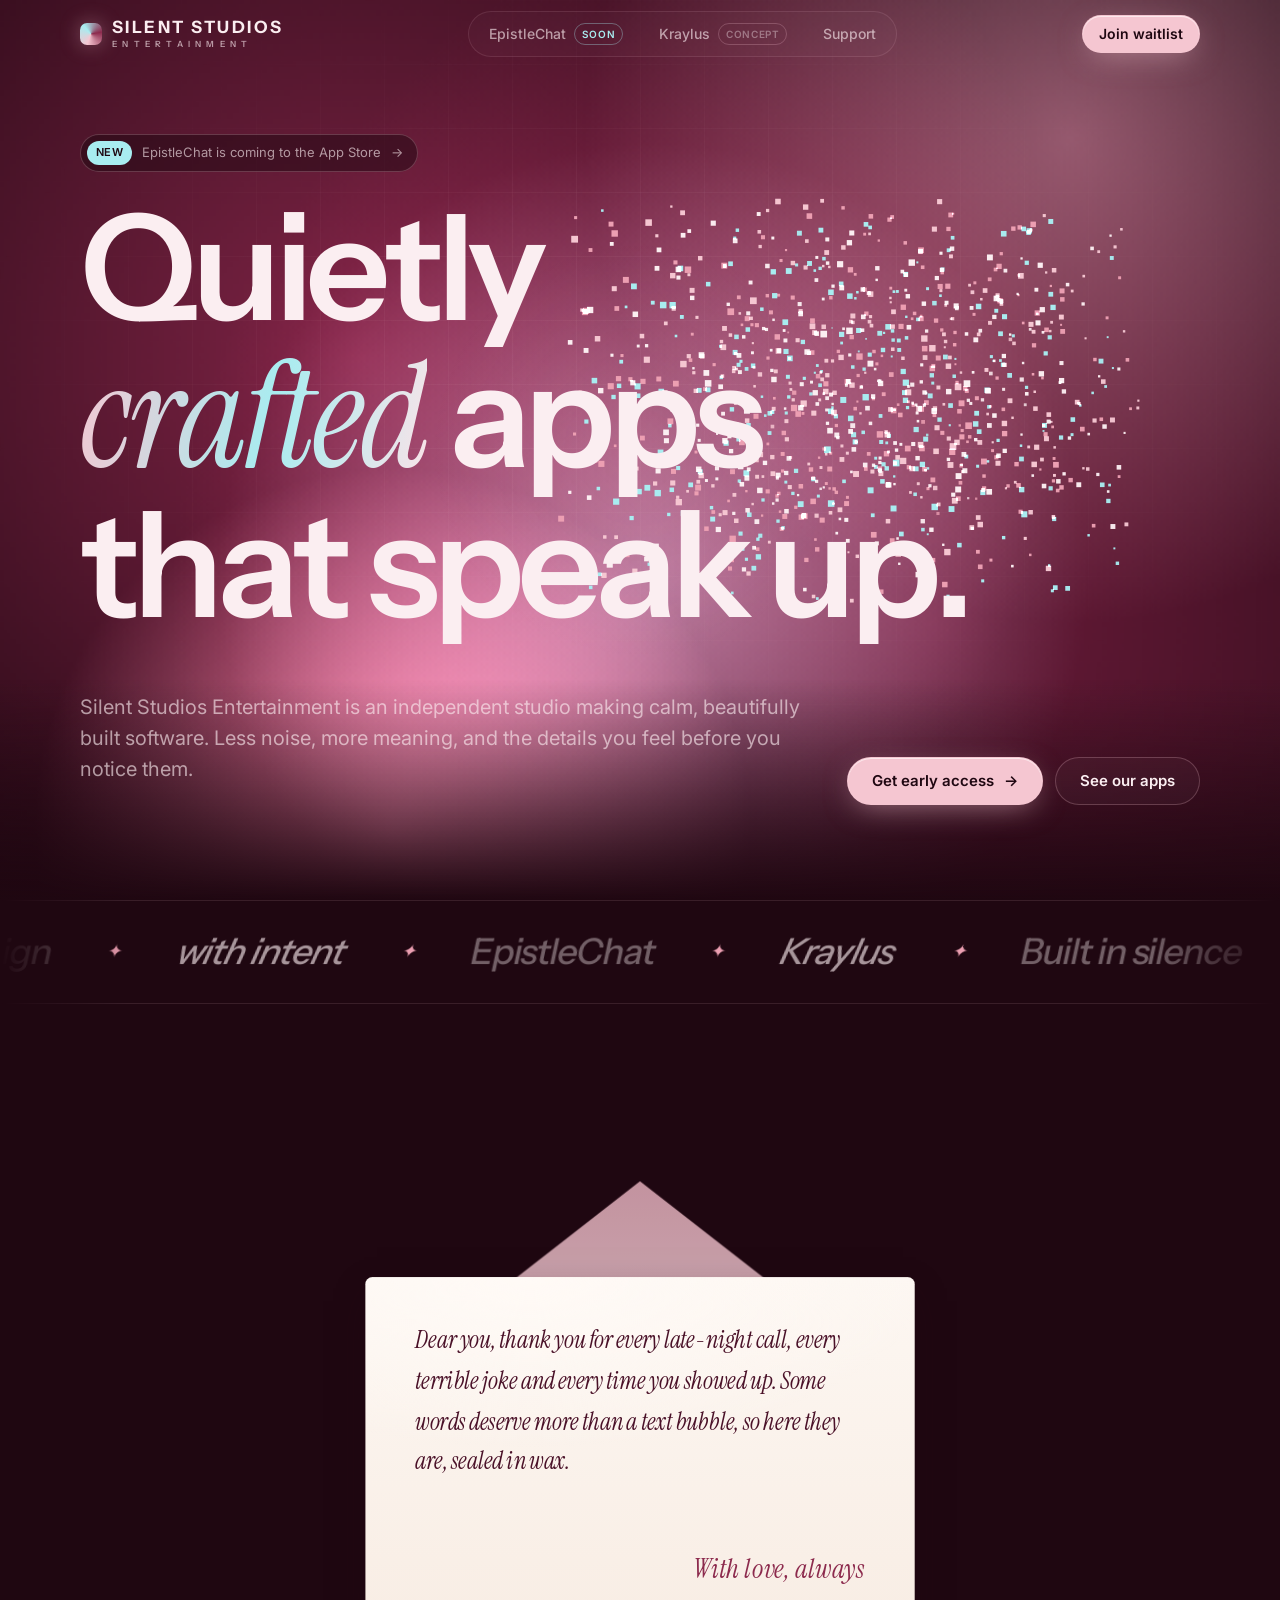
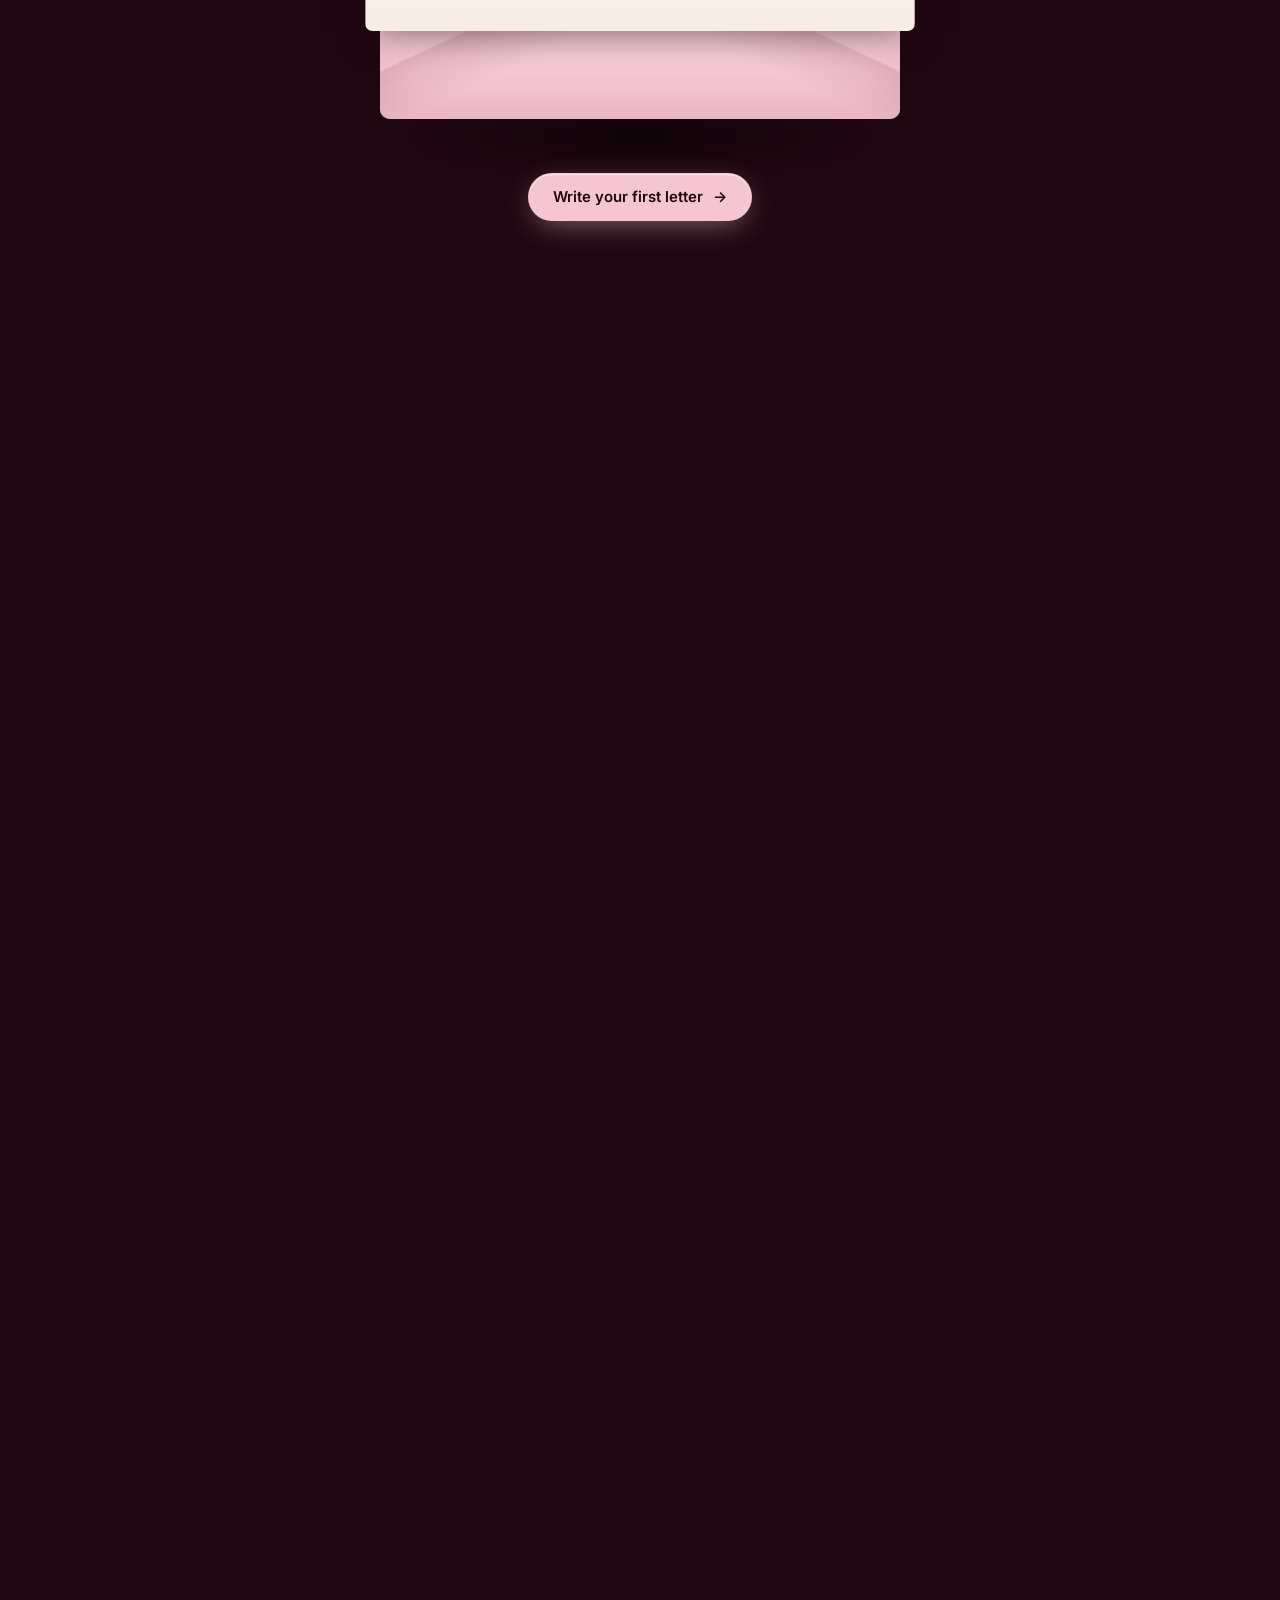
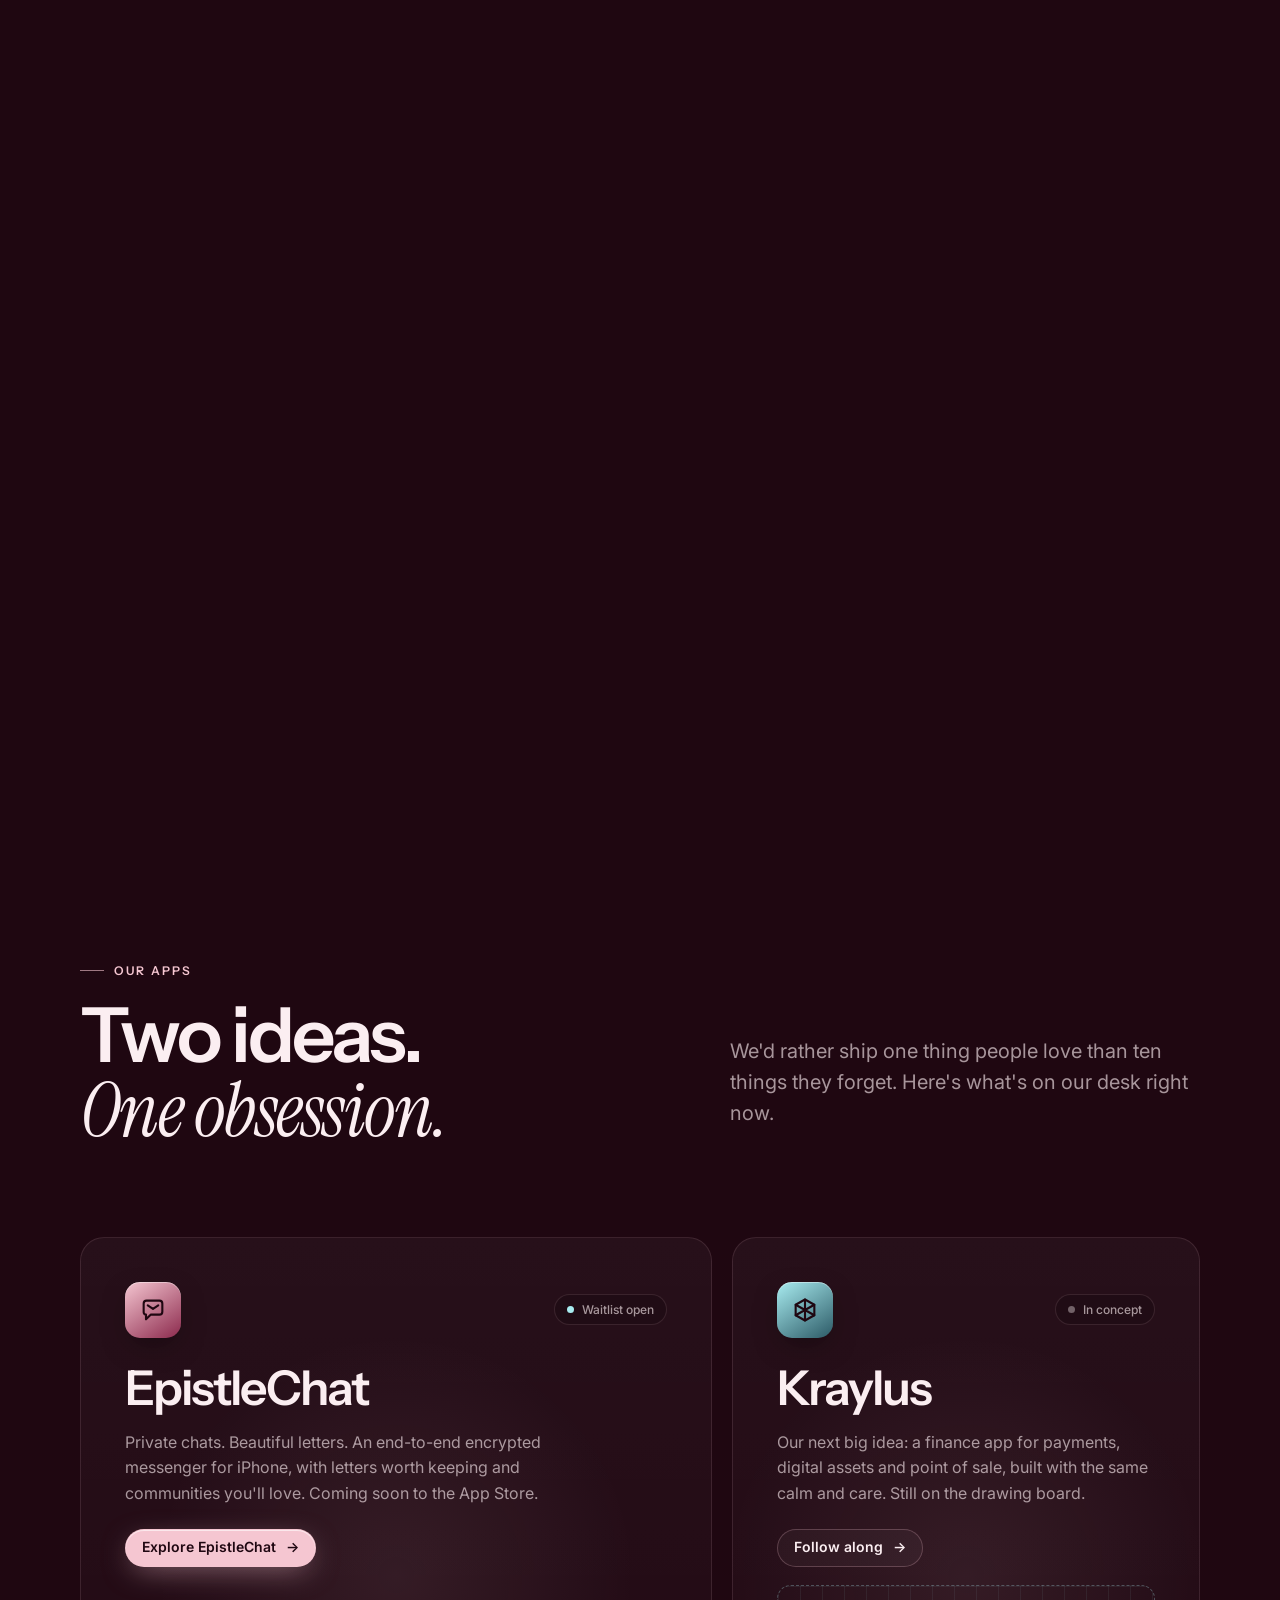
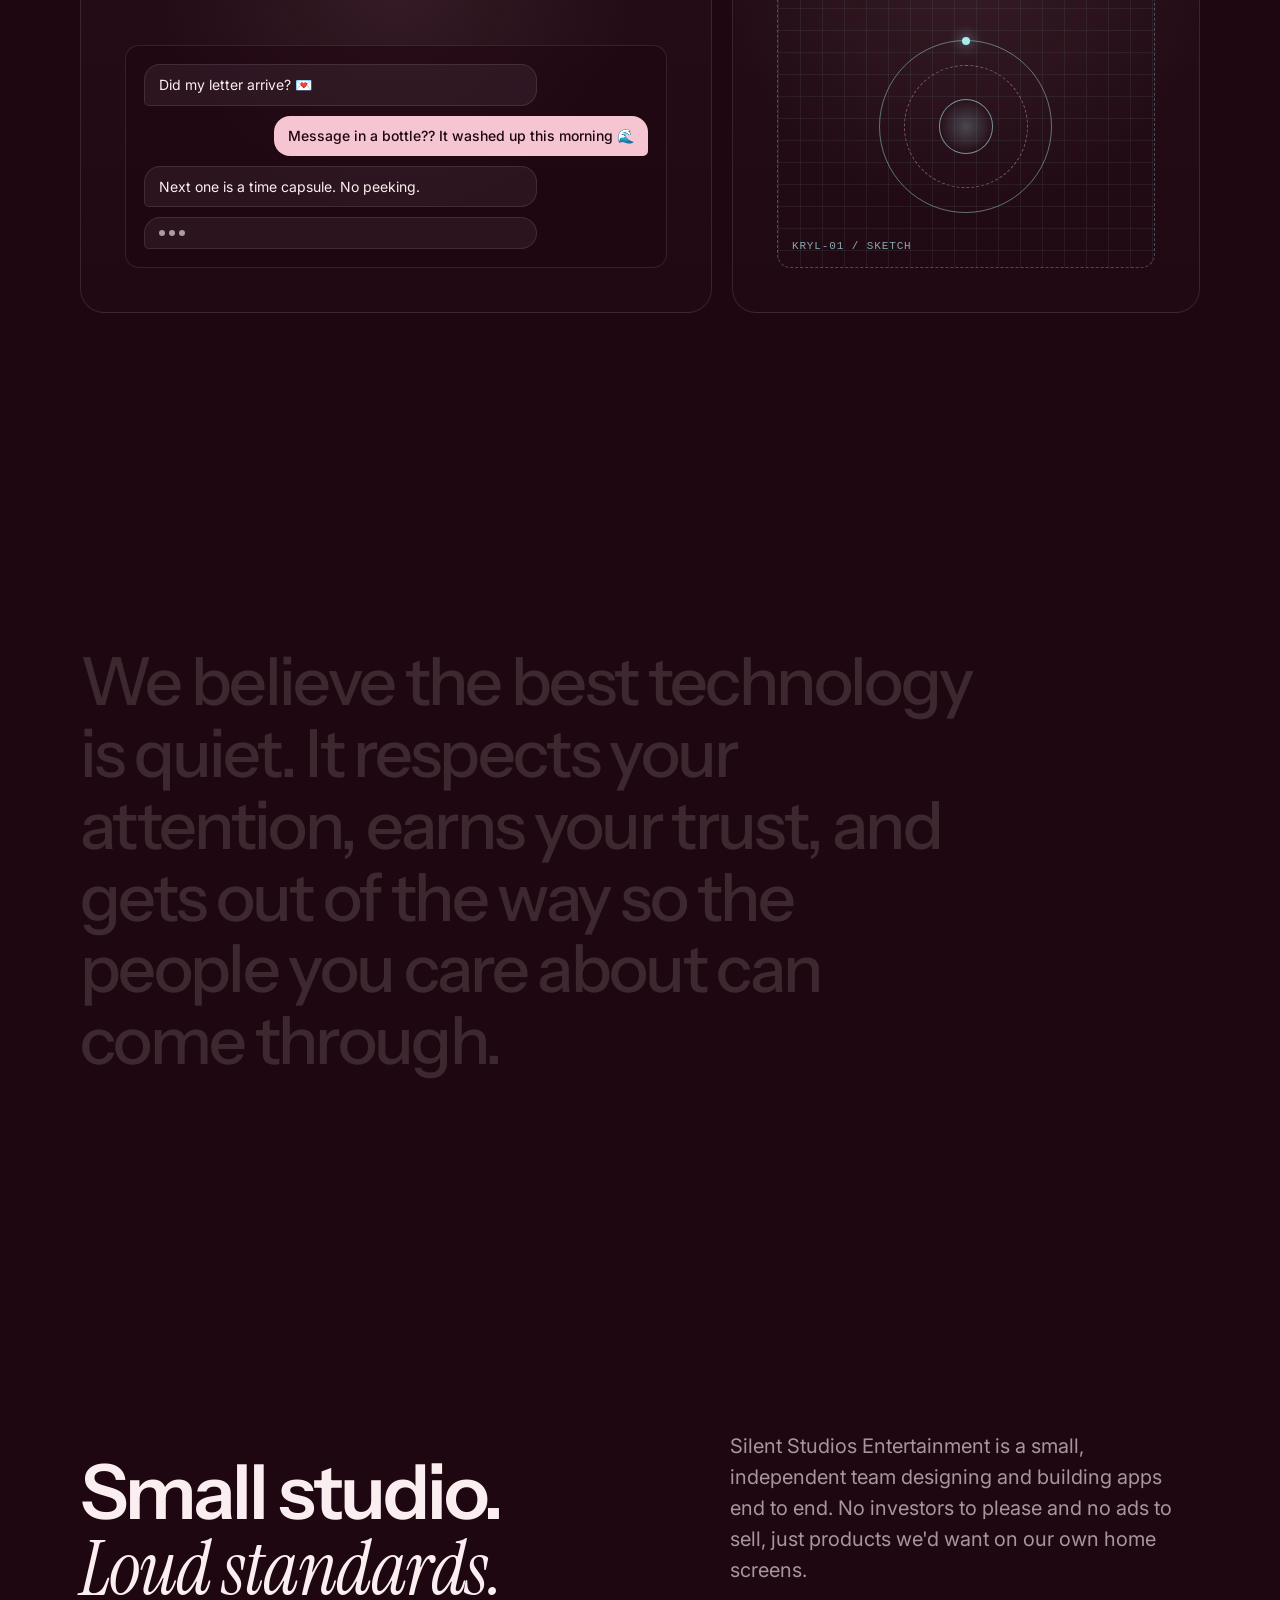
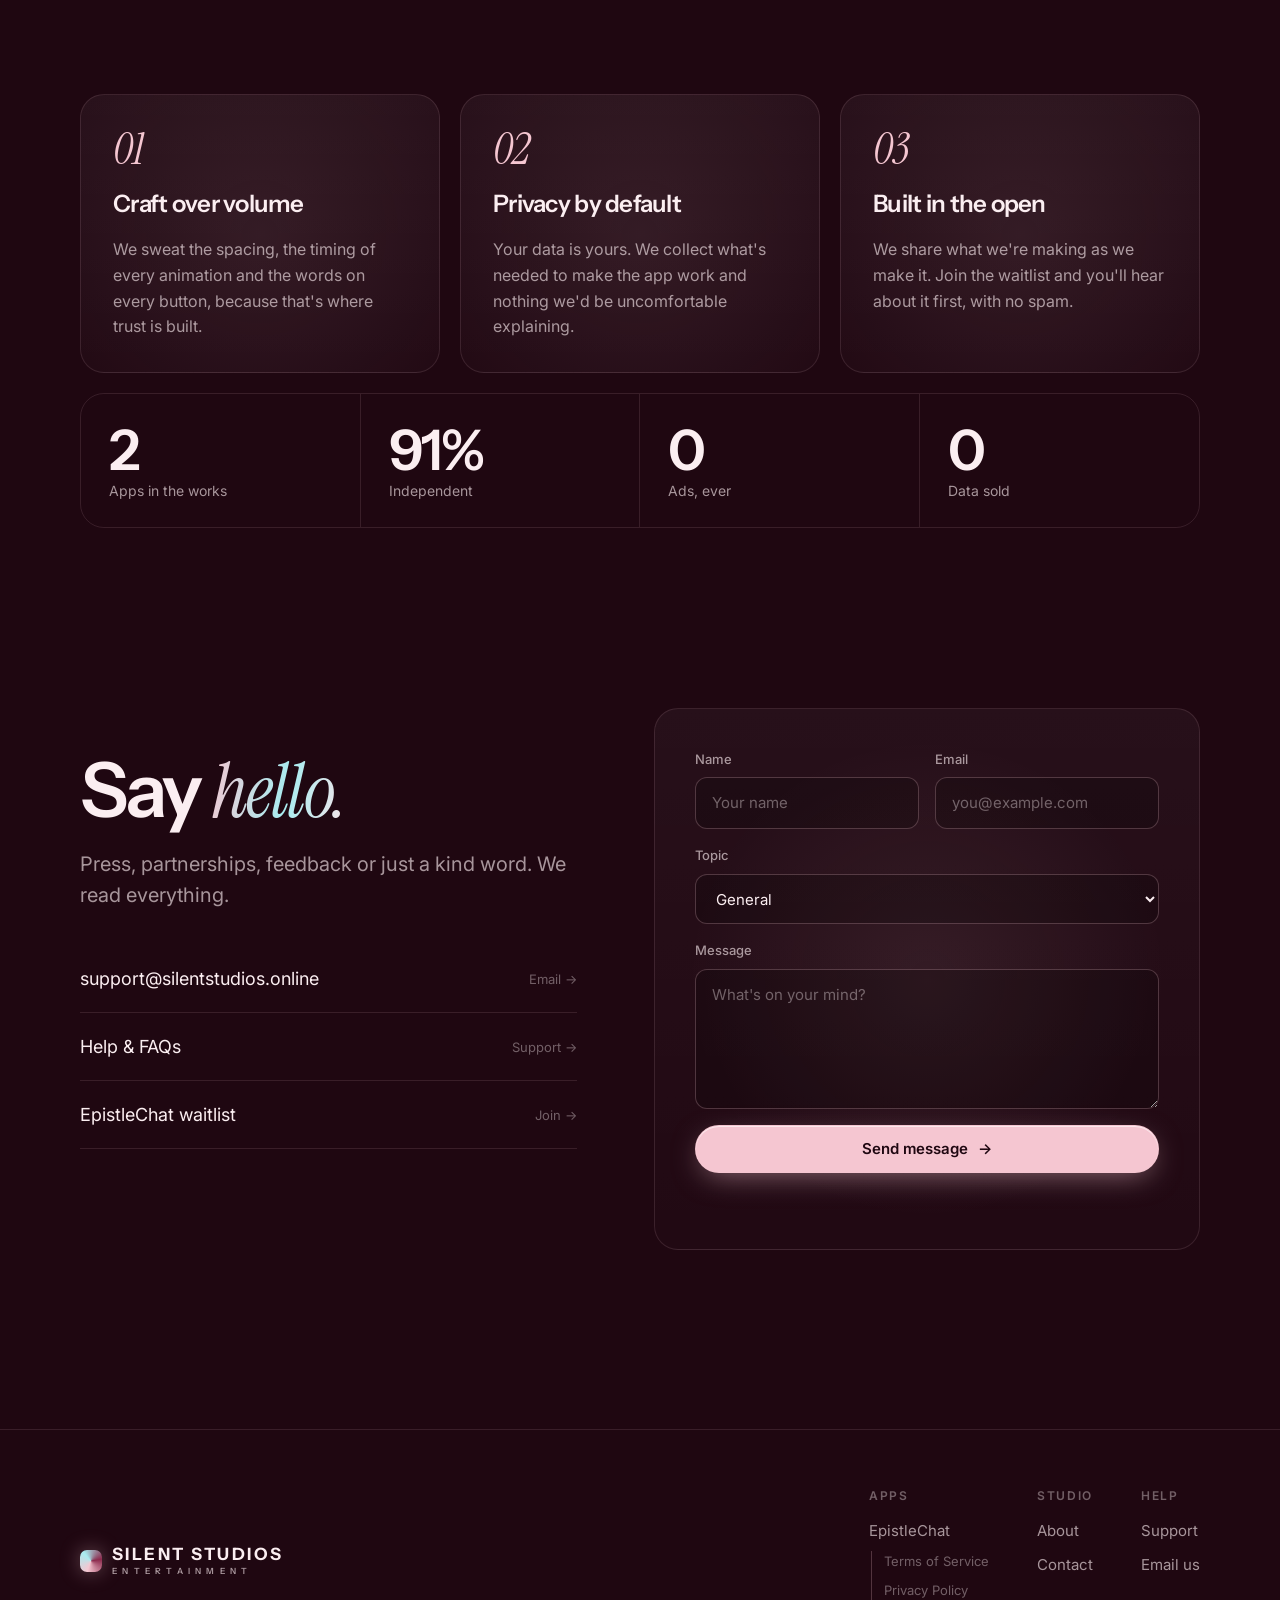
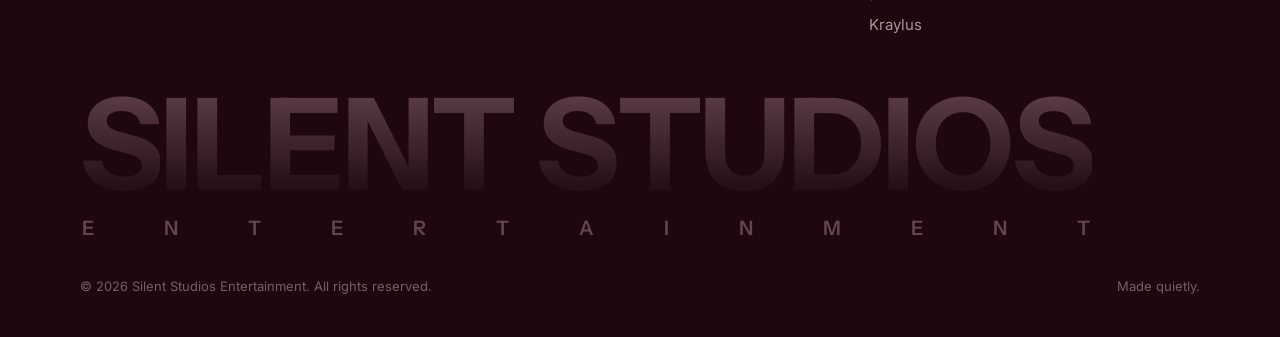
<file: index.html>
<!doctype html>
<html lang="en">
<head>
  <meta charset="utf-8" />
  <meta name="viewport" content="width=device-width, initial-scale=1" />
  <title>Silent Studios Entertainment — Quietly crafted apps</title>
  <meta name="description" content="Silent Studios Entertainment is an independent studio building calm, beautifully crafted apps. Home of EpistleChat and Kraylus." />
  <meta name="theme-color" content="#1f0711" />
  <link rel="icon" href="assets/favicon.svg" type="image/svg+xml" />
  <link rel="preconnect" href="https://fonts.googleapis.com" />
  <link rel="preconnect" href="https://fonts.gstatic.com" crossorigin />
  <link href="https://fonts.googleapis.com/css2?family=Inter:wght@400;500;600&family=Instrument+Sans:wght@500;600;700&family=Instrument+Serif:ital@0;1&display=swap" rel="stylesheet" />
  <link rel="stylesheet" href="assets/styles.css" />
  <script>document.documentElement.classList.add("cms-loading");setTimeout(function(){document.documentElement.classList.remove("cms-loading")},2500)</script>
</head>
<body data-page="home">
  <a class="skip-link" href="#main">Skip to content</a>

  <header class="site-header">
    <nav class="container nav" aria-label="Main">
      <a class="logo" href="index.html" aria-label="Silent Studios Entertainment home"><span class="logo-mark" aria-hidden="true"></span><span class="logo-name">SILENT STUDIOS<small>ENTERTAINMENT</small></span></a>
      <ul class="nav-links" id="nav-links">
        <li class="nav-pill" aria-hidden="true"></li>
        <li><a href="epistlechat.html">EpistleChat <span class="tag live">Soon</span></a></li>
        <li><a href="kraylus.html">Kraylus <span class="tag">Concept</span></a></li>
        <li><a href="support.html">Support</a></li>
      </ul>
      <a class="btn btn-primary btn-sm nav-cta" href="epistlechat.html#join" data-magnetic>Join waitlist</a>
      <button class="menu-toggle" aria-label="Open menu" aria-expanded="false" aria-controls="nav-links"><span></span><span></span></button>
    </nav>
  </header>

  <main id="main">
    <!-- ========== HERO ========== -->
    <section class="hero">
      <canvas class="hero-canvas" aria-hidden="true"></canvas>
      <div class="hero-grid" aria-hidden="true"></div>
      <div class="hero-fade" aria-hidden="true"></div>
      <canvas class="hero-particles" aria-hidden="true"></canvas>
      <div class="hero-shape-caption" aria-hidden="true"></div>

      <div class="container hero-inner">
        <a class="hero-badge fade-up" href="epistlechat.html#join">
          <b>NEW</b> <span data-c="home.hero_badge">EpistleChat is coming to the App Store</span> <span aria-hidden="true">→</span>
        </a>
        <h1 class="display">
          <span class="line"><span data-c="home.hero_line1">Quietly</span></span>
          <span class="line"><span><em class="gradient-text" data-c="home.hero_line2_italic">crafted</em> <span data-c="home.hero_line2">apps</span></span></span>
          <span class="line"><span data-c="home.hero_line3">that speak up.</span></span>
        </h1>
        <div class="hero-sub">
          <p class="lede fade-up d1" data-c="home.hero_intro">Silent Studios Entertainment is an independent studio making calm, beautifully built software. Less noise, more meaning, and the details you feel before you notice them.</p>
          <div class="hero-actions fade-up d2">
            <a class="btn btn-primary" href="epistlechat.html#join" data-magnetic>Get early access <span class="arrow" aria-hidden="true">→</span></a>
            <a class="btn btn-ghost" href="#work" data-magnetic>See our apps</a>
          </div>
        </div>
      </div>
      <div class="scroll-cue" aria-hidden="true">Scroll<i></i></div>
    </section>

    <!-- ========== MARQUEE ========== -->
    <div class="marquee" aria-hidden="true">
      <div class="marquee-track">
        <span>Design</span><span class="serif">with intent</span><span>EpistleChat</span><span class="serif">Kraylus</span><span>Built in silence</span><span class="serif">made to be felt</span><span>Independent</span><span class="serif">since day one</span>
        <span>Design</span><span class="serif">with intent</span><span>EpistleChat</span><span class="serif">Kraylus</span><span>Built in silence</span><span class="serif">made to be felt</span><span>Independent</span><span class="serif">since day one</span>
      </div>
    </div>

    <!-- ========== ENVELOPE SCROLL SCENE ========== -->
    <section class="envelope-scene" aria-label="EpistleChat letters">
      <div class="env-sticky">
        <div class="env-head">
          <span class="eyebrow" data-c="home.env_eyebrow">EpistleChat</span>
          <h2 class="section-title"><span data-c="home.env_title_1">Some words deserve</span><br /><span class="serif gradient-text" data-c="home.env_title_2">more than a bubble.</span></h2>
        </div>
        <div class="envelope">
          <div class="env-back"></div>
          <div class="letter">
            <p class="letter-text" data-c="home.letter_text">Dear you, thank you for every late-night call, every terrible joke and every time you showed up. Some words deserve more than a text bubble, so here they are, sealed in wax.</p>
            <p class="letter-sign" data-c="home.letter_sign">With love, always</p>
          </div>
          <div class="env-front"></div>
          <div class="env-flap"></div>
          <div class="seal" aria-hidden="true"><span class="half l">S</span><span class="half r">S</span></div>
        </div>
        <a class="btn btn-primary env-cta" href="epistlechat.html#join" data-magnetic><span data-c="home.env_cta">Write your first letter</span> <span class="arrow" aria-hidden="true">→</span></a>
      </div>
    </section>

    <!-- ========== PRODUCTS ========== -->
    <section class="section" id="work">
      <div class="container">
        <div class="section-head split">
          <div>
            <span class="eyebrow reveal">Our apps</span>
            <h2 class="section-title reveal" style="--delay:.08s">Two ideas.<br /><span class="serif">One obsession.</span></h2>
          </div>
          <p class="lede reveal" style="--delay:.16s" data-c="home.apps_intro">We'd rather ship one thing people love than ten things they forget. Here's what's on our desk right now.</p>
        </div>

        <div class="products">
          <article class="card product reveal">
            <div class="product-top">
              <div class="app-icon epistle" aria-hidden="true">
                <svg viewBox="0 0 24 24" fill="none" stroke="#1f0711" stroke-width="1.8" stroke-linecap="round" stroke-linejoin="round"><path d="M4 6.5A2.5 2.5 0 0 1 6.5 4h11A2.5 2.5 0 0 1 20 6.5v7a2.5 2.5 0 0 1-2.5 2.5H10l-4 4v-4h0A2 2 0 0 1 4 14Z"/><path d="m7.5 8 4.5 3 4.5-3"/></svg>
              </div>
              <span class="status"><i></i> <span data-c="home.epistle_status">Waitlist open</span></span>
            </div>
            <h3>EpistleChat</h3>
            <p data-c="home.epistle_card_text">Private chats. Beautiful letters. An end-to-end encrypted messenger for iPhone, with letters worth keeping and communities you'll love. Coming soon to the App Store.</p>
            <a class="btn btn-primary btn-sm" href="epistlechat.html" data-magnetic>Explore EpistleChat <span class="arrow" aria-hidden="true">→</span></a>
            <div class="mock" aria-hidden="true">
              <div class="bubble them">Did my letter arrive? 💌</div>
              <div class="bubble me">Message in a bottle?? It washed up this morning 🌊</div>
              <div class="bubble them">Next one is a time capsule. No peeking.</div>
              <div class="bubble them typing"><span></span><span></span><span></span></div>
            </div>
          </article>

          <article class="card product reveal" style="--delay:.12s">
            <div class="product-top">
              <div class="app-icon kraylus" aria-hidden="true">
                <svg viewBox="0 0 24 24" fill="none" stroke="#1f0711" stroke-width="1.8" stroke-linecap="round" stroke-linejoin="round"><path d="M12 3 20 7.5v9L12 21l-8-4.5v-9Z"/><path d="M12 3v18M4 7.5l16 9M20 7.5l-16 9"/></svg>
              </div>
              <span class="status idle"><i></i> <span data-c="home.kraylus_status">In concept</span></span>
            </div>
            <h3>Kraylus</h3>
            <p data-c="home.kraylus_card_text">Our next big idea: a finance app for payments, digital assets and point of sale, built with the same calm and care. Still on the drawing board.</p>
            <a class="btn btn-ghost btn-sm" href="kraylus.html" data-magnetic>Follow along <span class="arrow" aria-hidden="true">→</span></a>
            <div class="blueprint" aria-hidden="true">
              <div class="orb"><span class="dot"></span></div>
              <small>KRYL-01 / SKETCH</small>
            </div>
          </article>
        </div>
      </div>
    </section>

    <!-- ========== STATEMENT ========== -->
    <section class="statement">
      <div class="container">
        <p data-c-rich="home.statement">We believe the best technology is <span data-accent="accent">quiet.</span> It respects your attention, earns your trust, and <span data-accent="accent2">gets out of the way</span> so the people you care about can come through.</p>
      </div>
    </section>

    <!-- ========== ABOUT ========== -->
    <section class="section" id="about">
      <div class="container">
        <div class="section-head split">
          <div>
            <span class="eyebrow reveal">About us</span>
            <h2 class="section-title reveal" style="--delay:.08s">Small studio.<br /><span class="serif">Loud standards.</span></h2>
          </div>
          <p class="lede reveal" style="--delay:.16s" data-c="home.about_intro">Silent Studios Entertainment is a small, independent team designing and building apps end to end. No investors to please and no ads to sell, just products we'd want on our own home screens.</p>
        </div>

        <div class="about-grid" data-list="home.values">
          <article class="card value reveal">
            <span class="num">01</span>
            <h3>Craft over volume</h3>
            <p>We sweat the spacing, the timing of every animation and the words on every button, because that's where trust is built.</p>
          </article>
          <article class="card value reveal" style="--delay:.1s">
            <span class="num">02</span>
            <h3>Privacy by default</h3>
            <p>Your conversations are yours. We collect what's needed to make the app work and nothing we'd be uncomfortable explaining.</p>
          </article>
          <article class="card value reveal" style="--delay:.2s">
            <span class="num">03</span>
            <h3>Built in the open</h3>
            <p>We share what we're making as we make it. Join the waitlist and you'll hear about it first, with no spam.</p>
          </article>
        </div>

        <div class="stats reveal" data-list="home.stats">
          <div class="stat"><b data-count="2">0</b><span>Apps in the works</span></div>
          <div class="stat"><b data-count="100" data-suffix="%">0</b><span>Independent</span></div>
          <div class="stat"><b>0</b><span>Ads, ever</span></div>
          <div class="stat"><b>∞</b><span>Cups of coffee</span></div>
        </div>
      </div>
    </section>

    <!-- ========== CONTACT ========== -->
    <section class="section" id="contact" style="padding-top:0">
      <div class="container contact">
        <div>
          <span class="eyebrow reveal">Contact</span>
          <h2 class="section-title reveal" style="--delay:.08s">Say <span class="serif gradient-text">hello.</span></h2>
          <p class="lede reveal" style="--delay:.16s" data-c="home.contact_intro">Press, partnerships, feedback or just a kind word. We read everything.</p>
          <ul class="contact-list reveal" style="--delay:.22s">
            <li><a href="mailto:support@silentstudios.online">support@silentstudios.online <small>Email →</small></a></li>
            <li><a href="support.html">Help &amp; FAQs <small>Support →</small></a></li>
            <li><a href="epistlechat.html#join">EpistleChat waitlist <small>Join →</small></a></li>
          </ul>
        </div>

        <form class="card form reveal" id="contact-form" style="--delay:.12s" novalidate>
          <div class="row-2">
            <div class="field">
              <label for="c-name">Name</label>
              <input class="input" id="c-name" name="name" autocomplete="name" placeholder="Your name" required />
            </div>
            <div class="field">
              <label for="c-email">Email</label>
              <input class="input" id="c-email" name="email" type="email" autocomplete="email" placeholder="you@example.com" required />
            </div>
          </div>
          <div class="field">
            <label for="c-topic">Topic</label>
            <select class="select input" id="c-topic" name="topic">
              <option>General</option>
              <option>EpistleChat</option>
              <option>Kraylus</option>
              <option>Press</option>
              <option>Partnerships</option>
            </select>
          </div>
          <div class="field">
            <label for="c-msg">Message</label>
            <textarea class="textarea" id="c-msg" name="message" placeholder="What's on your mind?" required></textarea>
          </div>
          <button class="btn btn-primary" type="submit" data-magnetic>Send message <span class="arrow" aria-hidden="true">→</span></button>
          <p class="form-status" role="status" aria-live="polite"></p>
        </form>
      </div>
    </section>
  </main>

  <footer class="site-footer">
    <div class="container">
      <div class="footer-top">
        <a class="logo" href="index.html" aria-label="Silent Studios Entertainment home"><span class="logo-mark" aria-hidden="true"></span><span class="logo-name">SILENT STUDIOS<small>ENTERTAINMENT</small></span></a>
        <div class="footer-links">
          <div><h4>Apps</h4><a href="epistlechat.html">EpistleChat</a><span class="footer-sub"><a href="terms.html">Terms of Service</a><a href="privacy.html">Privacy Policy</a></span><a href="kraylus.html">Kraylus</a></div>
          <div><h4>Studio</h4><a href="index.html#about">About</a><a href="index.html#contact">Contact</a></div>
          <div><h4>Help</h4><a href="support.html">Support</a><a href="mailto:support@silentstudios.online">Email us</a></div>
        </div>
      </div>
      <div class="footer-mark" aria-hidden="true">
        <p class="footer-word">SILENT&nbsp;STUDIOS</p>
        <p class="footer-ent"><span>E</span><span>N</span><span>T</span><span>E</span><span>R</span><span>T</span><span>A</span><span>I</span><span>N</span><span>M</span><span>E</span><span>N</span><span>T</span></p>
      </div>
      <div class="footer-bottom"><span>© <span data-year></span> Silent Studios Entertainment. All rights reserved.</span><span data-c-tagline>Made quietly.</span></div>
    </div>
  </footer>

  <script src="assets/content.js"></script>
  <script src="assets/main.js"></script>
  <script src="assets/fx.js"></script>
</body>
</html>
</file>
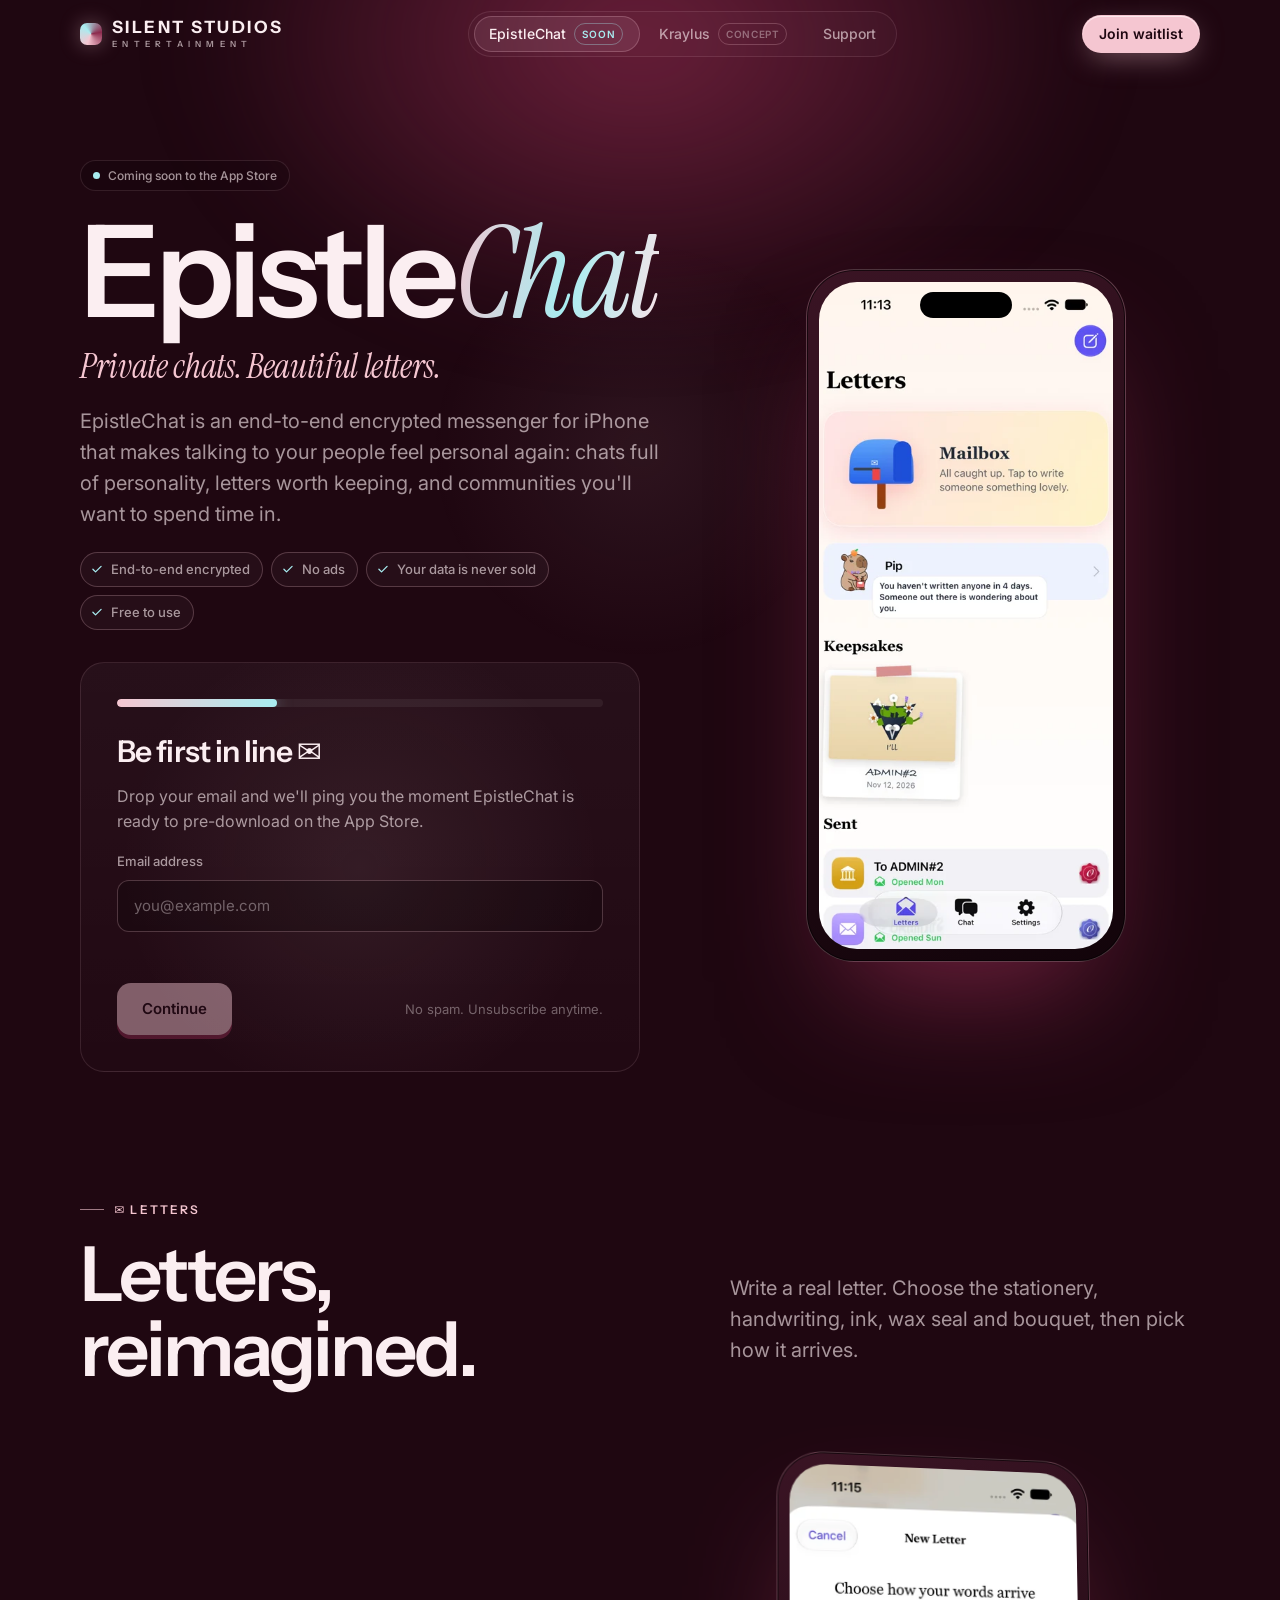
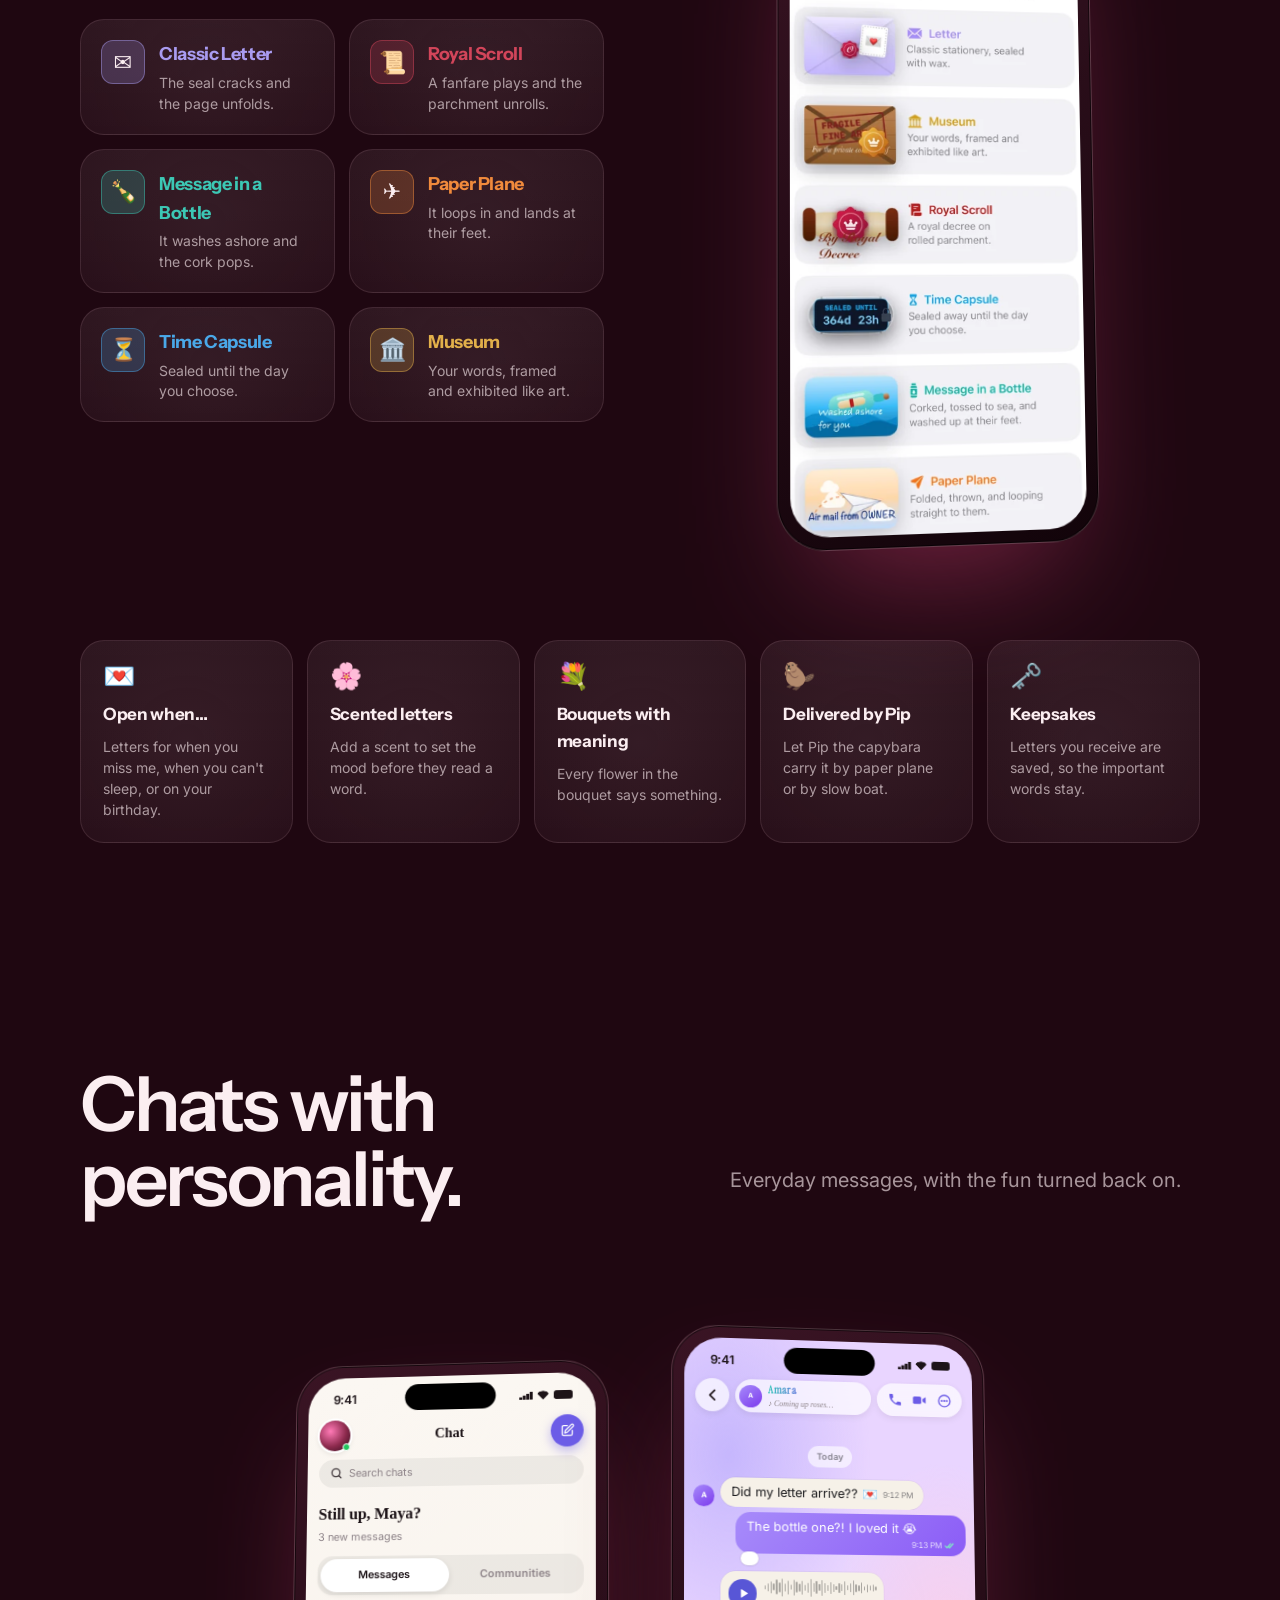
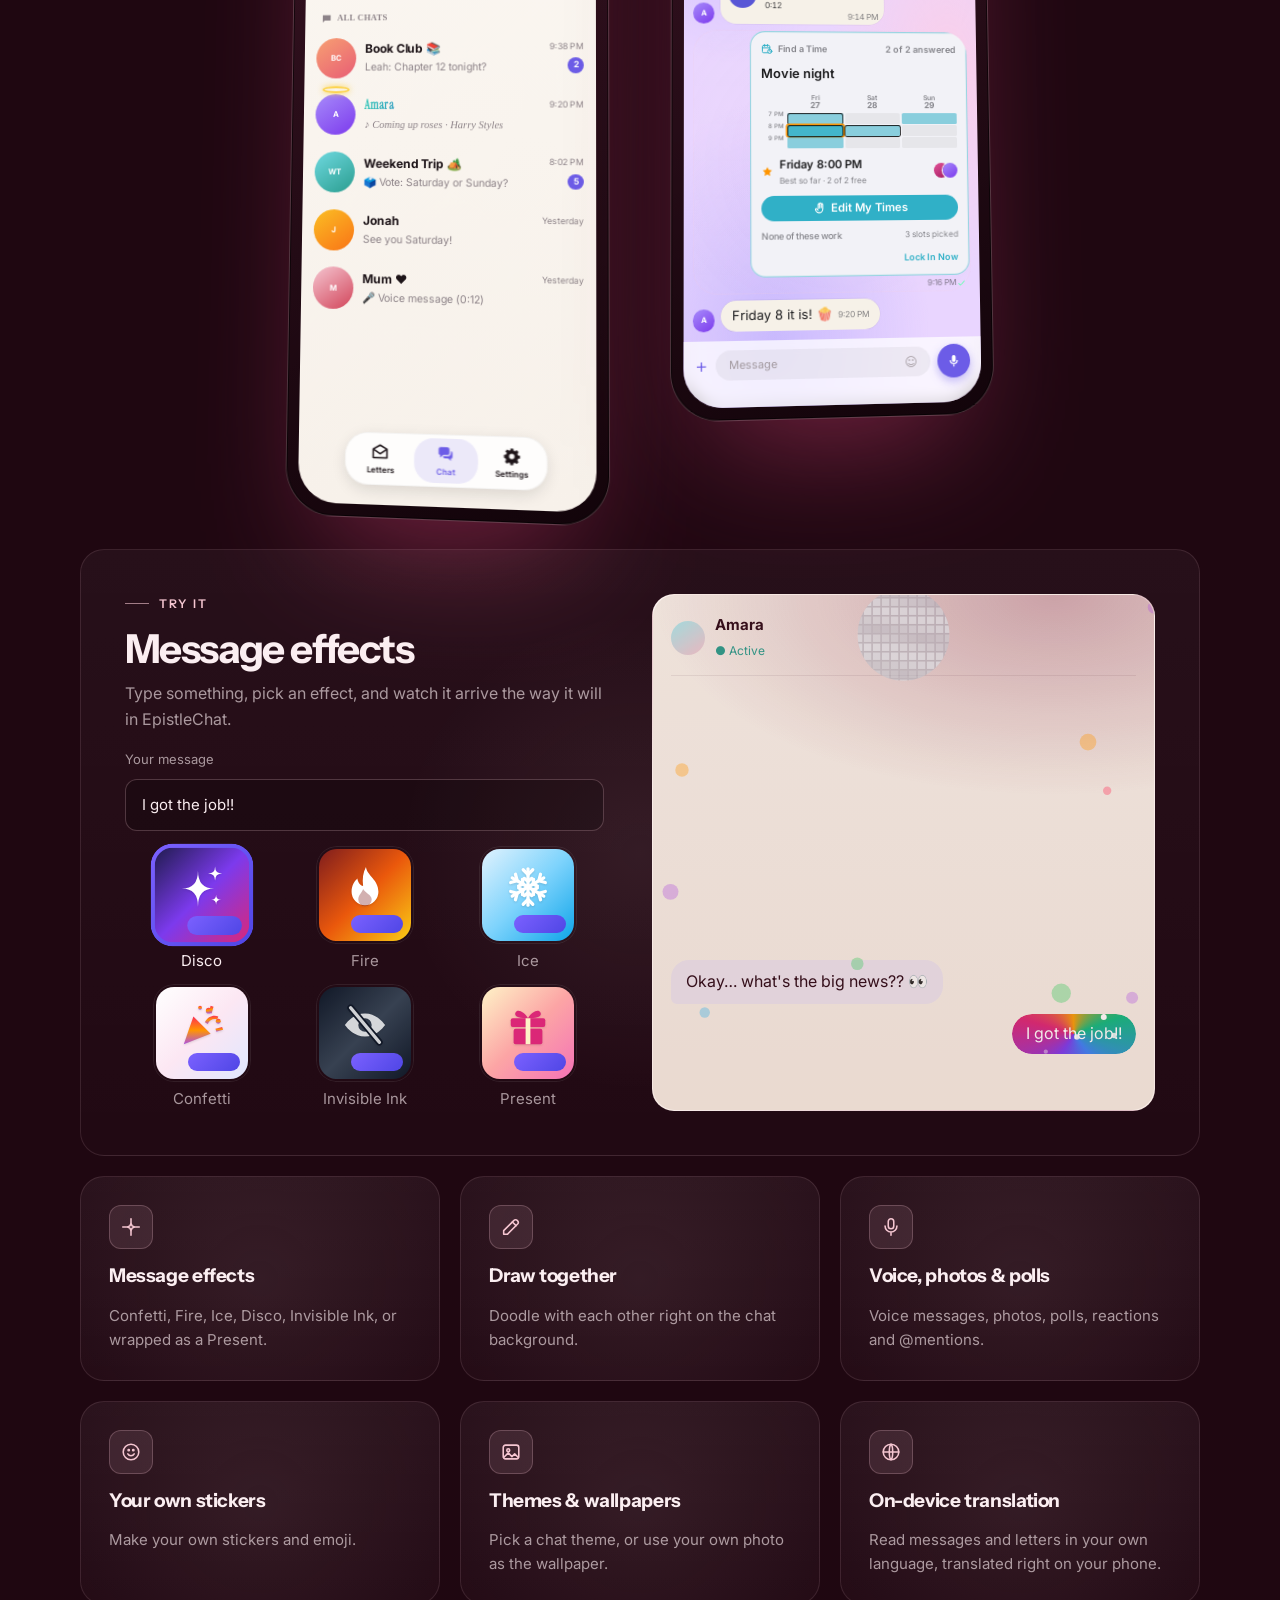
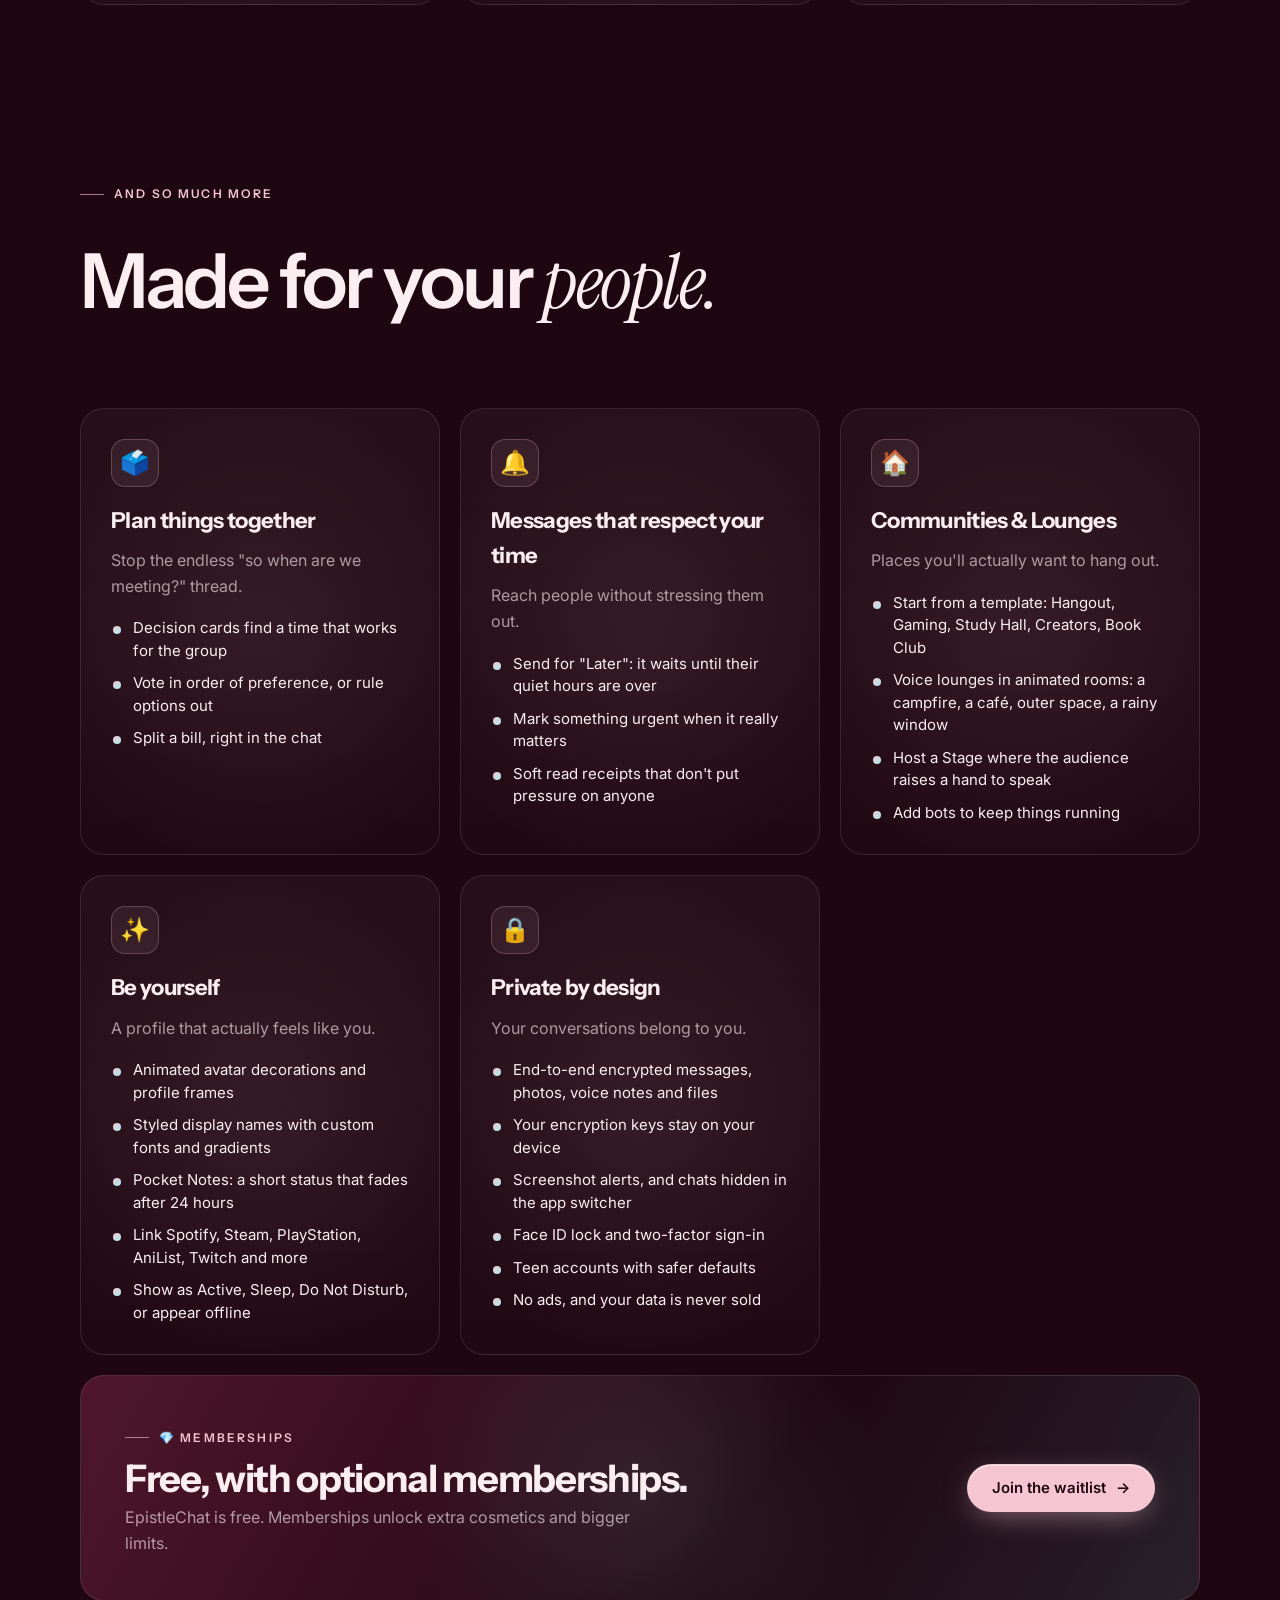
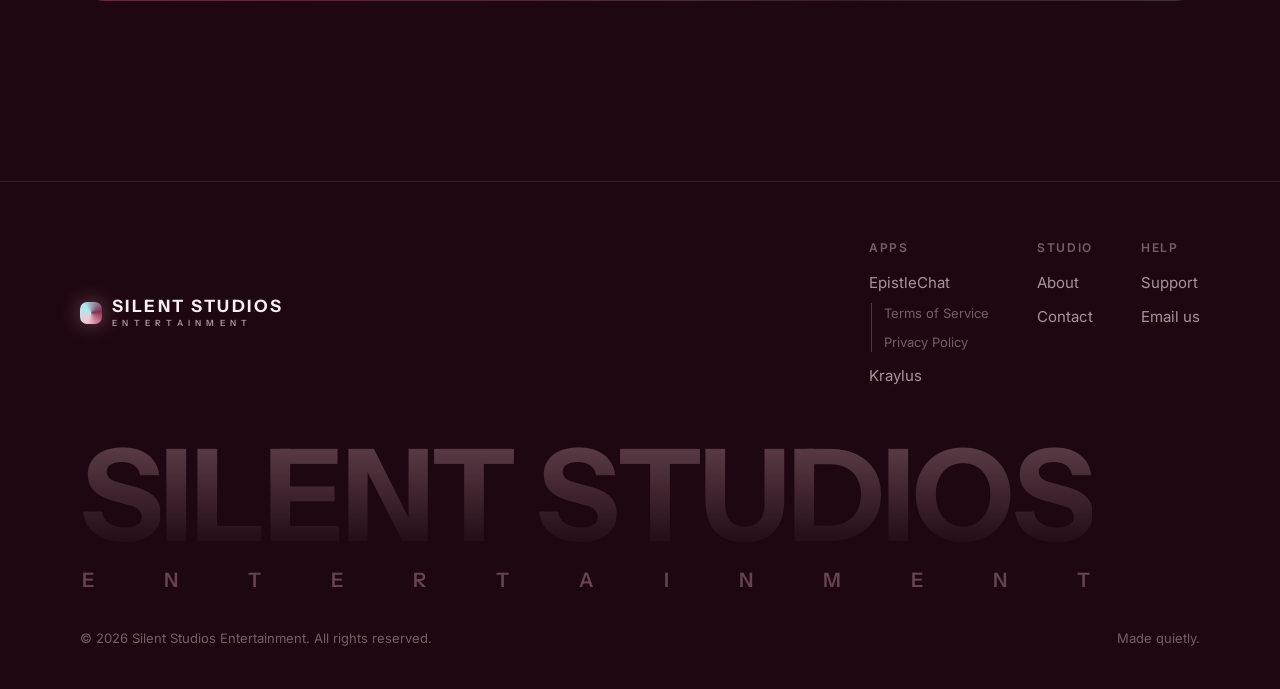
<file: epistlechat.html>
<!doctype html>
<html lang="en">
<head>
  <meta charset="utf-8" />
  <meta name="viewport" content="width=device-width, initial-scale=1" />
  <title>EpistleChat — Join the waitlist · Silent Studios Entertainment</title>
  <meta name="description" content="EpistleChat: private chats, beautiful letters. An end-to-end encrypted messenger for iPhone with letters worth keeping and communities you'll love. Join the waitlist." />
  <meta name="theme-color" content="#1f0711" />
  <link rel="icon" href="assets/favicon.svg" type="image/svg+xml" />
  <link rel="preconnect" href="https://fonts.googleapis.com" />
  <link rel="preconnect" href="https://fonts.gstatic.com" crossorigin />
  <link href="https://fonts.googleapis.com/css2?family=Inter:wght@400;500;600&family=Instrument+Sans:wght@500;600;700&family=Instrument+Serif:ital@0;1&display=swap" rel="stylesheet" />
  <link rel="stylesheet" href="assets/styles.css" />
  <script>document.documentElement.classList.add("cms-loading");setTimeout(function(){document.documentElement.classList.remove("cms-loading")},2500)</script>
</head>
<body data-page="epistlechat">
  <a class="skip-link" href="#main">Skip to content</a>

  <header class="site-header">
    <nav class="container nav" aria-label="Main">
      <a class="logo" href="index.html" aria-label="Silent Studios Entertainment home"><span class="logo-mark" aria-hidden="true"></span><span class="logo-name">SILENT STUDIOS<small>ENTERTAINMENT</small></span></a>
      <ul class="nav-links" id="nav-links">
        <li class="nav-pill" aria-hidden="true"></li>
        <li><a href="epistlechat.html" aria-current="page">EpistleChat <span class="tag live">Soon</span></a></li>
        <li><a href="kraylus.html">Kraylus <span class="tag">Concept</span></a></li>
        <li><a href="support.html">Support</a></li>
      </ul>
      <a class="btn btn-primary btn-sm nav-cta" href="epistlechat.html#join" data-magnetic>Join waitlist</a>
      <button class="menu-toggle" aria-label="Open menu" aria-expanded="false" aria-controls="nav-links"><span></span><span></span></button>
    </nav>
  </header>

  <main id="main">
    <section class="page-hero">
      <div class="glow" aria-hidden="true"></div>
      <div class="container epistle-layout">
        <div>
          <span class="status fade-up"><i></i> <span data-c="epistlechat.status">Coming soon to the App Store</span></span>
          <h1 class="display fade-up d1">Epistle<span class="serif gradient-text">Chat</span></h1>
          <p class="tagline fade-up d1" data-c="epistlechat.tagline">Private chats. Beautiful letters.</p>
          <p class="lede fade-up d2" data-c="epistlechat.intro">EpistleChat is an end-to-end encrypted messenger for iPhone that makes talking to your people feel personal again: chats full of personality, letters worth keeping, and communities you&#x27;ll want to spend time in.</p>
          <ul class="highlights fade-up d2" data-list="epistlechat.highlights"><li><svg viewBox="0 0 24 24" fill="none" stroke="currentColor" stroke-width="2.2" stroke-linecap="round" stroke-linejoin="round"><path d="m5 12.5 4.5 4.5L19 7.5"/></svg>End-to-end encrypted</li><li><svg viewBox="0 0 24 24" fill="none" stroke="currentColor" stroke-width="2.2" stroke-linecap="round" stroke-linejoin="round"><path d="m5 12.5 4.5 4.5L19 7.5"/></svg>No ads</li><li><svg viewBox="0 0 24 24" fill="none" stroke="currentColor" stroke-width="2.2" stroke-linecap="round" stroke-linejoin="round"><path d="m5 12.5 4.5 4.5L19 7.5"/></svg>Your data is never sold</li><li><svg viewBox="0 0 24 24" fill="none" stroke="currentColor" stroke-width="2.2" stroke-linecap="round" stroke-linejoin="round"><path d="m5 12.5 4.5 4.5L19 7.5"/></svg>Free to use</li></ul>

          <div class="card waitlist fade-up d3" id="join" data-waitlist style="margin-top:32px">
            <div class="wl-progress" aria-hidden="true"><span></span></div>

            <!-- Step 1: email -->
            <form class="wl-step active" id="wl-step-email" novalidate>
              <p class="wl-invited" id="wl-invited" hidden></p>
              <h3 data-c="epistlechat.waitlist_title">Be first in line ✉️</h3>
              <p data-c="epistlechat.waitlist_text">Drop your email and we'll ping you the moment EpistleChat is ready to pre-download on the App Store.</p>
              <div class="field">
                <label for="wl-email">Email address</label>
                <input class="input" id="wl-email" name="email" type="email" autocomplete="email" inputmode="email" placeholder="you@example.com" required />
              </div>
              <p class="form-status err" id="wl-error" role="alert"></p>
              <div class="wl-actions">
                <button class="btn btn-chunky" id="wl-email-next" type="submit" disabled>Continue</button>
                <span class="form-note">No spam. Unsubscribe anytime.</span>
              </div>
            </form>

            <!-- Step 2: device -->
            <div class="wl-step" role="group" aria-labelledby="wl-device-title">
              <h3 id="wl-device-title">Which phone do you use?</h3>
              <p>EpistleChat is launching on iOS first, with Android to follow.</p>
              <div class="choices">
                <button class="choice" type="button" data-value="ios" aria-pressed="false">
                  <span class="choice-badge first">Launches first</span>
                  <svg viewBox="0 0 24 24" fill="none" stroke="currentColor" stroke-width="1.6"><rect x="7" y="2.5" width="10" height="19" rx="2.5"/><path d="M10.5 4.5h3"/></svg>
                  <b>iOS</b><span>iPhone, on the App Store</span>
                </button>
                <button class="choice" type="button" data-value="android" aria-pressed="false">
                  <span class="choice-badge">Coming later</span>
                  <svg viewBox="0 0 24 24" fill="none" stroke="currentColor" stroke-width="1.6"><path d="M5 10a7 7 0 0 1 14 0v7H5Z"/><path d="M7 4l1.5 2.5M17 4l-1.5 2.5"/><circle cx="9.5" cy="11.5" r=".6" fill="currentColor"/><circle cx="14.5" cy="11.5" r=".6" fill="currentColor"/></svg>
                  <b>Android</b><span>We'll tell you when it's ready</span>
                </button>
              </div>
              <p class="form-status err" id="wl-error-2" role="alert"></p>
              <div class="wl-actions">
                <button class="link-btn" id="wl-back" type="button">← Back</button>
                <button class="btn btn-chunky" id="wl-submit" type="button" disabled>Join the waitlist</button>
              </div>
            </div>

            <!-- Step 3: done -->
            <div class="wl-step" aria-live="polite">
              <div class="success-mark"><svg viewBox="0 0 24 24" fill="none" stroke="currentColor" stroke-width="2.4" stroke-linecap="round" stroke-linejoin="round"><path d="m5 12.5 4.5 4.5L19 7.5"/></svg></div>
              <h3>You're on the list!</h3>
              <p>We'll email <b id="wl-done-email"></b> <span id="wl-done-text">as soon as EpistleChat is available to pre-download on the App Store.</span></p>

              <div class="wl-referral">
                <p class="wl-ref-title">💐 Invite 3 friends to unlock the <b>Founding Member bouquet</b> &amp; skip the line</p>
                <div class="wl-ref-meter" id="wl-ref-meter" hidden>
                  <div class="wl-ref-dots" aria-hidden="true"><i></i><i></i><i></i></div>
                  <span id="wl-ref-count">0 of 3 friends joined</span>
                </div>
                <div class="wl-ref-link">
                  <input class="input" id="wl-ref-url" type="text" readonly aria-label="Your referral link" />
                  <button class="btn btn-chunky btn-sm" id="wl-ref-copy" type="button">Copy</button>
                </div>
                <div class="wl-share" role="group" aria-label="Share your invite">
                  <button class="wl-share-btn" type="button" data-share="stories"><span aria-hidden="true">📸</span>Stories</button>
                  <button class="wl-share-btn" type="button" data-share="x"><span aria-hidden="true">𝕏</span>Post</button>
                  <button class="wl-share-btn" type="button" data-share="imessage"><span aria-hidden="true">💬</span>iMessage</button>
                  <button class="wl-share-btn" type="button" data-share="whatsapp"><span aria-hidden="true">🟢</span>WhatsApp</button>
                </div>
                <p class="form-note" id="wl-share-note" role="status"></p>
              </div>

              <a class="btn btn-ghost btn-sm" href="index.html" style="justify-self:start">Back to Silent Studios</a>
            </div>

            <p class="form-note" id="wl-demo" hidden style="margin-top:16px">Demo mode: signups are only saved in this browser until a form endpoint is connected.</p>
          </div>
        </div>

        <div class="phone fade-up d2">
          <div class="phone-screen"><div class="phone-notch" aria-hidden="true"></div><img data-c-src="epistlechat.hero_screenshot" src="assets/epistle/letters.webp" width="440" height="956" alt="EpistleChat Letters screen showing the Mailbox, Pip the capybara, a Keepsakes photo and sent letters" /></div>
        </div>
      </div>
    </section>

    <!-- ========== LETTERS ========== -->
    <section class="section" style="padding-top:40px">
      <div class="container">
        <div class="section-head split">
          <div>
            <span class="eyebrow reveal">✉️ Letters</span>
            <h2 class="section-title reveal" style="--delay:.08s" data-c="epistlechat.letters_title">Letters, reimagined.</h2>
          </div>
          <p class="lede reveal" style="--delay:.16s" data-c="epistlechat.letters_intro">Write a real letter. Choose the stationery, handwriting, ink, wax seal and bouquet, then pick how it arrives.</p>
        </div>

        <div class="epistle-layout" style="align-items:center">
          <div class="styles-grid" data-list="epistlechat.styles">
            <article class="card style-card reveal" style="--tint:#a99bf0;--delay:0.00s"><span class="sw">✉️</span><div><h3>Classic Letter</h3><p>The seal cracks and the page unfolds.</p></div></article>
            <article class="card style-card reveal" style="--tint:#d2455a;--delay:0.05s"><span class="sw">📜</span><div><h3>Royal Scroll</h3><p>A fanfare plays and the parchment unrolls.</p></div></article>
            <article class="card style-card reveal" style="--tint:#3cc7b4;--delay:0.10s"><span class="sw">🍾</span><div><h3>Message in a Bottle</h3><p>It washes ashore and the cork pops.</p></div></article>
            <article class="card style-card reveal" style="--tint:#f08a3c;--delay:0.15s"><span class="sw">✈️</span><div><h3>Paper Plane</h3><p>It loops in and lands at their feet.</p></div></article>
            <article class="card style-card reveal" style="--tint:#4aa8e8;--delay:0.20s"><span class="sw">⏳</span><div><h3>Time Capsule</h3><p>Sealed until the day you choose.</p></div></article>
            <article class="card style-card reveal" style="--tint:#e2b04a;--delay:0.25s"><span class="sw">🏛️</span><div><h3>Museum</h3><p>Your words, framed and exhibited like art.</p></div></article>
          </div>
          <div class="phone reveal" style="--ry:8deg">
            <div class="phone-screen"><img data-c-src="epistlechat.letters_screenshot" src="assets/epistle/new-letter.webp" width="440" height="956" loading="lazy" alt="New Letter screen listing the delivery styles" /></div>
          </div>
        </div>

        <div class="extras" data-list="epistlechat.letter_extras">
          <article class="card extra reveal" style="--delay:0.00s"><span class="extra-emoji">💌</span><h3>Open when…</h3><p>Letters for when you miss me, when you can&#x27;t sleep, or on your birthday.</p></article>
          <article class="card extra reveal" style="--delay:0.06s"><span class="extra-emoji">🌸</span><h3>Scented letters</h3><p>Add a scent to set the mood before they read a word.</p></article>
          <article class="card extra reveal" style="--delay:0.12s"><span class="extra-emoji">💐</span><h3>Bouquets with meaning</h3><p>Every flower in the bouquet says something.</p></article>
          <article class="card extra reveal" style="--delay:0.18s"><span class="extra-emoji">🦫</span><h3>Delivered by Pip</h3><p>Let Pip the capybara carry it by paper plane or by slow boat.</p></article>
          <article class="card extra reveal" style="--delay:0.24s"><span class="extra-emoji">🗝️</span><h3>Keepsakes</h3><p>Letters you receive are saved, so the important words stay.</p></article>
        </div>
      </div>
    </section>

    <!-- ========== CHAT ========== -->
    <section class="section" style="padding-top:0">
      <div class="container">
        <div class="section-head split">
          <div>
            <span class="eyebrow reveal">💬 Chat</span>
            <h2 class="section-title reveal" style="--delay:.08s" data-c="epistlechat.chat_title">Chats with personality.</h2>
          </div>
          <p class="lede reveal" style="--delay:.16s" data-c="epistlechat.chat_intro">Everyday messages, with the fun turned back on.</p>
        </div>

        <div class="phone-pair">
          <!-- Chat list (recreated app screen) -->
          <div class="phone reveal" style="--ry:-6deg">
            <div class="phone-screen">
              <div class="app-mock" role="img" aria-label="EpistleChat chat list showing Messages and Communities tabs and recent conversations">
                <div class="am-status"><b>9:41</b><span class="am-icons"><i class="sig"></i><i class="wifi"></i><i class="bat"></i></span></div>
                <div class="am-head">
                  <span class="am-me"></span>
                  <h4>Chat</h4>
                  <span class="am-compose"><svg viewBox="0 0 24 24" fill="none" stroke="currentColor" stroke-width="2" stroke-linecap="round" stroke-linejoin="round"><path d="M12 4H6a2 2 0 0 0-2 2v12a2 2 0 0 0 2 2h12a2 2 0 0 0 2-2v-6"/><path d="M18.4 2.6a2 2 0 0 1 3 3L12 15l-4 1 1-4Z"/></svg></span>
                </div>
                <div class="am-search"><svg viewBox="0 0 24 24" fill="none" stroke="currentColor" stroke-width="2.2" stroke-linecap="round"><circle cx="11" cy="11" r="7"/><path d="m20 20-3.5-3.5"/></svg>Search chats</div>
                <div class="am-greet"><h5>Still up, Maya?</h5><p>3 new messages</p></div>
                <div class="am-seg"><span class="on">Messages</span><span>Communities</span></div>
                <div class="am-label"><svg viewBox="0 0 24 24" fill="currentColor"><path d="M4 5h16v11H8l-4 4Z"/></svg>ALL CHATS</div>
                <ul class="am-list">
                  <li style="--i:0"><span class="av" style="--a:#f7a072;--b:#e85d75">BC</span><div><b>Book Club 📚</b><p>Leah: Chapter 12 tonight?</p></div><time>9:38 PM<em>2</em></time></li>
                  <li style="--i:1"><span class="av halo" style="--a:#a78bfa;--b:#7c3aed">A</span><div><b class="fancy">Amara</b><p class="np">♪ Coming up roses · Harry Styles</p></div><time>9:20 PM</time></li>
                  <li style="--i:2"><span class="av" style="--a:#6fd9e0;--b:#2a9d8f">WT</span><div><b>Weekend Trip 🏕️</b><p>🗳️ Vote: Saturday or Sunday?</p></div><time>8:02 PM<em>5</em></time></li>
                  <li style="--i:3"><span class="av" style="--a:#fbbf24;--b:#f97316">J</span><div><b>Jonah</b><p>See you Saturday!</p></div><time>Yesterday</time></li>
                  <li style="--i:4"><span class="av" style="--a:#f5c6d1;--b:#d2455a">M</span><div><b>Mum ❤️</b><p>🎤 Voice message (0:12)</p></div><time>Yesterday</time></li>
                </ul>
                <nav class="am-tabs">
                  <span><svg viewBox="0 0 24 24" fill="none" stroke="currentColor" stroke-width="2" stroke-linejoin="round"><path d="M3 8v11h18V8l-9-5Z"/><path d="m3 8 9 6 9-6"/></svg>Letters</span>
                  <span class="on"><svg viewBox="0 0 24 24" fill="currentColor"><path d="M3 5.5A2.5 2.5 0 0 1 5.5 3h9A2.5 2.5 0 0 1 17 5.5v5a2.5 2.5 0 0 1-2.5 2.5H9l-4 3.5V13a2 2 0 0 1-2-2Z"/><path d="M19 8a2 2 0 0 1 2 2v5a2 2 0 0 1-2 2v3l-3.5-3H11a2 2 0 0 1-2-2v-.5h5.5A4.5 4.5 0 0 0 19 10Z"/></svg>Chat</span>
                  <span><svg viewBox="0 0 24 24" fill="currentColor"><path d="M10.3 2h3.4l.5 2.6 1.9.8 2.2-1.5 2.4 2.4-1.5 2.2.8 1.9 2.6.5v3.4l-2.6.5-.8 1.9 1.5 2.2-2.4 2.4-2.2-1.5-1.9.8-.5 2.6h-3.4l-.5-2.6-1.9-.8-2.2 1.5-2.4-2.4 1.5-2.2-.8-1.9L2 13.7v-3.4l2.6-.5.8-1.9-1.5-2.2 2.4-2.4 2.2 1.5 1.9-.8ZM12 8.5a3.5 3.5 0 1 0 0 7 3.5 3.5 0 0 0 0-7Z"/></svg>Settings</span>
                </nav>
              </div>
            </div>
          </div>

          <!-- Conversation (recreated app screen) -->
          <div class="phone reveal" style="--ry:6deg;--delay:.12s">
            <div class="phone-screen">
              <div class="app-mock convo" role="img" aria-label="An EpistleChat conversation with Amara using the Lavender Haze theme: messages, a reaction, a voice note and a Find a Time card picking Friday 8 PM">
                <div class="am-status"><b>9:41</b><span class="am-icons"><i class="sig"></i><i class="wifi"></i><i class="bat"></i></span></div>
                <div class="am-top">
                  <span class="pill back"><svg viewBox="0 0 24 24" fill="none" stroke="currentColor" stroke-width="2.4" stroke-linecap="round" stroke-linejoin="round"><path d="m15 5-7 7 7 7"/></svg></span>
                  <span class="pill who"><span class="av sm" style="--a:#a78bfa;--b:#7c3aed">A</span><span><b class="fancy">Amara</b><small>♪ Coming up roses…</small></span></span>
                  <span class="pill acts">
                    <svg viewBox="0 0 24 24" fill="currentColor"><path d="M6.6 10.8a15 15 0 0 0 6.6 6.6l2.2-2.2a1 1 0 0 1 1-.25 11.4 11.4 0 0 0 3.6.57 1 1 0 0 1 1 1V20a1 1 0 0 1-1 1A17 17 0 0 1 3 4a1 1 0 0 1 1-1h3.5a1 1 0 0 1 1 1c0 1.25.2 2.45.57 3.57a1 1 0 0 1-.25 1Z"/></svg>
                    <svg viewBox="0 0 24 24" fill="currentColor"><rect x="2" y="6" width="13" height="12" rx="2.5"/><path d="m17 10 5-3v10l-5-3Z"/></svg>
                    <svg viewBox="0 0 24 24" fill="none" stroke="currentColor" stroke-width="2"><circle cx="12" cy="12" r="9"/><circle cx="8" cy="12" r=".6" fill="currentColor"/><circle cx="12" cy="12" r=".6" fill="currentColor"/><circle cx="16" cy="12" r=".6" fill="currentColor"/></svg>
                  </span>
                </div>
                <div class="am-thread x-thread">
                  <span class="x-day" style="--i:0">Today</span>
                  <div class="x-row them" style="--i:1"><span class="av x-av" style="--a:#a78bfa;--b:#7c3aed">A</span><div class="x-b them">Did my letter arrive?? 💌<time>9:12 PM</time></div></div>
                  <div class="x-row me react-pad" style="--i:2"><div class="x-b me">The bottle one?! I loved it 😭<time>9:13 PM <svg class="ticks" viewBox="0 0 22 12" fill="none" stroke="currentColor" stroke-width="2.2" stroke-linecap="round" stroke-linejoin="round"><path d="m1.5 6.5 3.5 3.5 7-8"/><path d="m8.5 8.6 1.4 1.4 7-8"/></svg></time><span class="x-react">❤️</span></div></div>
                  <div class="x-row them" style="--i:3"><span class="av x-av" style="--a:#a78bfa;--b:#7c3aed">A</span><div class="x-b them x-voice"><span class="x-play"><svg viewBox="0 0 24 24" fill="currentColor"><path d="M8 5.2v13.6a1 1 0 0 0 1.5.86l11-6.8a1 1 0 0 0 0-1.72l-11-6.8A1 1 0 0 0 8 5.2Z"/></svg></span><span class="x-wv"><span class="x-bars"><i style="height:0.6em"></i><i style="height:1.0em"></i><i style="height:1.6em"></i><i style="height:0.9em"></i><i style="height:2.0em"></i><i style="height:1.3em"></i><i style="height:2.4em"></i><i style="height:1.1em"></i><i style="height:1.8em"></i><i style="height:0.7em"></i><i style="height:2.2em"></i><i style="height:1.5em"></i><i style="height:1.0em"></i><i style="height:1.9em"></i><i style="height:0.8em"></i><i style="height:1.4em"></i><i style="height:2.4em"></i><i style="height:1.2em"></i><i style="height:1.7em"></i><i style="height:0.9em"></i><i style="height:2.1em"></i><i style="height:1.3em"></i><i style="height:0.8em"></i><i style="height:1.6em"></i><i style="height:1.1em"></i><i style="height:0.6em"></i><i style="height:1.4em"></i><i style="height:0.9em"></i><i style="height:1.8em"></i><i style="height:0.7em"></i><i style="height:1.2em"></i><i style="height:2.0em"></i><i style="height:1.0em"></i><i style="height:0.8em"></i><i style="height:1.5em"></i><i style="height:0.6em"></i><i style="height:1.1em"></i><i style="height:0.7em"></i><i style="height:0.9em"></i><i style="height:0.5em"></i></span><small>0:12</small></span><time>9:14 PM</time></div></div>
                  <div class="x-row me card" style="--i:4"><div class="x-dec">
                    <div class="dh"><svg viewBox="0 0 24 24" fill="none" stroke="currentColor" stroke-width="2" stroke-linecap="round" stroke-linejoin="round"><rect x="3" y="5" width="15" height="15" rx="2.5"/><path d="M3 10h15M7.5 3v4M13.5 3v4"/><circle cx="18" cy="17" r="4.2" fill="#F2F2F7"/><path d="M18 15v2l1.3 1"/></svg><span>Find a Time</span><em>2 of 2 answered</em></div>
                    <b class="dt">Movie night</b>
                    <div class="fx-grid"><span class="fx-day" style="left:3.4em;width:7.6em"><small>Fri</small><b>27</b></span><span class="fx-day" style="left:11.0em;width:7.6em"><small>Sat</small><b>28</b></span><span class="fx-day" style="left:18.6em;width:7.6em"><small>Sun</small><b>29</b></span><span class="fx-hour" style="top:2.87em">7 PM</span><span class="fx-hour" style="top:4.88em">8 PM</span><span class="fx-hour" style="top:6.88em">9 PM</span><i class="fx-cell h1 mine" style="left:3.5em;top:2.85em"></i><i class="fx-cell h2 mine best" style="left:3.5em;top:4.45em"></i><i class="fx-cell h1" style="left:3.5em;top:6.05em"></i><i class="fx-cell" style="left:11.1em;top:2.85em"></i><i class="fx-cell h1 mine" style="left:11.1em;top:4.45em"></i><i class="fx-cell" style="left:11.1em;top:6.05em"></i><i class="fx-cell h1" style="left:18.7em;top:2.85em"></i><i class="fx-cell" style="left:18.7em;top:4.45em"></i><i class="fx-cell" style="left:18.7em;top:6.05em"></i></div>
                    <div class="dl"><svg viewBox="0 0 24 24" fill="#FF9500"><path d="m12 2.8 2.8 5.8 6.3.9-4.6 4.4 1.1 6.3L12 17.2l-5.6 3 1.1-6.3L2.9 9.5l6.3-.9Z"/></svg><span><b>Friday 8:00 PM</b><small>Best so far · 2 of 2 free</small></span><span class="stack"><i style="--a:#e4559a;--b:#a0175d"></i><i style="--a:#a78bfa;--b:#7c3aed"></i></span></div>
                    <span class="dbtn"><svg viewBox="0 0 24 24" fill="none" stroke="currentColor" stroke-width="2" stroke-linecap="round" stroke-linejoin="round"><path d="M8 13V5.5a1.5 1.5 0 0 1 3 0V12M11 11.5V4a1.5 1.5 0 0 1 3 0v7.5M14 11.5V5.5a1.5 1.5 0 0 1 3 0V14a7 7 0 0 1-7 7h-.6a6 6 0 0 1-5-2.7L3 15.5a1.6 1.6 0 0 1 2.6-1.8L8 16"/></svg>Edit My Times</span>
                    <div class="dr"><span>None of these work</span><small>3 slots picked</small></div>
                    <div class="df">Lock In Now</div>
                  </div><time class="x-meta">9:16 PM <svg class="ticks" viewBox="0 0 22 12" fill="none" stroke="currentColor" stroke-width="2.2" stroke-linecap="round" stroke-linejoin="round"><path d="m1.5 6.5 3.5 3.5 7-8"/><path d="m8.5 8.6 1.4 1.4 7-8"/></svg></time></div>
                  <div class="x-row them" style="--i:5"><span class="av x-av" style="--a:#a78bfa;--b:#7c3aed">A</span><div class="x-b them">Friday 8 it is! 🍿<time>9:20 PM</time></div></div>
                </div>
                <div class="am-input">
                  <span class="plus">+</span>
                  <span class="field">Message<i>☺</i></span>
                  <span class="mic"><svg viewBox="0 0 24 24" fill="currentColor"><rect x="9" y="3" width="6" height="11" rx="3"/><path d="M5.5 11a6.5 6.5 0 0 0 13 0h-2a4.5 4.5 0 0 1-9 0ZM11 18h2v3h-2Z"/></svg></span>
                </div>
              </div>
            </div>
          </div>
        </div>

        <div class="card playground reveal">
          <div class="pg-info">
            <span class="eyebrow">Try it</span>
            <h3>Message effects</h3>
            <p>Type something, pick an effect, and watch it arrive the way it will in EpistleChat.</p>
          </div>
          <div class="pg-controls">
            <label class="pg-label" for="pg-input">Your message</label>
            <input class="input pg-input" id="pg-input" maxlength="48" value="I got the job!!" autocomplete="off" />
            <div class="pg-effects" role="group" aria-label="Message effects">
              <button class="pg-tile" type="button" data-fx="disco" aria-pressed="true">
                <span class="pg-tile-art" style="background:linear-gradient(135deg, #1E1B4B, #7C3AED, #DB2777)" aria-hidden="true"><svg viewBox="0 0 48 48"><path fill="#fff" d="M20 8Q20 26 4 26Q20 26 20 44Q20 26 36 26Q20 26 20 8Z"/><path fill="#fff" d="M37 4Q37 11 30 11Q37 11 37 18Q37 11 44 11Q37 11 37 4Z"/><path fill="#fff" d="M38 32Q38 37 33 37Q38 37 38 42Q38 37 43 37Q38 37 38 32Z"/></svg><i class="pg-tile-bubble"></i><i class="pg-tile-ring"></i></span>
                <span class="pg-tile-name">Disco</span>
              </button>
              <button class="pg-tile" type="button" data-fx="fire" aria-pressed="false">
                <span class="pg-tile-art" style="background:linear-gradient(135deg, #7F1D1D, #EA580C, #FACC15)" aria-hidden="true"><svg viewBox="0 0 48 48"><path fill="#fff" d="M25 3c1 9 13 13 13 26a14 14 0 0 1-28 0c0-7 3-11 6-14 1 5 3 7 6 8-1-8 0-14 3-20Z"/><path fill="#7F1D1D" opacity=".35" d="M24 44a7 7 0 0 1-7-7c0-5 4-7 5-11 2 4 9 6 9 11a7 7 0 0 1-7 7Z"/></svg><i class="pg-tile-bubble"></i><i class="pg-tile-ring"></i></span>
                <span class="pg-tile-name">Fire</span>
              </button>
              <button class="pg-tile" type="button" data-fx="ice" aria-pressed="false">
                <span class="pg-tile-art" style="background:linear-gradient(135deg, #E0F2FE, #7DD3FC, #0EA5E9)" aria-hidden="true"><svg viewBox="0 0 48 48" fill="none" stroke="#fff" stroke-width="3.4" stroke-linecap="round"><g transform="rotate(0 24 24)"><path d="M24 24V5"/><path d="M24 11l-5-5M24 11l5-5"/><path d="M24 18l-4-3M24 18l4-3"/></g><g transform="rotate(60 24 24)"><path d="M24 24V5"/><path d="M24 11l-5-5M24 11l5-5"/><path d="M24 18l-4-3M24 18l4-3"/></g><g transform="rotate(120 24 24)"><path d="M24 24V5"/><path d="M24 11l-5-5M24 11l5-5"/><path d="M24 18l-4-3M24 18l4-3"/></g><g transform="rotate(180 24 24)"><path d="M24 24V5"/><path d="M24 11l-5-5M24 11l5-5"/><path d="M24 18l-4-3M24 18l4-3"/></g><g transform="rotate(240 24 24)"><path d="M24 24V5"/><path d="M24 11l-5-5M24 11l5-5"/><path d="M24 18l-4-3M24 18l4-3"/></g><g transform="rotate(300 24 24)"><path d="M24 24V5"/><path d="M24 11l-5-5M24 11l5-5"/><path d="M24 18l-4-3M24 18l4-3"/></g></svg><i class="pg-tile-bubble"></i><i class="pg-tile-ring"></i></span>
                <span class="pg-tile-name">Ice</span>
              </button>
              <button class="pg-tile" type="button" data-fx="confetti" aria-pressed="false">
                <span class="pg-tile-art" style="background:linear-gradient(135deg, #FFFFFF, #FCE7F3, #E0E7FF)" aria-hidden="true"><svg viewBox="0 0 48 48"><defs><linearGradient id="pgPop" x1="0" y1="0" x2="0" y2="1"><stop offset="0" stop-color="#FF2D55"/><stop offset=".5" stop-color="#FF9500"/><stop offset="1" stop-color="#AF52DE"/></linearGradient></defs><g fill="url(#pgPop)"><path d="M5 44 15 15 33 33Z"/><circle cx="31" cy="9" r="3"/><circle cx="41" cy="20" r="2.6"/><circle cx="22" cy="6" r="2"/><path d="M27 21c3-6 9-8 14-6l-1 3c-4-1-8 0-10 5Z"/><path d="M33 4l3 1-2 7-3-1Z"/><path d="M38 28l1 3 7-2-1-3Z"/></g></svg><i class="pg-tile-bubble"></i><i class="pg-tile-ring"></i></span>
                <span class="pg-tile-name">Confetti</span>
              </button>
              <button class="pg-tile" type="button" data-fx="ink" aria-pressed="false">
                <span class="pg-tile-art" style="background:linear-gradient(135deg, #111827, #374151, #111827)" aria-hidden="true"><svg viewBox="0 0 48 48"><path fill="#fff" fill-opacity=".8" d="M24 12C13 12 6 20 3 24c3 4 10 12 21 12s18-8 21-12c-3-4-10-12-21-12Zm0 19a7 7 0 1 1 0-14 7 7 0 0 1 0 14Z"/><path stroke="#111827" stroke-width="7" stroke-linecap="round" d="M9 6l30 36"/><path stroke="#fff" stroke-opacity=".8" stroke-width="3.6" stroke-linecap="round" d="M9 6l30 36"/></svg><i class="pg-tile-bubble"></i><i class="pg-tile-ring"></i></span>
                <span class="pg-tile-name">Invisible Ink</span>
              </button>
              <button class="pg-tile" type="button" data-fx="present" aria-pressed="false">
                <span class="pg-tile-art" style="background:linear-gradient(135deg, #FEF3C7, #FCA5A5, #F472B6)" aria-hidden="true"><svg viewBox="0 0 48 48" fill="#DB2777"><rect x="6" y="17" width="36" height="9" rx="2"/><rect x="9" y="28" width="30" height="16" rx="2"/><path d="M24 17c-4-7-11-10-13-6s4 6 13 6Zm0 0c4-7 11-10 13-6s-4 6-13 6Z"/><rect x="21.5" y="17" width="5" height="27" fill="#FEF3C7"/></svg><i class="pg-tile-bubble"></i><i class="pg-tile-ring"></i></span>
                <span class="pg-tile-name">Present</span>
              </button>
            </div>
          </div>
          <div class="pg-chat" aria-live="polite">
            <canvas class="pg-screen" aria-hidden="true"></canvas>
            <div class="pg-top"><span class="pg-av"></span><div><b>Amara</b><small>● Active</small></div></div>
            <div class="pg-bubble them">Okay… what's the big news?? 👀</div>
            <div class="pg-me"><div class="pg-bubble me"><span class="pg-text">I got the job!!</span></div></div>
            <p class="pg-hint"></p>
          </div>
        </div>

        <div class="features" data-list="epistlechat.features" style="margin-top:20px">
          <article class="card feature reveal" style="--delay:0.00s"><div class="ic"><svg viewBox="0 0 24 24" fill="none" stroke="currentColor" stroke-width="1.7" stroke-linecap="round" stroke-linejoin="round"><path d="M12 3v4M12 17v4M3 12h4M17 12h4"/><path d="m12 8 1.2 2.8L16 12l-2.8 1.2L12 16l-1.2-2.8L8 12l2.8-1.2Z"/></svg></div><h3>Message effects</h3><p>Confetti, Fire, Ice, Disco, Invisible Ink, or wrapped as a Present.</p></article>
          <article class="card feature reveal" style="--delay:0.08s"><div class="ic"><svg viewBox="0 0 24 24" fill="none" stroke="currentColor" stroke-width="1.7" stroke-linecap="round" stroke-linejoin="round"><path d="M4 20h4L19 9a2.8 2.8 0 0 0-4-4L4 16Z"/><path d="m13.5 6.5 4 4"/></svg></div><h3>Draw together</h3><p>Doodle with each other right on the chat background.</p></article>
          <article class="card feature reveal" style="--delay:0.16s"><div class="ic"><svg viewBox="0 0 24 24" fill="none" stroke="currentColor" stroke-width="1.7" stroke-linecap="round" stroke-linejoin="round"><rect x="9" y="3" width="6" height="11" rx="3"/><path d="M5.5 11a6.5 6.5 0 0 0 13 0M12 17.5V21"/></svg></div><h3>Voice, photos &amp; polls</h3><p>Voice messages, photos, polls, reactions and @mentions.</p></article>
          <article class="card feature reveal" style="--delay:0.00s"><div class="ic"><svg viewBox="0 0 24 24" fill="none" stroke="currentColor" stroke-width="1.7" stroke-linecap="round" stroke-linejoin="round"><circle cx="12" cy="12" r="8.5"/><path d="M8.5 14a4 4 0 0 0 7 0"/><circle cx="9.5" cy="10" r=".7" fill="currentColor"/><circle cx="14.5" cy="10" r=".7" fill="currentColor"/></svg></div><h3>Your own stickers</h3><p>Make your own stickers and emoji.</p></article>
          <article class="card feature reveal" style="--delay:0.08s"><div class="ic"><svg viewBox="0 0 24 24" fill="none" stroke="currentColor" stroke-width="1.7" stroke-linecap="round" stroke-linejoin="round"><rect x="3.5" y="4.5" width="17" height="15" rx="2.5"/><circle cx="9" cy="10" r="1.6"/><path d="m4 18 5-5 4 4 3-3 4 4"/></svg></div><h3>Themes &amp; wallpapers</h3><p>Pick a chat theme, or use your own photo as the wallpaper.</p></article>
          <article class="card feature reveal" style="--delay:0.16s"><div class="ic"><svg viewBox="0 0 24 24" fill="none" stroke="currentColor" stroke-width="1.7" stroke-linecap="round" stroke-linejoin="round"><circle cx="12" cy="12" r="8.5"/><path d="M3.5 12h17M12 3.5c2.5 2.6 2.5 14.4 0 17M12 3.5c-2.5 2.6-2.5 14.4 0 17"/></svg></div><h3>On-device translation</h3><p>Read messages and letters in your own language, translated right on your phone.</p></article>
        </div>
      </div>
    </section>

    <!-- ========== EVERYTHING ELSE ========== -->
    <section class="section" style="padding-top:0">
      <div class="container">
        <div class="section-head">
          <span class="eyebrow reveal">And so much more</span>
          <h2 class="section-title reveal" style="--delay:.08s">Made for your <span class="serif">people.</span></h2>
        </div>
        <div class="groups" data-list="epistlechat.groups">
          <article class="card group reveal" style="--delay:0.00s"><span class="group-emoji">🗳️</span><h3>Plan things together</h3><p>Stop the endless &quot;so when are we meeting?&quot; thread.</p><ul><li>Decision cards find a time that works for the group</li><li>Vote in order of preference, or rule options out</li><li>Split a bill, right in the chat</li></ul></article>
          <article class="card group reveal" style="--delay:0.08s"><span class="group-emoji">🔔</span><h3>Messages that respect your time</h3><p>Reach people without stressing them out.</p><ul><li>Send for &quot;Later&quot;: it waits until their quiet hours are over</li><li>Mark something urgent when it really matters</li><li>Soft read receipts that don&#x27;t put pressure on anyone</li></ul></article>
          <article class="card group reveal" style="--delay:0.16s"><span class="group-emoji">🏠</span><h3>Communities &amp; Lounges</h3><p>Places you&#x27;ll actually want to hang out.</p><ul><li>Start from a template: Hangout, Gaming, Study Hall, Creators, Book Club</li><li>Voice lounges in animated rooms: a campfire, a café, outer space, a rainy window</li><li>Host a Stage where the audience raises a hand to speak</li><li>Add bots to keep things running</li></ul></article>
          <article class="card group reveal" style="--delay:0.00s"><span class="group-emoji">✨</span><h3>Be yourself</h3><p>A profile that actually feels like you.</p><ul><li>Animated avatar decorations and profile frames</li><li>Styled display names with custom fonts and gradients</li><li>Pocket Notes: a short status that fades after 24 hours</li><li>Link Spotify, Steam, PlayStation, AniList, Twitch and more</li><li>Show as Active, Sleep, Do Not Disturb, or appear offline</li></ul></article>
          <article class="card group reveal" style="--delay:0.08s"><span class="group-emoji">🔒</span><h3>Private by design</h3><p>Your conversations belong to you.</p><ul><li>End-to-end encrypted messages, photos, voice notes and files</li><li>Your encryption keys stay on your device</li><li>Screenshot alerts, and chats hidden in the app switcher</li><li>Face ID lock and two-factor sign-in</li><li>Teen accounts with safer defaults</li><li>No ads, and your data is never sold</li></ul></article>
        </div>

        <div class="card membership reveal">
          <div>
            <span class="eyebrow">💎 Memberships</span>
            <h3 data-c="epistlechat.membership_title">Free, with optional memberships.</h3>
            <p data-c="epistlechat.membership_text">EpistleChat is free. Memberships unlock extra cosmetics and bigger limits.</p>
          </div>
          <a class="btn btn-primary" href="#join" data-magnetic>Join the waitlist <span class="arrow" aria-hidden="true">→</span></a>
        </div>
      </div>
    </section>
  </main>

  <footer class="site-footer">
    <div class="container">
      <div class="footer-top">
        <a class="logo" href="index.html" aria-label="Silent Studios Entertainment home"><span class="logo-mark" aria-hidden="true"></span><span class="logo-name">SILENT STUDIOS<small>ENTERTAINMENT</small></span></a>
        <div class="footer-links">
          <div><h4>Apps</h4><a href="epistlechat.html">EpistleChat</a><span class="footer-sub"><a href="terms.html">Terms of Service</a><a href="privacy.html">Privacy Policy</a></span><a href="kraylus.html">Kraylus</a></div>
          <div><h4>Studio</h4><a href="index.html#about">About</a><a href="index.html#contact">Contact</a></div>
          <div><h4>Help</h4><a href="support.html">Support</a><a href="mailto:support@silentstudios.online">Email us</a></div>
        </div>
      </div>
      <div class="footer-mark" aria-hidden="true">
        <p class="footer-word">SILENT&nbsp;STUDIOS</p>
        <p class="footer-ent"><span>E</span><span>N</span><span>T</span><span>E</span><span>R</span><span>T</span><span>A</span><span>I</span><span>N</span><span>M</span><span>E</span><span>N</span><span>T</span></p>
      </div>
      <div class="footer-bottom"><span>© <span data-year></span> Silent Studios Entertainment. All rights reserved.</span><span data-c-tagline>Made quietly.</span></div>
    </div>
  </footer>

  <script src="assets/content.js"></script>
  <script src="assets/main.js"></script>
  <script src="assets/fx.js"></script>
  <script src="assets/epistle-fx.js"></script>
</body>
</html>
</file>
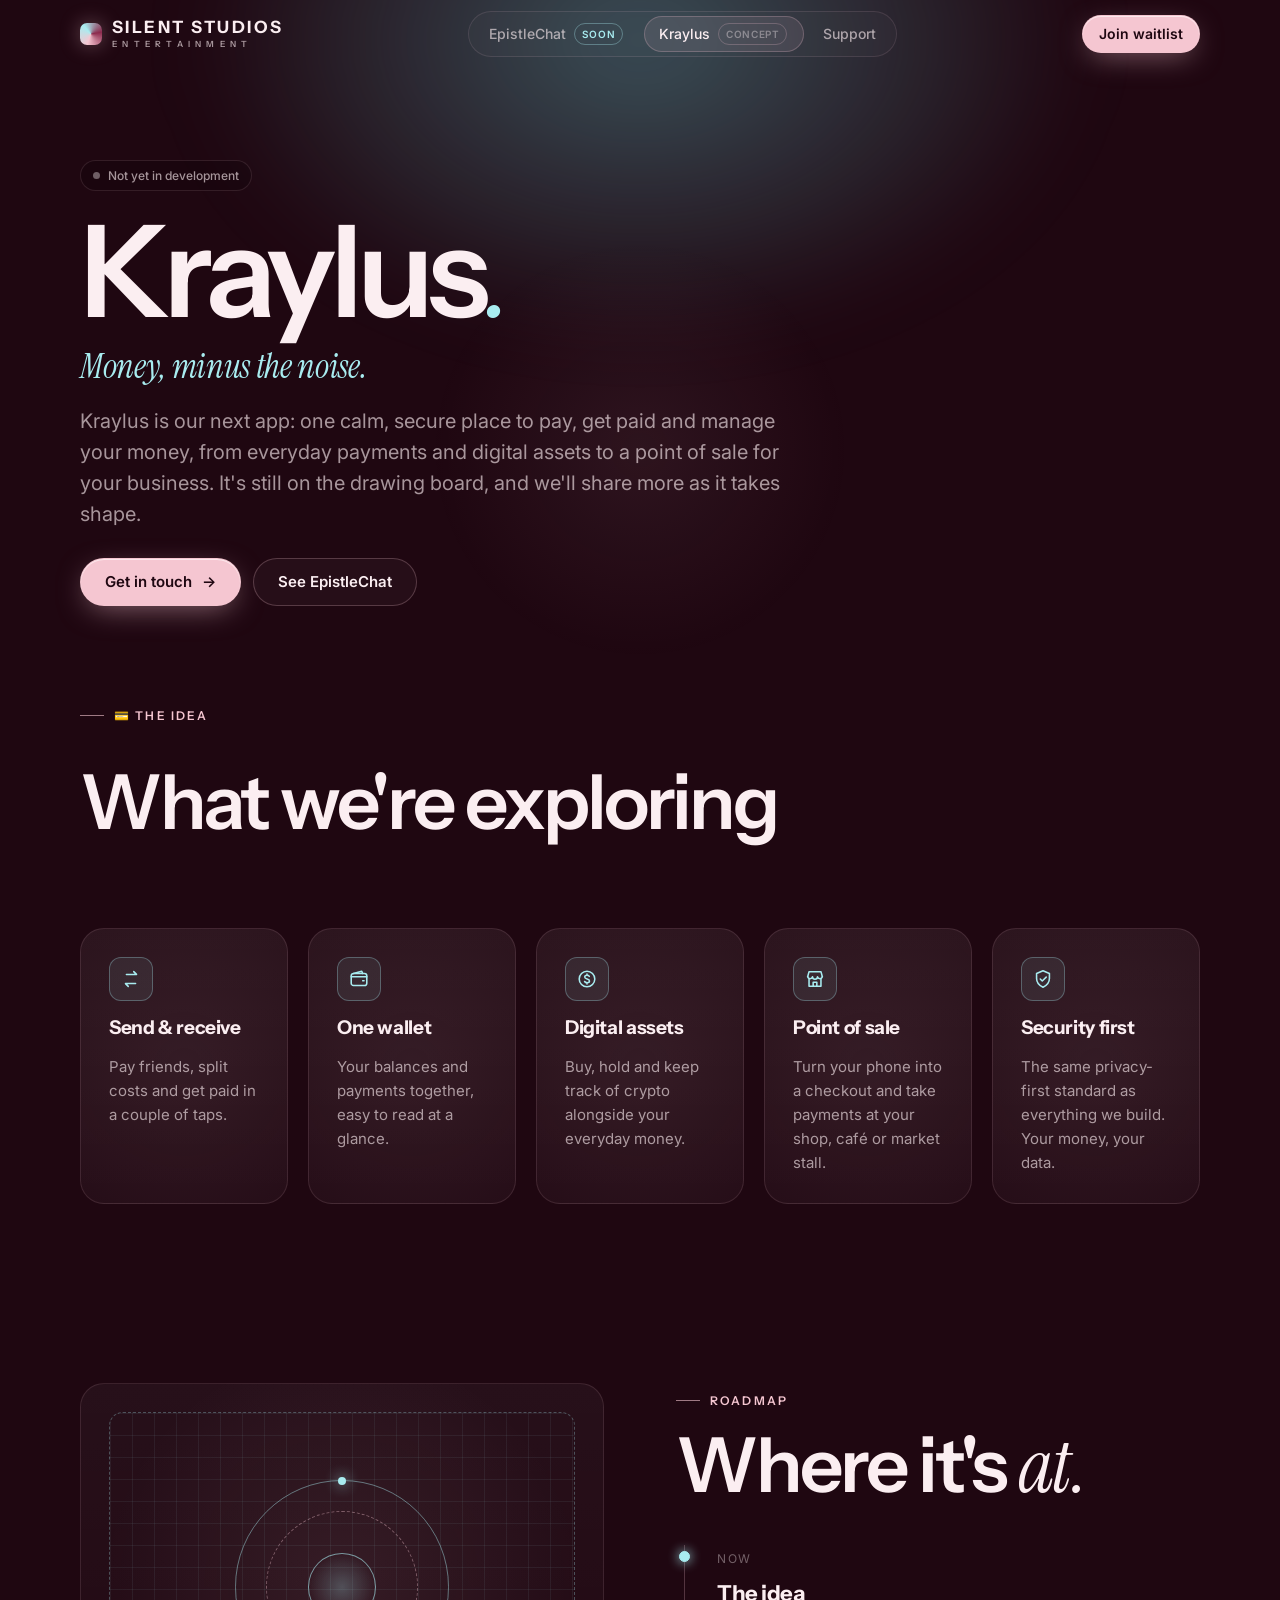
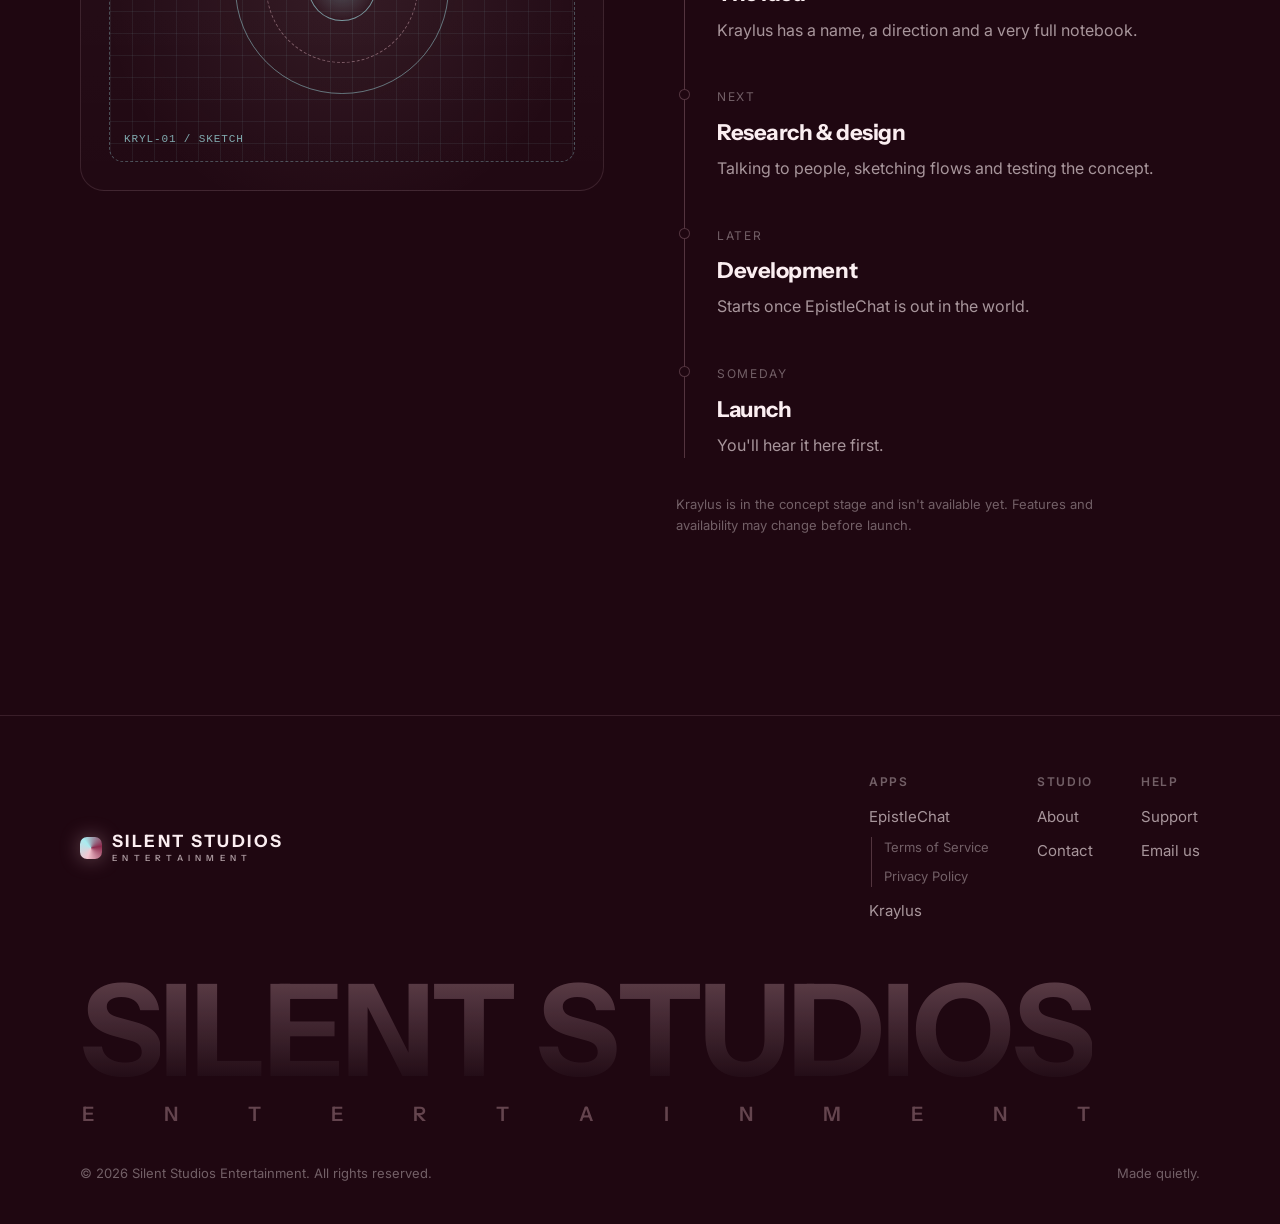
<file: kraylus.html>
<!doctype html>
<html lang="en">
<head>
  <meta charset="utf-8" />
  <meta name="viewport" content="width=device-width, initial-scale=1" />
  <title>Kraylus · Silent Studios Entertainment</title>
  <meta name="description" content="Kraylus is the next app from Silent Studios Entertainment: one calm, secure place for payments, digital assets and point of sale. Currently in concept." />
  <meta name="theme-color" content="#1f0711" />
  <link rel="icon" href="assets/favicon.svg" type="image/svg+xml" />
  <link rel="preconnect" href="https://fonts.googleapis.com" />
  <link rel="preconnect" href="https://fonts.gstatic.com" crossorigin />
  <link href="https://fonts.googleapis.com/css2?family=Inter:wght@400;500;600&family=Instrument+Sans:wght@500;600;700&family=Instrument+Serif:ital@0;1&display=swap" rel="stylesheet" />
  <link rel="stylesheet" href="assets/styles.css" />
  <script>document.documentElement.classList.add("cms-loading");setTimeout(function(){document.documentElement.classList.remove("cms-loading")},2500)</script>
</head>
<body data-page="kraylus">
  <a class="skip-link" href="#main">Skip to content</a>

  <header class="site-header">
    <nav class="container nav" aria-label="Main">
      <a class="logo" href="index.html" aria-label="Silent Studios Entertainment home"><span class="logo-mark" aria-hidden="true"></span><span class="logo-name">SILENT STUDIOS<small>ENTERTAINMENT</small></span></a>
      <ul class="nav-links" id="nav-links">
        <li class="nav-pill" aria-hidden="true"></li>
        <li><a href="epistlechat.html">EpistleChat <span class="tag live">Soon</span></a></li>
        <li><a href="kraylus.html" aria-current="page">Kraylus <span class="tag">Concept</span></a></li>
        <li><a href="support.html">Support</a></li>
      </ul>
      <a class="btn btn-primary btn-sm nav-cta" href="epistlechat.html#join" data-magnetic>Join waitlist</a>
      <button class="menu-toggle" aria-label="Open menu" aria-expanded="false" aria-controls="nav-links"><span></span><span></span></button>
    </nav>
  </header>

  <main id="main">
    <section class="page-hero">
      <div class="glow cyan" aria-hidden="true"></div>
      <div class="container">
        <span class="status idle fade-up"><i></i> <span data-c="kraylus.status">Not yet in development</span></span>
        <h1 class="display fade-up d1">Kraylus<span class="serif" style="color:var(--cyan-300)">.</span></h1>
        <p class="tagline cyan fade-up d1" data-c="kraylus.tagline">Money, minus the noise.</p>
        <p class="lede fade-up d2" data-c="kraylus.intro">Kraylus is our next app: one calm, secure place to pay, get paid and manage your money, from everyday payments and digital assets to a point of sale for your business. It's still on the drawing board, and we'll share more as it takes shape.</p>
        <div class="hero-actions fade-up d3" style="margin-top:28px">
          <a class="btn btn-primary" href="index.html#contact" data-magnetic>Get in touch <span class="arrow" aria-hidden="true">→</span></a>
          <a class="btn btn-ghost" href="epistlechat.html" data-magnetic>See EpistleChat</a>
        </div>
      </div>
    </section>

    <section class="section" style="padding-top:20px;padding-bottom:0">
      <div class="container">
        <div class="section-head">
          <span class="eyebrow reveal">💳 The idea</span>
          <h2 class="section-title reveal" style="--delay:.08s" data-c="kraylus.explore_title">What we&#x27;re exploring</h2>
        </div>
        <div class="features five" data-list="kraylus.explore">
          <article class="card feature reveal" style="--delay:0.00s"><div class="ic cyan"><svg viewBox="0 0 24 24" fill="none" stroke="currentColor" stroke-width="1.7" stroke-linecap="round" stroke-linejoin="round"><path d="M7 7h11l-3-3M17 17H6l3 3"/></svg></div><h3>Send &amp; receive</h3><p>Pay friends, split costs and get paid in a couple of taps.</p></article>
          <article class="card feature reveal" style="--delay:0.08s"><div class="ic cyan"><svg viewBox="0 0 24 24" fill="none" stroke="currentColor" stroke-width="1.7" stroke-linecap="round" stroke-linejoin="round"><rect x="3.5" y="6" width="17" height="13" rx="2.5"/><path d="M3.5 9.5h17M16 14h1.5"/><path d="M6 6l9-2.5 1 2.5"/></svg></div><h3>One wallet</h3><p>Your balances and payments together, easy to read at a glance.</p></article>
          <article class="card feature reveal" style="--delay:0.16s"><div class="ic cyan"><svg viewBox="0 0 24 24" fill="none" stroke="currentColor" stroke-width="1.7" stroke-linecap="round" stroke-linejoin="round"><circle cx="12" cy="12" r="8.5"/><path d="M14.5 9.2c-.5-.8-1.4-1.2-2.5-1.2-1.4 0-2.5.7-2.5 1.9 0 2.8 5.2 1.4 5.2 4.2 0 1.2-1.2 1.9-2.7 1.9-1.2 0-2.1-.5-2.6-1.3M12 6.5V8M12 16v1.5"/></svg></div><h3>Digital assets</h3><p>Buy, hold and keep track of crypto alongside your everyday money.</p></article>
          <article class="card feature reveal" style="--delay:.24s"><div class="ic cyan"><svg viewBox="0 0 24 24" fill="none" stroke="currentColor" stroke-width="1.7" stroke-linecap="round" stroke-linejoin="round"><path d="M4 9.5 5.5 4h13L20 9.5"/><path d="M4 9.5a2.7 2.7 0 0 0 5.3 0 2.7 2.7 0 0 0 5.4 0 2.7 2.7 0 0 0 5.3 0"/><path d="M5.5 12v8h13v-8M10 20v-4.5h4V20"/></svg></div><h3>Point of sale</h3><p>Turn your phone into a checkout and take payments at your shop, café or market stall.</p></article>
          <article class="card feature reveal" style="--delay:0.24s"><div class="ic cyan"><svg viewBox="0 0 24 24" fill="none" stroke="currentColor" stroke-width="1.7" stroke-linecap="round" stroke-linejoin="round"><path d="M12 3 5 6v5.5c0 4.3 3 7.6 7 9.5 4-1.9 7-5.2 7-9.5V6Z"/><path d="m9 12 2.2 2.2L15.5 10"/></svg></div><h3>Security first</h3><p>The same privacy-first standard as everything we build. Your money, your data.</p></article>
        </div>
      </div>
    </section>

    <section class="section">
      <div class="container epistle-layout" style="align-items:start">
        <div class="card reveal" style="padding:clamp(20px,3vw,28px)">
          <div class="blueprint" aria-hidden="true">
            <div class="orb"><span class="dot"></span></div>
            <small>KRYL-01 / SKETCH</small>
          </div>
        </div>
        <div>
          <span class="eyebrow reveal">Roadmap</span>
          <h2 class="section-title reveal" style="--delay:.08s;margin-bottom:40px">Where it's <span class="serif">at.</span></h2>
          <div class="timeline" data-list="kraylus.roadmap">
            <div class="tl-item done reveal"><small>Now</small><h3>The idea</h3><p>Kraylus has a name, a direction and a very full notebook.</p></div>
            <div class="tl-item reveal" style="--delay:.08s"><small>Next</small><h3>Research &amp; design</h3><p>Talking to people, sketching flows and testing the concept.</p></div>
            <div class="tl-item reveal" style="--delay:.16s"><small>Later</small><h3>Development</h3><p>Starts once EpistleChat is out in the world.</p></div>
            <div class="tl-item reveal" style="--delay:.24s;padding-bottom:0"><small>Someday</small><h3>Launch</h3><p>You'll hear it here first.</p></div>
          </div>
          <p class="fine-print reveal" data-c="kraylus.note">Kraylus is in the concept stage and isn&#x27;t available yet. Features and availability may change before launch.</p>
        </div>
      </div>
    </section>
  </main>

  <footer class="site-footer">
    <div class="container">
      <div class="footer-top">
        <a class="logo" href="index.html" aria-label="Silent Studios Entertainment home"><span class="logo-mark" aria-hidden="true"></span><span class="logo-name">SILENT STUDIOS<small>ENTERTAINMENT</small></span></a>
        <div class="footer-links">
          <div><h4>Apps</h4><a href="epistlechat.html">EpistleChat</a><span class="footer-sub"><a href="terms.html">Terms of Service</a><a href="privacy.html">Privacy Policy</a></span><a href="kraylus.html">Kraylus</a></div>
          <div><h4>Studio</h4><a href="index.html#about">About</a><a href="index.html#contact">Contact</a></div>
          <div><h4>Help</h4><a href="support.html">Support</a><a href="mailto:support@silentstudios.online">Email us</a></div>
        </div>
      </div>
      <div class="footer-mark" aria-hidden="true">
        <p class="footer-word">SILENT&nbsp;STUDIOS</p>
        <p class="footer-ent"><span>E</span><span>N</span><span>T</span><span>E</span><span>R</span><span>T</span><span>A</span><span>I</span><span>N</span><span>M</span><span>E</span><span>N</span><span>T</span></p>
      </div>
      <div class="footer-bottom"><span>© <span data-year></span> Silent Studios Entertainment. All rights reserved.</span><span data-c-tagline>Made quietly.</span></div>
    </div>
  </footer>

  <script src="assets/content.js"></script>
  <script src="assets/main.js"></script>
  <script src="assets/fx.js"></script>
</body>
</html>
</file>
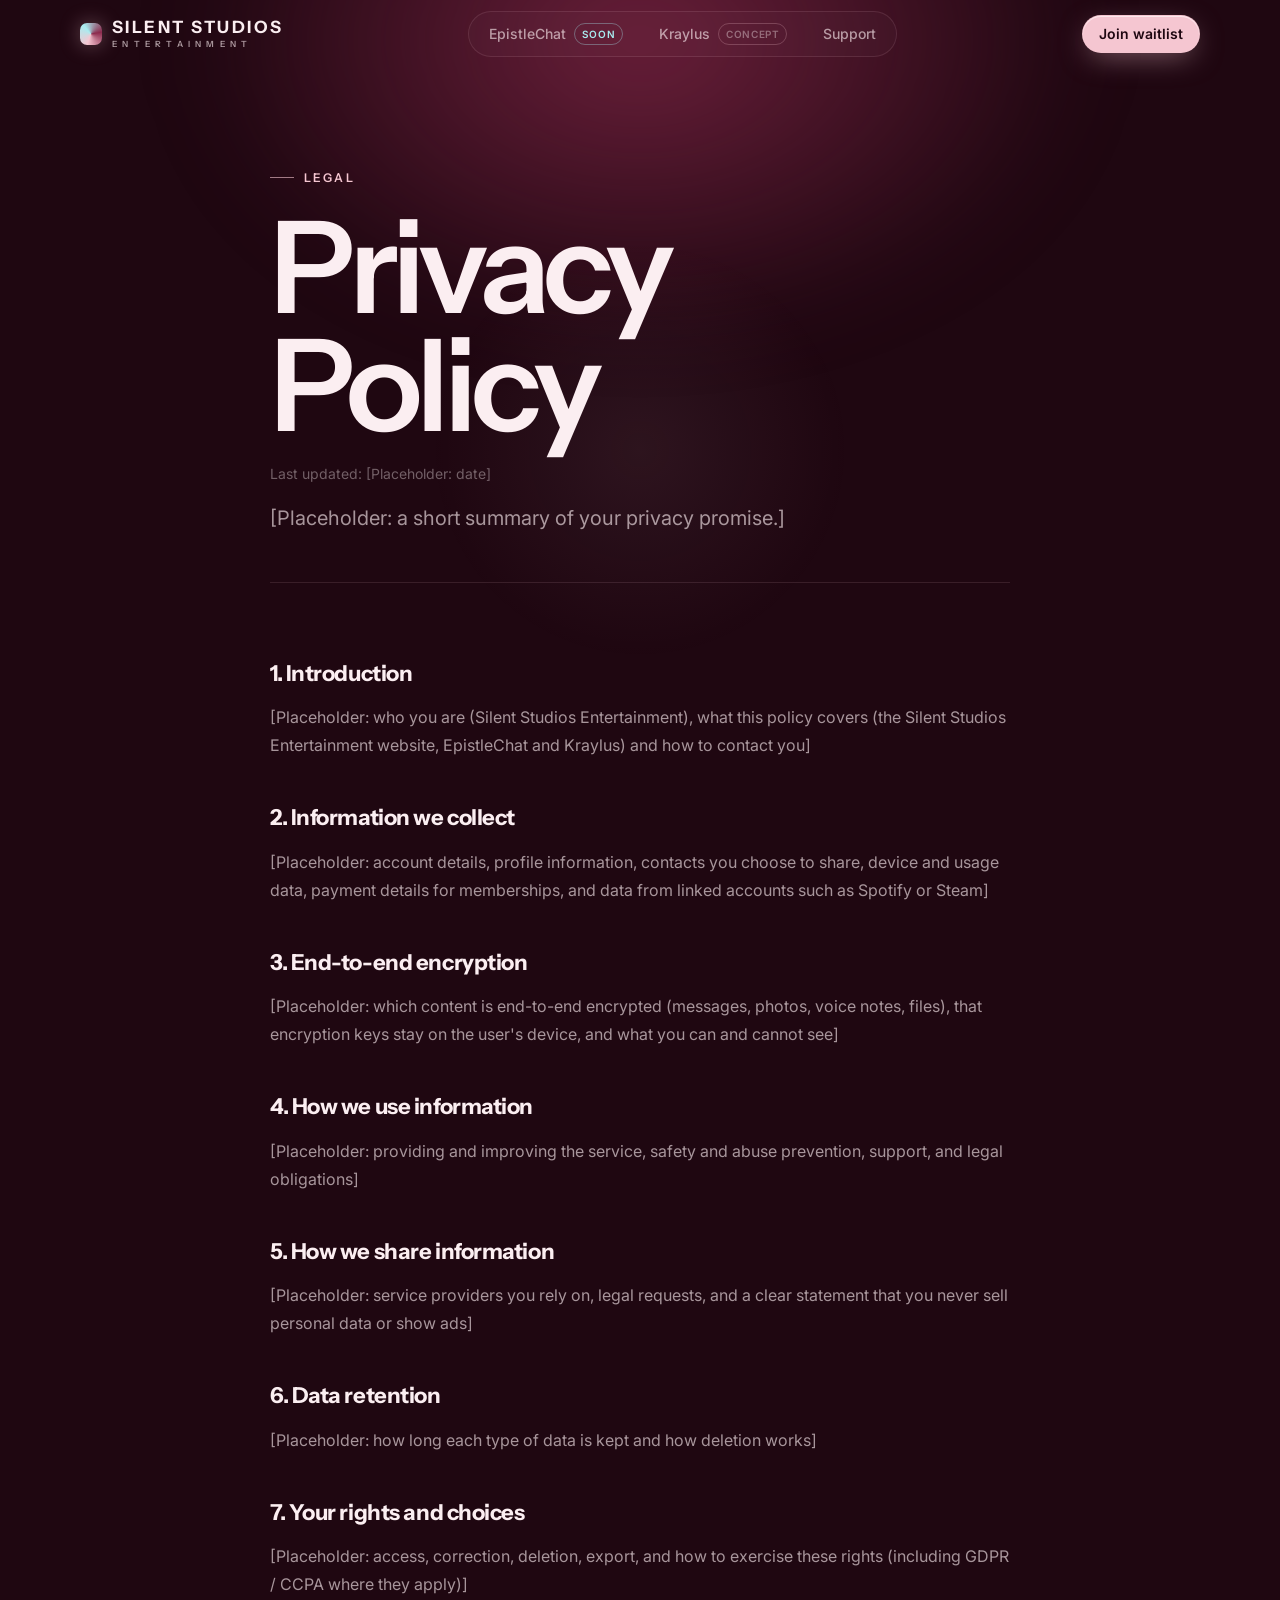
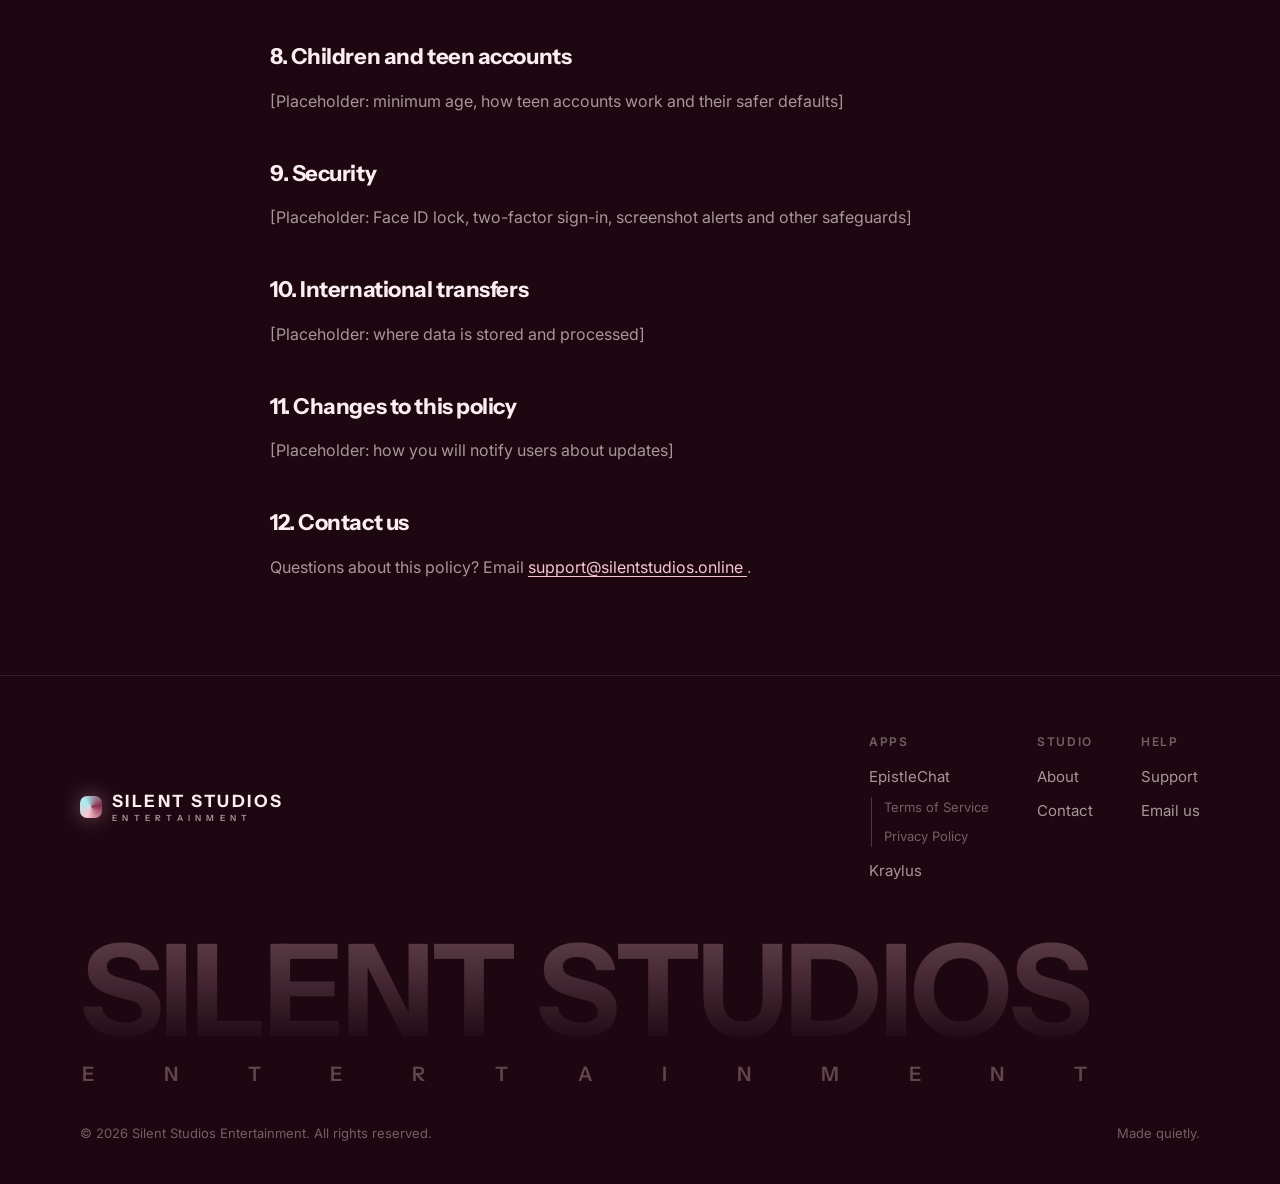
<file: privacy.html>
<!doctype html>
<html lang="en">
<head>
  <meta charset="utf-8" />
  <meta name="viewport" content="width=device-width, initial-scale=1" />
  <title>Privacy Policy · Silent Studios Entertainment</title>
  <meta name="description" content="Silent Studios Entertainment Privacy Policy." />
  <meta name="robots" content="noindex, nofollow, noarchive" />
  <meta name="theme-color" content="#1f0711" />
  <link rel="icon" href="assets/favicon.svg" type="image/svg+xml" />
  <link rel="preconnect" href="https://fonts.googleapis.com" />
  <link rel="preconnect" href="https://fonts.gstatic.com" crossorigin />
  <link href="https://fonts.googleapis.com/css2?family=Inter:wght@400;500;600&family=Instrument+Sans:wght@500;600;700&family=Instrument+Serif:ital@0;1&display=swap" rel="stylesheet" />
  <link rel="stylesheet" href="assets/styles.css" />
  <script>document.documentElement.classList.add("cms-loading");setTimeout(function(){document.documentElement.classList.remove("cms-loading")},2500)</script>
</head>
<body data-page="privacy">
  <a class="skip-link" href="#main">Skip to content</a>

  <header class="site-header">
    <nav class="container nav" aria-label="Main">
      <a class="logo" href="index.html" aria-label="Silent Studios Entertainment home"><span class="logo-mark" aria-hidden="true"></span><span class="logo-name">SILENT STUDIOS<small>ENTERTAINMENT</small></span></a>
      <ul class="nav-links" id="nav-links">
        <li class="nav-pill" aria-hidden="true"></li>
        <li><a href="epistlechat.html">EpistleChat <span class="tag live">Soon</span></a></li>
        <li><a href="kraylus.html">Kraylus <span class="tag">Concept</span></a></li>
        <li><a href="support.html">Support</a></li>
      </ul>
      <a class="btn btn-primary btn-sm nav-cta" href="epistlechat.html#join" data-magnetic>Join waitlist</a>
      <button class="menu-toggle" aria-label="Open menu" aria-expanded="false" aria-controls="nav-links"><span></span><span></span></button>
    </nav>
  </header>

  <main id="main">
    <section class="page-hero legal-hero">
      <div class="glow" aria-hidden="true"></div>
      <div class="container legal-wrap">
        <span class="eyebrow">Legal</span>
        <h1 class="display legal-title" data-c="privacy.title">Privacy Policy</h1>
        <p class="legal-updated">Last updated: <span data-c="privacy.updated">[Placeholder: date]</span></p>
        <p class="lede" data-c="privacy.intro">[Placeholder: a short summary of your privacy promise.]</p>
        <article class="legal" data-c-html="privacy.body">
<h2>1. Introduction</h2>
<p>[Placeholder: who you are (Silent Studios Entertainment), what this policy covers (the Silent Studios Entertainment website, EpistleChat and Kraylus) and how to contact you]</p>
<h2>2. Information we collect</h2>
<p>[Placeholder: account details, profile information, contacts you choose to share, device and usage data, payment details for memberships, and data from linked accounts such as Spotify or Steam]</p>
<h2>3. End-to-end encryption</h2>
<p>[Placeholder: which content is end-to-end encrypted (messages, photos, voice notes, files), that encryption keys stay on the user's device, and what you can and cannot see]</p>
<h2>4. How we use information</h2>
<p>[Placeholder: providing and improving the service, safety and abuse prevention, support, and legal obligations]</p>
<h2>5. How we share information</h2>
<p>[Placeholder: service providers you rely on, legal requests, and a clear statement that you never sell personal data or show ads]</p>
<h2>6. Data retention</h2>
<p>[Placeholder: how long each type of data is kept and how deletion works]</p>
<h2>7. Your rights and choices</h2>
<p>[Placeholder: access, correction, deletion, export, and how to exercise these rights (including GDPR / CCPA where they apply)]</p>
<h2>8. Children and teen accounts</h2>
<p>[Placeholder: minimum age, how teen accounts work and their safer defaults]</p>
<h2>9. Security</h2>
<p>[Placeholder: Face ID lock, two-factor sign-in, screenshot alerts and other safeguards]</p>
<h2>10. International transfers</h2>
<p>[Placeholder: where data is stored and processed]</p>
<h2>11. Changes to this policy</h2>
<p>[Placeholder: how you will notify users about updates]</p>
<h2>12. Contact us</h2>
<p>Questions about this policy? Email <a href="mailto:support@silentstudios.online">support@silentstudios.online</a>.</p>
        </article>
      </div>
    </section>
  </main>

  <footer class="site-footer">
    <div class="container">
      <div class="footer-top">
        <a class="logo" href="index.html" aria-label="Silent Studios Entertainment home"><span class="logo-mark" aria-hidden="true"></span><span class="logo-name">SILENT STUDIOS<small>ENTERTAINMENT</small></span></a>
        <div class="footer-links">
          <div><h4>Apps</h4><a href="epistlechat.html">EpistleChat</a><span class="footer-sub"><a href="terms.html">Terms of Service</a><a href="privacy.html">Privacy Policy</a></span><a href="kraylus.html">Kraylus</a></div>
          <div><h4>Studio</h4><a href="index.html#about">About</a><a href="index.html#contact">Contact</a></div>
          <div><h4>Help</h4><a href="support.html">Support</a><a href="mailto:support@silentstudios.online">Email us</a></div>
        </div>
      </div>
      <div class="footer-mark" aria-hidden="true">
        <p class="footer-word">SILENT&nbsp;STUDIOS</p>
        <p class="footer-ent"><span>E</span><span>N</span><span>T</span><span>E</span><span>R</span><span>T</span><span>A</span><span>I</span><span>N</span><span>M</span><span>E</span><span>N</span><span>T</span></p>
      </div>
      <div class="footer-bottom"><span>© <span data-year></span> Silent Studios Entertainment. All rights reserved.</span><span data-c-tagline>Made quietly.</span></div>
    </div>
  </footer>

  <script src="assets/content.js"></script>
  <script src="assets/main.js"></script>
</body>
</html>
</file>
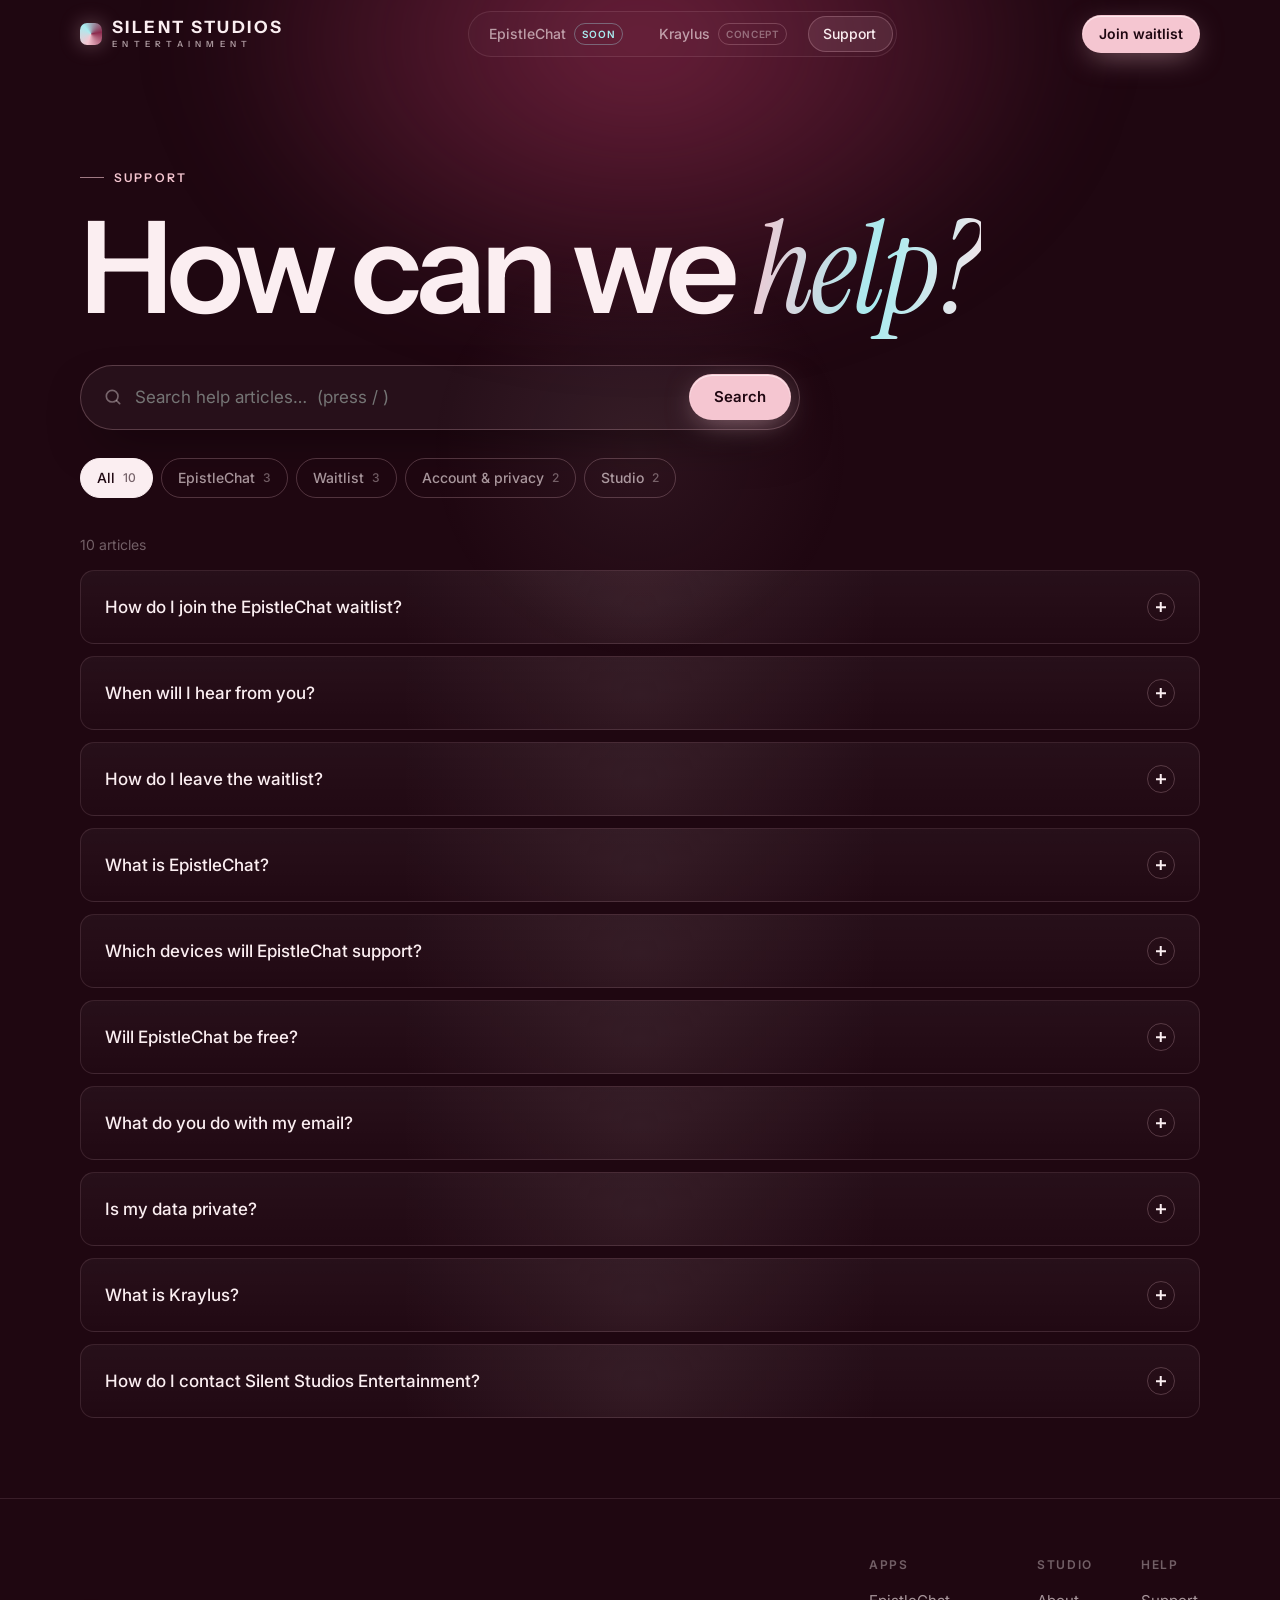
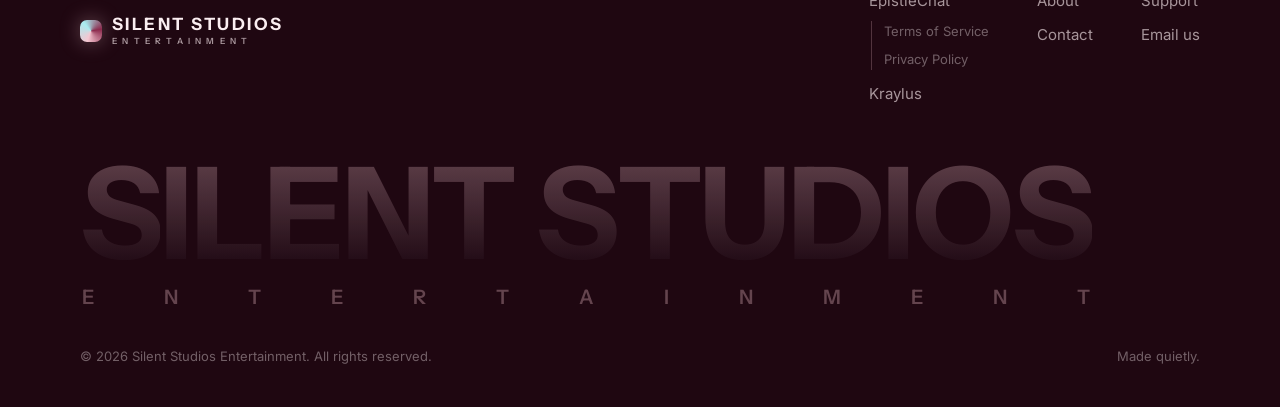
<file: support.html>
<!doctype html>
<html lang="en">
<head>
  <meta charset="utf-8" />
  <meta name="viewport" content="width=device-width, initial-scale=1" />
  <title>Support · Silent Studios Entertainment</title>
  <meta name="description" content="Help articles and answers about EpistleChat, the waitlist and Silent Studios Entertainment." />
  <meta name="theme-color" content="#1f0711" />
  <link rel="icon" href="assets/favicon.svg" type="image/svg+xml" />
  <link rel="preconnect" href="https://fonts.googleapis.com" />
  <link rel="preconnect" href="https://fonts.gstatic.com" crossorigin />
  <link href="https://fonts.googleapis.com/css2?family=Inter:wght@400;500;600&family=Instrument+Sans:wght@500;600;700&family=Instrument+Serif:ital@0;1&display=swap" rel="stylesheet" />
  <link rel="stylesheet" href="assets/styles.css" />
  <script>document.documentElement.classList.add("cms-loading");setTimeout(function(){document.documentElement.classList.remove("cms-loading")},2500)</script>
</head>
<body data-page="support">
  <a class="skip-link" href="#main">Skip to content</a>

  <header class="site-header">
    <nav class="container nav" aria-label="Main">
      <a class="logo" href="index.html" aria-label="Silent Studios Entertainment home"><span class="logo-mark" aria-hidden="true"></span><span class="logo-name">SILENT STUDIOS<small>ENTERTAINMENT</small></span></a>
      <ul class="nav-links" id="nav-links">
        <li class="nav-pill" aria-hidden="true"></li>
        <li><a href="epistlechat.html">EpistleChat <span class="tag live">Soon</span></a></li>
        <li><a href="kraylus.html">Kraylus <span class="tag">Concept</span></a></li>
        <li><a href="support.html" aria-current="page">Support</a></li>
      </ul>
      <a class="btn btn-primary btn-sm nav-cta" href="epistlechat.html#join" data-magnetic>Join waitlist</a>
      <button class="menu-toggle" aria-label="Open menu" aria-expanded="false" aria-controls="nav-links"><span></span><span></span></button>
    </nav>
  </header>

  <main id="main">
    <section class="page-hero" id="support">
      <div class="glow" aria-hidden="true"></div>
      <div class="container">
        <span class="eyebrow fade-up">Support</span>
        <h1 class="display fade-up d1">How can we <span class="serif gradient-text">help?</span></h1>

        <form class="search-bar fade-up d2" id="faq-form" role="search" style="margin-top:36px">
          <svg viewBox="0 0 24 24" fill="none" stroke="currentColor" stroke-width="2" stroke-linecap="round"><circle cx="11" cy="11" r="7"/><path d="m20 20-3.5-3.5"/></svg>
          <input id="faq-search" type="search" placeholder="Search help articles…  (press / )" aria-label="Search help articles" autocomplete="off" />
          <button class="btn btn-primary" type="submit">Search</button>
        </form>

        <div class="filters fade-up d3" role="group" aria-label="Filter by topic">
          <button class="chip" type="button" data-filter="all" aria-pressed="true">All <span class="count"></span></button>
          <button class="chip" type="button" data-filter="epistle" aria-pressed="false">EpistleChat <span class="count"></span></button>
          <button class="chip" type="button" data-filter="waitlist" aria-pressed="false">Waitlist <span class="count"></span></button>
          <button class="chip" type="button" data-filter="account" aria-pressed="false">Account &amp; privacy <span class="count"></span></button>
          <button class="chip" type="button" data-filter="studio" aria-pressed="false">Studio <span class="count"></span></button>
        </div>

        <p class="result-count" aria-live="polite"></p>
        <div class="faq" data-list="support.faqs">
          <details class="card faq-item" data-cat="waitlist">
            <summary><span class="q">How do I join the EpistleChat waitlist?</span><span class="plus" aria-hidden="true"></span></summary>
            <div class="answer">Head to the <a href="epistlechat.html#join">EpistleChat page</a>, enter your email and pick your device. That's it. We'll email you when it's ready to pre-download.</div>
          </details>
          <details class="card faq-item" data-cat="waitlist">
            <summary><span class="q">When will I hear from you?</span><span class="plus" aria-hidden="true"></span></summary>
            <div class="answer">We'll only email you when there's real news: when pre-download opens on the App Store, and on launch day. No newsletters you didn't ask for.</div>
          </details>
          <details class="card faq-item" data-cat="waitlist">
            <summary><span class="q">How do I leave the waitlist?</span><span class="plus" aria-hidden="true"></span></summary>
            <div class="answer">Every email we send has an unsubscribe link. You can also email support@silentstudios.online and we'll remove you right away.</div>
          </details>
          <details class="card faq-item" data-cat="epistle">
            <summary><span class="q">What is EpistleChat?</span><span class="plus" aria-hidden="true"></span></summary>
            <div class="answer">EpistleChat is an end-to-end encrypted messenger for iPhone: private chats and beautiful letters. Write real letters delivered as a classic letter, royal scroll, message in a bottle, paper plane, time capsule or museum exhibit, and chat, call and hang out in communities in the same app.</div>
          </details>
          <details class="card faq-item" data-cat="epistle">
            <summary><span class="q">Which devices will EpistleChat support?</span><span class="plus" aria-hidden="true"></span></summary>
            <div class="answer">EpistleChat launches first on iOS through the App Store, with Android coming later. Pick Android when you join the waitlist and we'll email you the moment it's ready.</div>
          </details>
          <details class="card faq-item" data-cat="epistle">
            <summary><span class="q">Will EpistleChat be free?</span><span class="plus" aria-hidden="true"></span></summary>
            <div class="answer">Yes. EpistleChat is free. Optional memberships unlock extra cosmetics and bigger limits.</div>
          </details>
          <details class="card faq-item" data-cat="account">
            <summary><span class="q">What do you do with my email?</span><span class="plus" aria-hidden="true"></span></summary>
            <div class="answer">We use it only to tell you about EpistleChat's availability. We never sell or share it with advertisers.</div>
          </details>
          <details class="card faq-item" data-cat="account">
            <summary><span class="q">Is my data private?</span><span class="plus" aria-hidden="true"></span></summary>
            <div class="answer">Yes. Messages, photos, voice notes and files are end-to-end encrypted, and your encryption keys stay on your device. There&#x27;s also Face ID lock, two-factor sign-in, screenshot alerts and safer defaults for teen accounts. No ads, and your data is never sold.</div>
          </details>
          <details class="card faq-item" data-cat="studio">
            <summary><span class="q">What is Kraylus?</span><span class="plus" aria-hidden="true"></span></summary>
            <div class="answer">Kraylus is our next app: a finance app for sending and receiving money, managing digital assets, and taking payments in person with a point of sale for your business. It&#x27;s still in the concept stage and development hasn&#x27;t started yet. Follow along on the <a href="kraylus.html">Kraylus page</a>.</div>
          </details>
          <details class="card faq-item" data-cat="studio">
            <summary><span class="q">How do I contact Silent Studios Entertainment?</span><span class="plus" aria-hidden="true"></span></summary>
            <div class="answer">Use the <a href="index.html#contact">contact form</a> or email support@silentstudios.online. We usually reply within two working days.</div>
          </details>
        </div>
        <div class="empty" hidden>
          <p style="margin:0 0 12px;font-size:18px;color:var(--text)">No articles match that.</p>
          <p style="margin:0 0 20px">Try another word, or ask us directly.</p>
          <a class="btn btn-ghost btn-sm" href="index.html#contact">Contact us</a>
        </div>
      </div>
    </section>
  </main>

  <footer class="site-footer">
    <div class="container">
      <div class="footer-top">
        <a class="logo" href="index.html" aria-label="Silent Studios Entertainment home"><span class="logo-mark" aria-hidden="true"></span><span class="logo-name">SILENT STUDIOS<small>ENTERTAINMENT</small></span></a>
        <div class="footer-links">
          <div><h4>Apps</h4><a href="epistlechat.html">EpistleChat</a><span class="footer-sub"><a href="terms.html">Terms of Service</a><a href="privacy.html">Privacy Policy</a></span><a href="kraylus.html">Kraylus</a></div>
          <div><h4>Studio</h4><a href="index.html#about">About</a><a href="index.html#contact">Contact</a></div>
          <div><h4>Help</h4><a href="support.html">Support</a><a href="mailto:support@silentstudios.online">Email us</a></div>
        </div>
      </div>
      <div class="footer-mark" aria-hidden="true">
        <p class="footer-word">SILENT&nbsp;STUDIOS</p>
        <p class="footer-ent"><span>E</span><span>N</span><span>T</span><span>E</span><span>R</span><span>T</span><span>A</span><span>I</span><span>N</span><span>M</span><span>E</span><span>N</span><span>T</span></p>
      </div>
      <div class="footer-bottom"><span>© <span data-year></span> Silent Studios Entertainment. All rights reserved.</span><span data-c-tagline>Made quietly.</span></div>
    </div>
  </footer>

  <script src="assets/content.js"></script>
  <script src="assets/main.js"></script>
  <script src="assets/fx.js"></script>
</body>
</html>
</file>
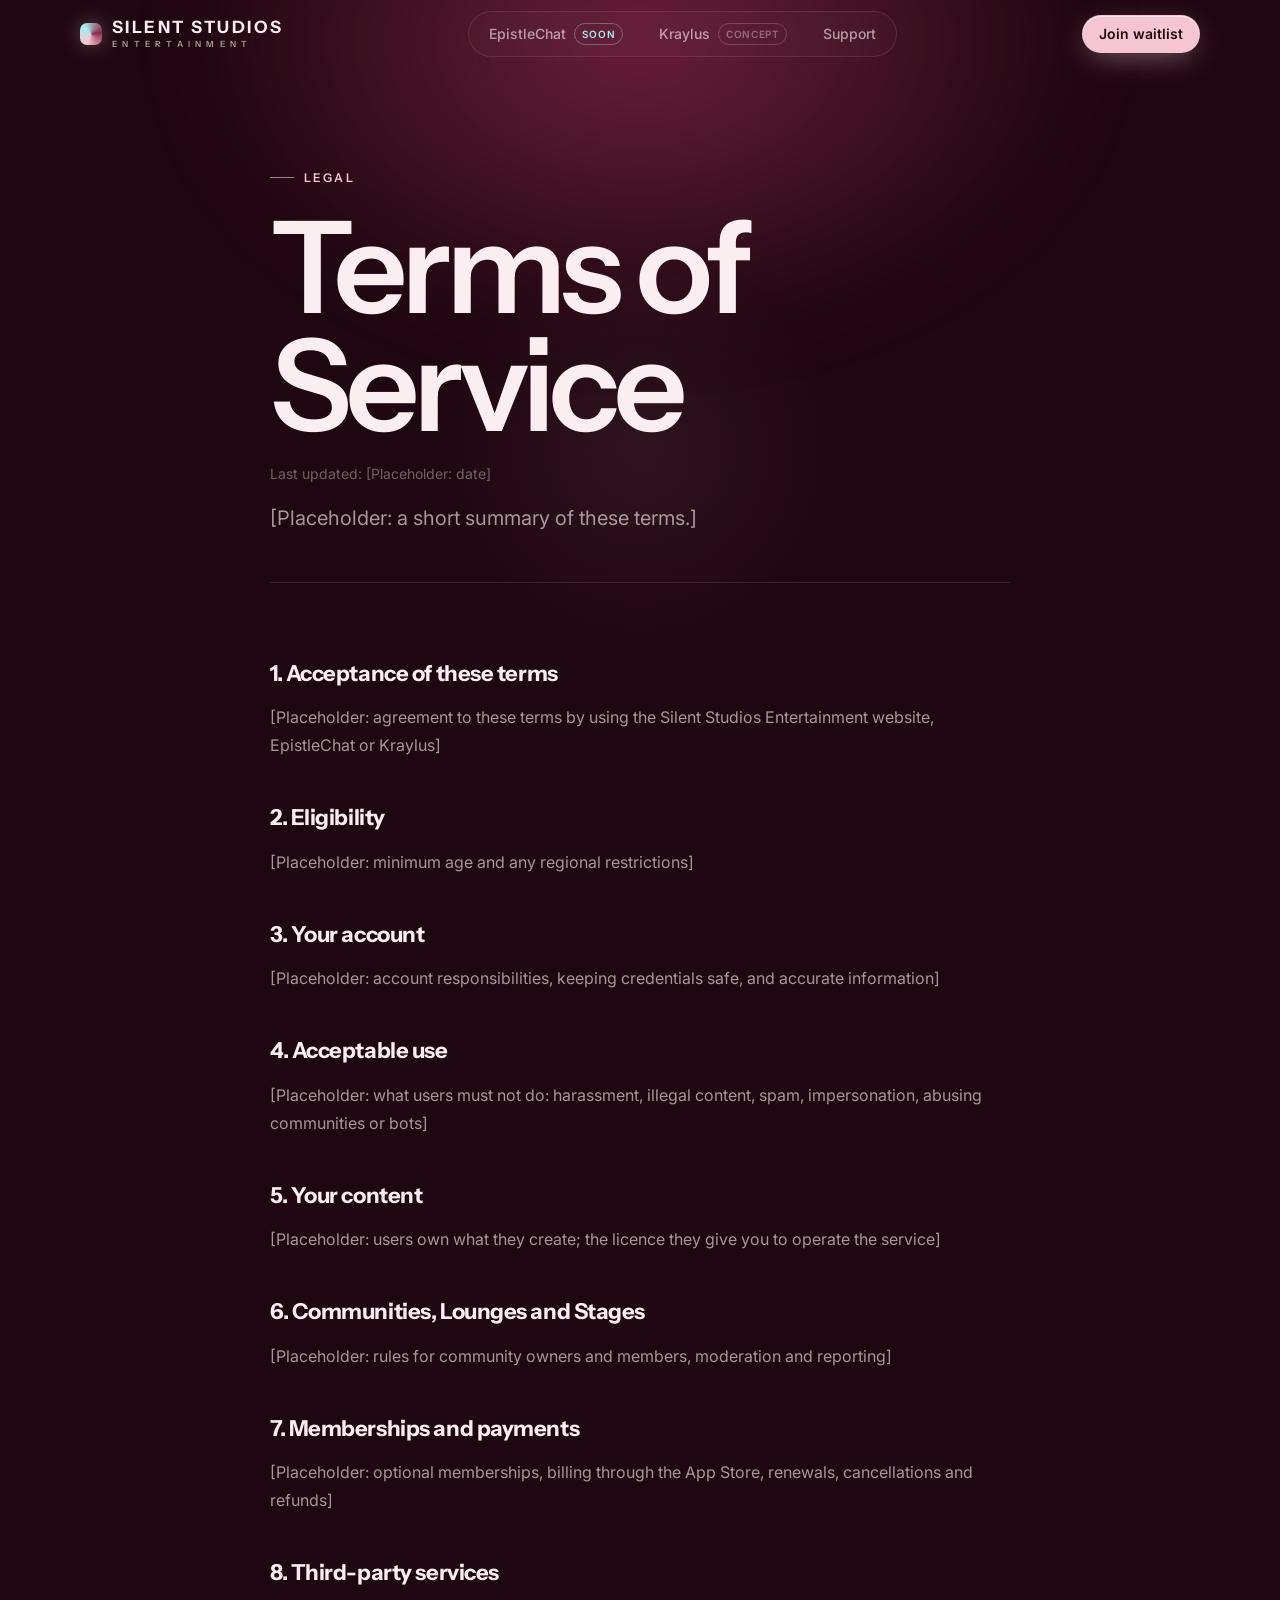
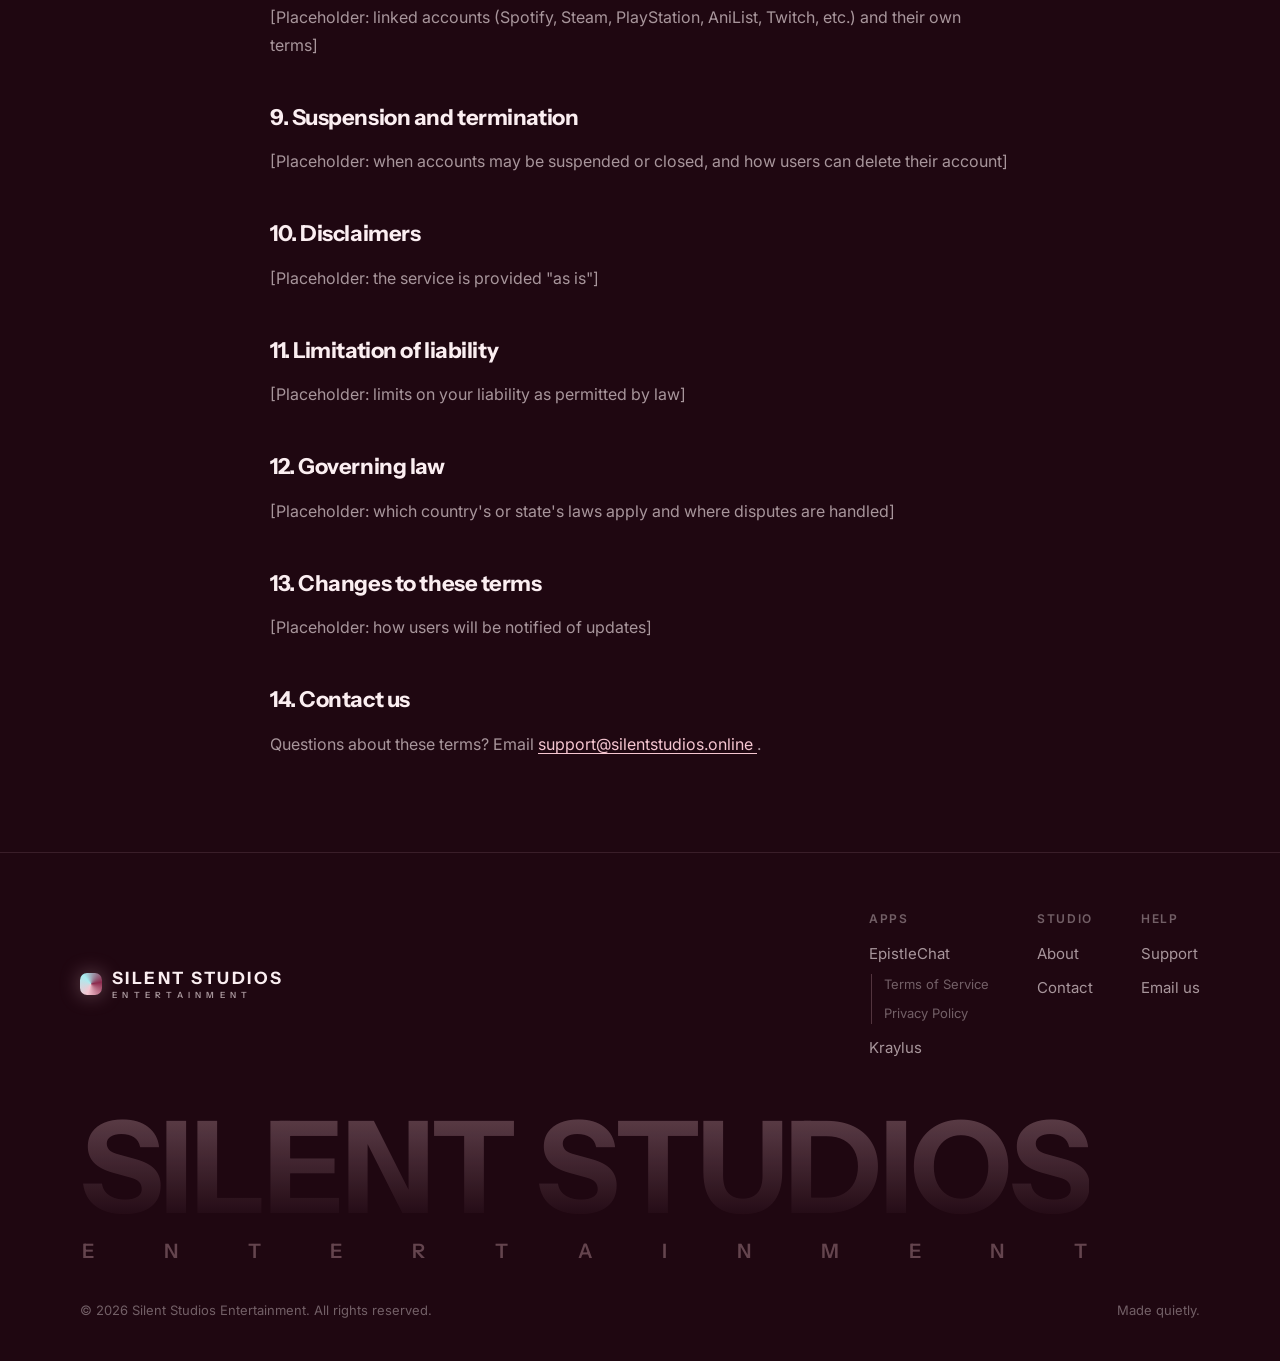
<file: terms.html>
<!doctype html>
<html lang="en">
<head>
  <meta charset="utf-8" />
  <meta name="viewport" content="width=device-width, initial-scale=1" />
  <title>Terms of Service · Silent Studios Entertainment</title>
  <meta name="description" content="Silent Studios Entertainment Terms of Service." />
  <meta name="robots" content="noindex, nofollow, noarchive" />
  <meta name="theme-color" content="#1f0711" />
  <link rel="icon" href="assets/favicon.svg" type="image/svg+xml" />
  <link rel="preconnect" href="https://fonts.googleapis.com" />
  <link rel="preconnect" href="https://fonts.gstatic.com" crossorigin />
  <link href="https://fonts.googleapis.com/css2?family=Inter:wght@400;500;600&family=Instrument+Sans:wght@500;600;700&family=Instrument+Serif:ital@0;1&display=swap" rel="stylesheet" />
  <link rel="stylesheet" href="assets/styles.css" />
  <script>document.documentElement.classList.add("cms-loading");setTimeout(function(){document.documentElement.classList.remove("cms-loading")},2500)</script>
</head>
<body data-page="terms">
  <a class="skip-link" href="#main">Skip to content</a>

  <header class="site-header">
    <nav class="container nav" aria-label="Main">
      <a class="logo" href="index.html" aria-label="Silent Studios Entertainment home"><span class="logo-mark" aria-hidden="true"></span><span class="logo-name">SILENT STUDIOS<small>ENTERTAINMENT</small></span></a>
      <ul class="nav-links" id="nav-links">
        <li class="nav-pill" aria-hidden="true"></li>
        <li><a href="epistlechat.html">EpistleChat <span class="tag live">Soon</span></a></li>
        <li><a href="kraylus.html">Kraylus <span class="tag">Concept</span></a></li>
        <li><a href="support.html">Support</a></li>
      </ul>
      <a class="btn btn-primary btn-sm nav-cta" href="epistlechat.html#join" data-magnetic>Join waitlist</a>
      <button class="menu-toggle" aria-label="Open menu" aria-expanded="false" aria-controls="nav-links"><span></span><span></span></button>
    </nav>
  </header>

  <main id="main">
    <section class="page-hero legal-hero">
      <div class="glow" aria-hidden="true"></div>
      <div class="container legal-wrap">
        <span class="eyebrow">Legal</span>
        <h1 class="display legal-title" data-c="terms.title">Terms of Service</h1>
        <p class="legal-updated">Last updated: <span data-c="terms.updated">[Placeholder: date]</span></p>
        <p class="lede" data-c="terms.intro">[Placeholder: a short summary of these terms.]</p>
        <article class="legal" data-c-html="terms.body">
<h2>1. Acceptance of these terms</h2>
<p>[Placeholder: agreement to these terms by using the Silent Studios Entertainment website, EpistleChat or Kraylus]</p>
<h2>2. Eligibility</h2>
<p>[Placeholder: minimum age and any regional restrictions]</p>
<h2>3. Your account</h2>
<p>[Placeholder: account responsibilities, keeping credentials safe, and accurate information]</p>
<h2>4. Acceptable use</h2>
<p>[Placeholder: what users must not do: harassment, illegal content, spam, impersonation, abusing communities or bots]</p>
<h2>5. Your content</h2>
<p>[Placeholder: users own what they create; the licence they give you to operate the service]</p>
<h2>6. Communities, Lounges and Stages</h2>
<p>[Placeholder: rules for community owners and members, moderation and reporting]</p>
<h2>7. Memberships and payments</h2>
<p>[Placeholder: optional memberships, billing through the App Store, renewals, cancellations and refunds]</p>
<h2>8. Third-party services</h2>
<p>[Placeholder: linked accounts (Spotify, Steam, PlayStation, AniList, Twitch, etc.) and their own terms]</p>
<h2>9. Suspension and termination</h2>
<p>[Placeholder: when accounts may be suspended or closed, and how users can delete their account]</p>
<h2>10. Disclaimers</h2>
<p>[Placeholder: the service is provided "as is"]</p>
<h2>11. Limitation of liability</h2>
<p>[Placeholder: limits on your liability as permitted by law]</p>
<h2>12. Governing law</h2>
<p>[Placeholder: which country's or state's laws apply and where disputes are handled]</p>
<h2>13. Changes to these terms</h2>
<p>[Placeholder: how users will be notified of updates]</p>
<h2>14. Contact us</h2>
<p>Questions about these terms? Email <a href="mailto:support@silentstudios.online">support@silentstudios.online</a>.</p>
        </article>
      </div>
    </section>
  </main>

  <footer class="site-footer">
    <div class="container">
      <div class="footer-top">
        <a class="logo" href="index.html" aria-label="Silent Studios Entertainment home"><span class="logo-mark" aria-hidden="true"></span><span class="logo-name">SILENT STUDIOS<small>ENTERTAINMENT</small></span></a>
        <div class="footer-links">
          <div><h4>Apps</h4><a href="epistlechat.html">EpistleChat</a><span class="footer-sub"><a href="terms.html">Terms of Service</a><a href="privacy.html">Privacy Policy</a></span><a href="kraylus.html">Kraylus</a></div>
          <div><h4>Studio</h4><a href="index.html#about">About</a><a href="index.html#contact">Contact</a></div>
          <div><h4>Help</h4><a href="support.html">Support</a><a href="mailto:support@silentstudios.online">Email us</a></div>
        </div>
      </div>
      <div class="footer-mark" aria-hidden="true">
        <p class="footer-word">SILENT&nbsp;STUDIOS</p>
        <p class="footer-ent"><span>E</span><span>N</span><span>T</span><span>E</span><span>R</span><span>T</span><span>A</span><span>I</span><span>N</span><span>M</span><span>E</span><span>N</span><span>T</span></p>
      </div>
      <div class="footer-bottom"><span>© <span data-year></span> Silent Studios Entertainment. All rights reserved.</span><span data-c-tagline>Made quietly.</span></div>
    </div>
  </footer>

  <script src="assets/content.js"></script>
  <script src="assets/main.js"></script>
</body>
</html>
</file>
<file: assets/styles.css>
/* ==========================================================
   SilentStudios — shared styles
   Palette: Burgundy · Blush Pink · Pale Cyan
   ========================================================== */

:root {
  /* Brand palette */
  --burgundy-900: #1f0711;
  --burgundy-800: #2e0b1a;
  --burgundy-700: #4a1128;
  --burgundy-600: #6b1d3a;
  --burgundy-500: #8c2a4d;
  --blush-100: #fdf2f4;
  --blush-200: #fbe3e8;
  --blush-300: #f5c6d1;
  --blush-400: #ec9fb2;
  --cyan-100: #effcfd;
  --cyan-200: #d4f6f8;
  --cyan-300: #a8ecf0;
  --cyan-400: #6fd9e0;

  /* Semantic */
  --bg: var(--burgundy-900);
  --bg-raised: rgba(255, 255, 255, 0.035);
  --border: rgba(245, 198, 209, 0.12);
  --border-strong: rgba(245, 198, 209, 0.24);
  --text: #fbeef1;
  --text-muted: rgba(251, 238, 241, 0.62);
  --text-faint: rgba(251, 238, 241, 0.38);
  --accent: var(--blush-300);
  --accent-2: var(--cyan-300);

  --font-display: "Instrument Sans", "Inter", system-ui, sans-serif;
  --font-serif: "Instrument Serif", Georgia, serif;
  --font-body: "Inter", system-ui, -apple-system, sans-serif;

  --radius-sm: 8px;
  --radius: 14px;
  --radius-lg: 24px;
  --ease-out: cubic-bezier(0.16, 1, 0.3, 1);
  --ease-spring: cubic-bezier(0.34, 1.56, 0.64, 1);
  --max: 1200px;
  --gutter: clamp(16px, 4vw, 40px);
}

*,
*::before,
*::after { box-sizing: border-box; }

html { scroll-behavior: smooth; -webkit-text-size-adjust: 100%; }

body {
  margin: 0;
  background: var(--bg);
  color: var(--text);
  font-family: var(--font-body);
  font-size: 16px;
  line-height: 1.6;
  -webkit-font-smoothing: antialiased;
  overflow-x: hidden;
  overflow-x: clip;
}
html { overflow-x: hidden; overflow-x: clip; }

img { max-width: 100%; display: block; }
a { color: inherit; text-decoration: none; }
button, input, textarea, select { font: inherit; color: inherit; }

::selection { background: var(--blush-300); color: var(--burgundy-900); }

:focus-visible {
  outline: 2px solid var(--cyan-300);
  outline-offset: 3px;
  border-radius: 6px;
}

.container {
  width: 100%;
  max-width: var(--max);
  margin: 0 auto;
  padding: 0 var(--gutter);
}

.skip-link {
  position: absolute; left: -999px; top: 8px;
  background: var(--blush-300); color: var(--burgundy-900);
  padding: 8px 14px; border-radius: 8px; z-index: 100;
}
.skip-link:focus { left: 8px; }

/* ---------- Typography (editorial, Pentagram-inspired) ---------- */

.eyebrow {
  font-family: var(--font-display);
  font-size: 12px;
  font-weight: 600;
  letter-spacing: 0.18em;
  text-transform: uppercase;
  color: var(--accent);
  display: inline-flex;
  align-items: center;
  gap: 10px;
}
.eyebrow::before {
  content: "";
  width: 24px; height: 1px;
  background: currentColor;
  opacity: 0.6;
}

.display {
  font-family: var(--font-display);
  font-weight: 600;
  letter-spacing: -0.045em;
  line-height: 0.92;
  margin: 0;
}
.display em,
.serif {
  font-family: var(--font-serif);
  font-style: italic;
  font-weight: 400;
  letter-spacing: -0.02em;
}

h2.section-title {
  font-family: var(--font-display);
  font-size: clamp(36px, 6vw, 76px);
  font-weight: 600;
  letter-spacing: -0.04em;
  line-height: 0.98;
  margin: 18px 0 0;
}

.lede {
  font-size: clamp(17px, 1.6vw, 20px);
  color: var(--text-muted);
  max-width: 56ch;
  line-height: 1.55;
}

.gradient-text {
  background: linear-gradient(100deg, var(--blush-300) 0%, var(--cyan-300) 55%, var(--blush-200) 100%);
  -webkit-background-clip: text;
  background-clip: text;
  color: transparent;
}

/* ---------- Header ---------- */

.site-header {
  position: fixed;
  inset: 0 0 auto 0;
  z-index: 50;
  transition: background 0.4s var(--ease-out), border-color 0.4s, backdrop-filter 0.4s;
  border-bottom: 1px solid transparent;
}
.site-header.scrolled {
  background: rgba(31, 7, 17, 0.72);
  backdrop-filter: blur(18px) saturate(1.4);
  -webkit-backdrop-filter: blur(18px) saturate(1.4);
  border-bottom-color: var(--border);
}
.nav {
  height: 68px;
  display: flex;
  align-items: center;
  justify-content: space-between;
  gap: 24px;
}
.logo {
  font-family: var(--font-display);
  font-weight: 700;
  font-size: 17px;
  letter-spacing: 0.14em;
  display: inline-flex;
  align-items: center;
  gap: 10px;
}
.logo-mark {
  width: 22px; height: 22px;
  border-radius: 7px;
  background: conic-gradient(from 200deg, var(--blush-300), var(--cyan-300), var(--burgundy-500), var(--blush-300));
  box-shadow: 0 0 20px rgba(245, 198, 209, 0.35);
  transition: transform 0.6s var(--ease-spring);
}
.logo:hover .logo-mark { transform: rotate(135deg) scale(1.05); }

.nav-links {
  display: flex;
  align-items: center;
  gap: 4px;
  list-style: none;
  margin: 0; padding: 4px;
  border: 1px solid var(--border);
  border-radius: 999px;
  background: rgba(255,255,255,0.02);
  position: relative;
}
.nav-links a {
  position: relative;
  z-index: 1;
  display: inline-flex;
  align-items: center;
  gap: 8px;
  padding: 7px 16px;
  font-size: 14px;
  font-weight: 500;
  color: var(--text-muted);
  border-radius: 999px;
  transition: color 0.25s;
}
.nav-links a:hover,
.nav-links a[aria-current="page"] { color: var(--text); }
.nav-pill {
  position: absolute;
  top: 4px; bottom: 4px;
  border-radius: 999px;
  background: rgba(245, 198, 209, 0.1);
  border: 1px solid var(--border-strong);
  transition: left 0.35s var(--ease-out), width 0.35s var(--ease-out), opacity 0.2s;
  opacity: 0;
  pointer-events: none;
}
.tag {
  font-size: 10px;
  font-weight: 600;
  letter-spacing: 0.06em;
  text-transform: uppercase;
  padding: 2px 7px;
  border-radius: 999px;
  border: 1px solid var(--border-strong);
  color: var(--text-faint);
}
.tag.live { color: var(--cyan-300); border-color: rgba(168, 236, 240, 0.35); }

.nav-cta { display: inline-flex; }

.menu-toggle {
  display: none;
  width: 42px; height: 42px;
  border-radius: 12px;
  border: 1px solid var(--border);
  background: transparent;
  cursor: pointer;
  position: relative;
}
.menu-toggle span {
  position: absolute; left: 12px; width: 18px; height: 1.5px; display: block;
  background: var(--text);
  transition: transform 0.35s var(--ease-out), top 0.35s var(--ease-out);
}
.menu-toggle span:nth-child(1) { top: 16px; }
.menu-toggle span:nth-child(2) { top: 24px; }
.menu-open .menu-toggle span:nth-child(1) { top: 20px; transform: rotate(45deg); }
.menu-open .menu-toggle span:nth-child(2) { top: 20px; transform: rotate(-45deg); }

@media (max-width: 820px) {
  .menu-toggle { display: block; }
  .nav .nav-cta { display: none; }
  .nav-links {
    position: fixed;
    top: 68px; left: 0; right: 0;
    flex-direction: column;
    align-items: stretch;
    gap: 0;
    padding: 12px var(--gutter) 24px;
    border-radius: 0;
    border: 0;
    border-bottom: 1px solid var(--border);
    background: rgba(31, 7, 17, 0.96);
    backdrop-filter: blur(18px);
    -webkit-backdrop-filter: blur(18px);
    transform: translateY(-12px);
    opacity: 0;
    pointer-events: none;
    transition: opacity 0.3s, transform 0.4s var(--ease-out);
  }
  .menu-open .nav-links { opacity: 1; transform: none; pointer-events: auto; }
  .nav-links li { width: 100%; }
  .nav-links a { display: flex; padding: 16px 4px; font-size: 20px; border-bottom: 1px solid var(--border); border-radius: 0; justify-content: space-between; }
  .nav-pill { display: none; }
}

/* ---------- Buttons (Framer-style micro-interactions) ---------- */

.btn {
  --mx: 0px; --my: 0px;
  position: relative;
  display: inline-flex;
  align-items: center;
  justify-content: center;
  gap: 10px;
  height: 48px;
  padding: 0 24px;
  border-radius: 999px;
  border: 1px solid transparent;
  font-size: 15px;
  font-weight: 600;
  cursor: pointer;
  white-space: nowrap;
  transform: translate(var(--mx), var(--my));
  transition: transform 0.35s var(--ease-out), background 0.25s, box-shadow 0.3s, border-color 0.25s;
  overflow: hidden;
  isolation: isolate;
}
.btn:active { transform: translate(var(--mx), var(--my)) scale(0.97); }
.btn-sm { height: 38px; padding: 0 16px; font-size: 14px; }

.btn-primary {
  background: var(--blush-300);
  color: var(--burgundy-900);
  box-shadow: 0 8px 30px -8px rgba(245, 198, 209, 0.55), inset 0 1px 0 rgba(255,255,255,0.6);
}
.btn-primary::before {
  content: "";
  position: absolute; inset: 0;
  background: linear-gradient(110deg, transparent 30%, rgba(255,255,255,0.65) 50%, transparent 70%);
  transform: translateX(-120%);
  transition: transform 0.8s var(--ease-out);
  z-index: -1;
}
.btn-primary:hover::before { transform: translateX(120%); }
.btn-primary:hover { box-shadow: 0 14px 40px -10px rgba(245, 198, 209, 0.75), inset 0 1px 0 rgba(255,255,255,0.6); }

.btn-ghost {
  background: rgba(255,255,255,0.03);
  border-color: var(--border-strong);
  color: var(--text);
}
.btn-ghost:hover { background: rgba(255,255,255,0.07); border-color: rgba(245,198,209,0.4); }

.btn .arrow { transition: transform 0.35s var(--ease-out); }
.btn:hover .arrow { transform: translateX(4px); }

/* ---------- Hero (Stripe layout + Apple motion) ---------- */

.hero {
  position: relative;
  min-height: 100svh;
  display: flex;
  align-items: center;
  padding: 120px 0 80px;
  overflow: hidden;
}
.hero-canvas {
  position: absolute; inset: 0;
  width: 100%; height: 100%;
  z-index: 0;
}
.hero-grid {
  position: absolute; inset: 0;
  background-image:
    linear-gradient(rgba(245,198,209,0.05) 1px, transparent 1px),
    linear-gradient(90deg, rgba(245,198,209,0.05) 1px, transparent 1px);
  background-size: 64px 64px;
  mask-image: radial-gradient(ellipse 70% 60% at 50% 40%, #000 30%, transparent 75%);
  -webkit-mask-image: radial-gradient(ellipse 70% 60% at 50% 40%, #000 30%, transparent 75%);
  z-index: 1;
}
.hero-fade {
  position: absolute; left: 0; right: 0; bottom: 0; height: 220px;
  background: linear-gradient(to bottom, transparent, var(--bg));
  z-index: 2;
}
.hero-inner {
  position: relative;
  z-index: 3;
  will-change: transform, opacity;
}
.hero-badge {
  display: inline-flex;
  align-items: center;
  gap: 10px;
  padding: 6px 14px 6px 6px;
  border-radius: 999px;
  border: 1px solid var(--border-strong);
  background: rgba(31,7,17,0.5);
  backdrop-filter: blur(10px);
  -webkit-backdrop-filter: blur(10px);
  font-size: 13px;
  color: var(--text-muted);
  transition: border-color 0.3s, transform 0.3s var(--ease-out);
}
.hero-badge:hover { border-color: rgba(168,236,240,0.5); transform: translateY(-1px); }
.hero-badge b {
  font-weight: 600;
  font-size: 11px;
  letter-spacing: 0.04em;
  padding: 3px 9px;
  border-radius: 999px;
  background: var(--cyan-300);
  color: var(--burgundy-900);
}
.hero h1 {
  font-size: clamp(54px, 11.5vw, 168px);
  margin-top: 28px;
}
.hero h1 .line { display: block; overflow: hidden; padding-bottom: 0.08em; }
.hero h1 .line > span { display: inline-block; transform: translateY(105%); animation: rise 1.1s var(--ease-out) forwards; }
.hero h1 .line:nth-child(2) > span { animation-delay: 0.12s; }
.hero h1 .line:nth-child(3) > span { animation-delay: 0.24s; }
@keyframes rise { to { transform: none; } }

.hero-sub {
  margin-top: 28px;
  display: grid;
  grid-template-columns: minmax(0, 1fr) auto;
  gap: 32px;
  align-items: end;
}
.hero-actions { display: flex; gap: 12px; flex-wrap: wrap; }
.fade-up { opacity: 0; transform: translateY(16px); animation: fadeUp 0.9s var(--ease-out) forwards; }
.d1 { animation-delay: 0.45s; } .d2 { animation-delay: 0.6s; } .d3 { animation-delay: 0.75s; }
@keyframes fadeUp { to { opacity: 1; transform: none; } }

@media (max-width: 820px) {
  .hero-sub { grid-template-columns: 1fr; }
}

.scroll-cue {
  position: absolute; left: 50%; bottom: 28px; z-index: 3;
  transform: translateX(-50%);
  display: flex; flex-direction: column; align-items: center; gap: 10px;
  font-size: 11px; letter-spacing: 0.2em; text-transform: uppercase; color: var(--text-faint);
}
.scroll-cue i {
  width: 1px; height: 40px; background: linear-gradient(var(--blush-300), transparent);
  animation: cue 2s var(--ease-out) infinite;
  transform-origin: top;
}
@media (max-height: 940px) { .scroll-cue { display: none; } }
@keyframes cue { 0% { transform: scaleY(0); } 50% { transform: scaleY(1); } 100% { transform: scaleY(1); opacity: 0; } }

/* ---------- Marquee ---------- */

.marquee {
  border-block: 1px solid var(--border);
  overflow: hidden;
  padding: 22px 0;
  mask-image: linear-gradient(90deg, transparent, #000 10%, #000 90%, transparent);
  -webkit-mask-image: linear-gradient(90deg, transparent, #000 10%, #000 90%, transparent);
}
.marquee-track {
  display: flex;
  gap: 56px;
  width: max-content;
  animation: marquee 38s linear infinite;
}
.marquee:hover .marquee-track { animation-play-state: paused; }
.marquee-track span {
  font-family: var(--font-display);
  font-size: clamp(22px, 3vw, 36px);
  font-weight: 500;
  letter-spacing: -0.03em;
  color: var(--text-faint);
  display: inline-flex; align-items: center; gap: 56px;
}
.marquee-track span::after { content: "✦"; font-size: 0.5em; color: var(--blush-400); }
.marquee-track .serif { color: var(--text-muted); }
@keyframes marquee { to { transform: translateX(-50%); } }

/* ---------- Sections ---------- */

section { position: relative; }
.section { padding: clamp(96px, 14vw, 180px) 0; }
.section-head { display: grid; gap: 22px; margin-bottom: clamp(48px, 7vw, 88px); }
.section-head.split {
  grid-template-columns: 1.3fr 1fr;
  align-items: end;
  gap: 40px;
}
@media (max-width: 820px) { .section-head.split { grid-template-columns: 1fr; } }

/* Scroll reveal */
.reveal {
  opacity: 0;
  transform: translateY(28px);
  transition: opacity 1s var(--ease-out), transform 1s var(--ease-out);
  transition-delay: var(--delay, 0s);
}
.reveal.in { opacity: 1; transform: none; }

/* ---------- Product cards (Linear UI) ---------- */

.products {
  display: grid;
  grid-template-columns: 1.35fr 1fr;
  gap: 20px;
}
@media (max-width: 900px) { .products { grid-template-columns: 1fr; } }

.card {
  --x: 50%; --y: 50%;
  position: relative;
  border-radius: var(--radius-lg);
  border: 1px solid var(--border);
  background:
    radial-gradient(600px circle at var(--x) var(--y), rgba(245,198,209,0.08), transparent 40%),
    linear-gradient(180deg, rgba(255,255,255,0.04), rgba(255,255,255,0.01));
  overflow: hidden;
  transition: border-color 0.3s, transform 0.5s var(--ease-out);
}
.card::before {
  /* spotlight border */
  content: "";
  position: absolute; inset: -1px;
  border-radius: inherit;
  padding: 1px;
  background: radial-gradient(400px circle at var(--x) var(--y), rgba(168,236,240,0.6), transparent 45%);
  -webkit-mask: linear-gradient(#000 0 0) content-box, linear-gradient(#000 0 0);
  -webkit-mask-composite: xor;
          mask-composite: exclude;
  opacity: 0;
  transition: opacity 0.4s;
  pointer-events: none;
}
.card:hover::before { opacity: 1; }

.product {
  padding: clamp(28px, 4vw, 44px);
  min-height: 520px;
  display: flex;
  flex-direction: column;
  gap: 18px;
}
.product-top { display: flex; align-items: center; justify-content: space-between; gap: 12px; }
.app-icon {
  width: 56px; height: 56px;
  border-radius: 15px;
  display: grid; place-items: center;
  box-shadow: inset 0 1px 0 rgba(255,255,255,0.4), 0 10px 30px -10px rgba(0,0,0,0.6);
}
.app-icon.epistle { background: linear-gradient(145deg, var(--blush-300), var(--burgundy-500)); }
.app-icon.kraylus { background: linear-gradient(145deg, var(--cyan-300), #2c5a66); }
.app-icon svg { width: 28px; height: 28px; }
.product h3 {
  font-family: var(--font-display);
  font-size: clamp(32px, 4vw, 48px);
  letter-spacing: -0.04em;
  line-height: 1;
  margin: 8px 0 0;
  font-weight: 600;
}
.product p { color: var(--text-muted); margin: 0; max-width: 46ch; }
.product .btn { align-self: flex-start; margin-top: 4px; }

.status {
  display: inline-flex; align-items: center; gap: 8px;
  font-size: 12px; font-weight: 500;
  padding: 5px 12px; border-radius: 999px;
  border: 1px solid var(--border);
  color: var(--text-muted);
  background: rgba(0,0,0,0.15);
}
.status i {
  width: 7px; height: 7px; border-radius: 50%;
  background: var(--cyan-300);
  box-shadow: 0 0 0 0 rgba(168,236,240,0.6);
  animation: pulse 2s infinite;
}
.status.idle i { background: var(--text-faint); animation: none; }
@keyframes pulse { 70% { box-shadow: 0 0 0 8px rgba(168,236,240,0); } 100% { box-shadow: 0 0 0 0 rgba(168,236,240,0); } }

/* Mock chat preview inside EpistleChat card */
.mock {
  margin-top: auto;
  position: relative;
  border-radius: var(--radius);
  border: 1px solid var(--border);
  background: rgba(31,7,17,0.55);
  padding: 18px;
  display: grid;
  gap: 10px;
  min-height: 210px;
}
.bubble {
  max-width: 78%;
  padding: 10px 14px;
  border-radius: 16px;
  font-size: 14px;
  line-height: 1.4;
  opacity: 0;
  transform: translateY(10px) scale(0.98);
  transition: opacity 0.6s var(--ease-out), transform 0.6s var(--ease-spring);
}
.in .bubble { opacity: 1; transform: none; }
.in .bubble:nth-child(2) { transition-delay: 0.35s; }
.in .bubble:nth-child(3) { transition-delay: 0.7s; }
.in .bubble:nth-child(4) { transition-delay: 1.05s; }
.bubble.them { background: rgba(255,255,255,0.06); border: 1px solid var(--border); border-bottom-left-radius: 5px; }
.bubble.me { justify-self: end; background: var(--blush-300); color: var(--burgundy-900); border-bottom-right-radius: 5px; font-weight: 500; }
.typing { display: inline-flex; gap: 4px; padding: 12px 14px; }
.typing span { width: 6px; height: 6px; border-radius: 50%; background: var(--text-muted); animation: typing 1.2s infinite; }
.typing span:nth-child(2) { animation-delay: 0.15s; }
.typing span:nth-child(3) { animation-delay: 0.3s; }
@keyframes typing { 0%, 60%, 100% { transform: translateY(0); opacity: 0.4; } 30% { transform: translateY(-4px); opacity: 1; } }

/* Kraylus blueprint visual */
.blueprint {
  margin-top: auto;
  position: relative;
  aspect-ratio: 4 / 3;
  border-radius: var(--radius);
  border: 1px dashed rgba(168,236,240,0.3);
  background-image:
    linear-gradient(rgba(168,236,240,0.07) 1px, transparent 1px),
    linear-gradient(90deg, rgba(168,236,240,0.07) 1px, transparent 1px);
  background-size: 22px 22px;
  overflow: hidden;
  display: grid;
  place-items: center;
}
.blueprint .orb {
  width: 46%; aspect-ratio: 1;
  border-radius: 50%;
  border: 1px solid rgba(168,236,240,0.45);
  position: relative;
  animation: spin 24s linear infinite;
}
.blueprint .orb::before,
.blueprint .orb::after {
  content: ""; position: absolute; inset: 14%;
  border-radius: 50%;
  border: 1px dashed rgba(245,198,209,0.4);
}
.blueprint .orb::after { inset: 34%; border-style: solid; border-color: rgba(168,236,240,0.6); background: radial-gradient(circle, rgba(168,236,240,0.25), transparent 70%); }
.blueprint .dot {
  position: absolute; top: -4px; left: 50%; width: 8px; height: 8px; margin-left: -4px;
  border-radius: 50%; background: var(--cyan-300); box-shadow: 0 0 14px var(--cyan-300);
}
.blueprint small {
  position: absolute; left: 14px; bottom: 12px;
  font-family: ui-monospace, "SF Mono", Menlo, monospace;
  font-size: 11px; letter-spacing: 0.08em; color: rgba(168,236,240,0.7);
}
@keyframes spin { to { transform: rotate(360deg); } }

/* ---------- Big statement (Apple scroll-scrub) ---------- */

.statement {
  padding: clamp(80px, 12vw, 160px) 0;
}
.statement p {
  font-family: var(--font-display);
  font-size: clamp(30px, 5.2vw, 68px);
  line-height: 1.08;
  letter-spacing: -0.04em;
  font-weight: 500;
  margin: 0;
  max-width: 20ch;
}
.statement .word { color: rgba(251,238,241,0.14); transition: color 0.25s; }
.statement .word.lit { color: var(--text); }
.statement .word.accent.lit { color: var(--blush-300); }
.statement .word.accent2.lit { color: var(--cyan-300); }

/* ---------- About ---------- */

.about-grid {
  display: grid;
  grid-template-columns: repeat(3, 1fr);
  gap: 20px;
}
@media (max-width: 900px) { .about-grid { grid-template-columns: 1fr; } }
.value {
  padding: 32px;
  display: grid;
  gap: 14px;
  align-content: start;
  min-height: 260px;
}
.value .num {
  font-family: var(--font-serif);
  font-style: italic;
  font-size: 44px;
  line-height: 1;
  color: var(--blush-300);
}
.value h3 {
  margin: 0;
  font-family: var(--font-display);
  font-size: 24px;
  letter-spacing: -0.03em;
  font-weight: 600;
}
.value p { margin: 0; color: var(--text-muted); }

.stats {
  margin-top: 20px;
  display: grid;
  grid-template-columns: repeat(4, 1fr);
  border: 1px solid var(--border);
  border-radius: var(--radius-lg);
  overflow: hidden;
}
.stat {
  padding: 28px 28px 24px;
  border-right: 1px solid var(--border);
}
.stat:last-child { border-right: 0; }
.stat b {
  display: block;
  font-family: var(--font-display);
  font-size: clamp(36px, 4.4vw, 56px);
  letter-spacing: -0.04em;
  line-height: 1;
  font-weight: 600;
}
.stat span { font-size: 14px; color: var(--text-muted); }
@media (max-width: 820px) {
  .stats { grid-template-columns: 1fr 1fr; }
  .stat:nth-child(2) { border-right: 0; }
  .stat:nth-child(-n+2) { border-bottom: 1px solid var(--border); }
}

/* ---------- Contact ---------- */

.contact {
  display: grid;
  grid-template-columns: 1fr 1.1fr;
  gap: clamp(32px, 6vw, 80px);
  align-items: start;
}
@media (max-width: 900px) { .contact { grid-template-columns: 1fr; } }
.contact-list { list-style: none; padding: 0; margin: 36px 0 0; display: grid; gap: 2px; }
.contact-list a {
  display: flex; justify-content: space-between; align-items: center;
  padding: 18px 0;
  border-bottom: 1px solid var(--border);
  font-size: 18px;
  transition: padding 0.35s var(--ease-out), color 0.2s;
}
.contact-list a:hover { padding-left: 10px; color: var(--blush-300); }
.contact-list small { color: var(--text-faint); font-size: 13px; }

.form { padding: clamp(24px, 4vw, 40px); display: grid; gap: 16px; }
.field { display: grid; gap: 8px; }
.field label { font-size: 13px; font-weight: 500; color: var(--text-muted); }
.input,
.textarea,
.select {
  width: 100%;
  min-height: 50px;
  padding: 13px 16px;
  border-radius: 12px;
  border: 1px solid var(--border-strong);
  background: rgba(0,0,0,0.2);
  font-size: 15px;
  transition: border-color 0.2s, box-shadow 0.25s, background 0.2s;
}
.textarea { min-height: 140px; resize: vertical; }
.input::placeholder, .textarea::placeholder { color: var(--text-faint); }
.input:focus, .textarea:focus, .select:focus {
  outline: none;
  border-color: var(--cyan-300);
  background: rgba(0,0,0,0.3);
  box-shadow: 0 0 0 4px rgba(168,236,240,0.12);
}
.row-2 { display: grid; grid-template-columns: 1fr 1fr; gap: 16px; }
@media (max-width: 560px) { .row-2 { grid-template-columns: 1fr; } }
.form-note { font-size: 13px; color: var(--text-faint); margin: 0; }
.form-status { font-size: 14px; min-height: 1.4em; margin: 0; }
.form-status.ok { color: var(--cyan-300); }
.form-status.err { color: var(--blush-400); }

/* ---------- Footer ---------- */

.site-footer {
  border-top: 1px solid var(--border);
  padding: 56px 0 40px;
  overflow: hidden;
}
.footer-top {
  display: flex; flex-wrap: wrap; justify-content: space-between; gap: 32px;
  margin-bottom: 56px;
}
.footer-links { display: flex; gap: 48px; flex-wrap: wrap; }
.footer-links div { display: grid; gap: 10px; align-content: start; }
.footer-links h4 { margin: 0 0 4px; font-size: 12px; letter-spacing: 0.14em; text-transform: uppercase; color: var(--text-faint); font-weight: 600; }
.footer-links a { color: var(--text-muted); font-size: 15px; transition: color 0.2s; }
.footer-links a:hover { color: var(--text); }
.footer-sub {
  display: grid; gap: 8px;
  margin: -2px 0 2px 2px; padding-left: 12px;
  border-left: 1px solid var(--border-strong);
}
.footer-sub a { font-size: 13px; color: var(--text-faint); }
.footer-word {
  font-family: var(--font-display);
  font-weight: 700;
  font-size: clamp(30px, 10vw, 150px);
  letter-spacing: -0.02em;
  line-height: 0.8;
  margin: 0;
  background: linear-gradient(180deg, rgba(245,198,209,0.28), rgba(245,198,209,0.02));
  -webkit-background-clip: text;
  background-clip: text;
  color: transparent;
  user-select: none;
  white-space: nowrap;
}
.footer-bottom {
  margin-top: 32px;
  display: flex; justify-content: space-between; flex-wrap: wrap; gap: 12px;
  font-size: 13px; color: var(--text-faint);
}

/* ---------- Sub-page hero ---------- */

.page-hero {
  position: relative;
  padding: 160px 0 80px;
  overflow: hidden;
}
.page-hero .glow {
  position: absolute;
  width: 900px; height: 600px;
  left: 50%; top: -260px;
  transform: translateX(-50%);
  background: radial-gradient(closest-side, rgba(140,42,77,0.7), transparent);
  filter: blur(40px);
  pointer-events: none;
}
.page-hero .glow.cyan { background: radial-gradient(closest-side, rgba(111,217,224,0.35), transparent); }
.page-hero h1 { font-size: clamp(52px, 10vw, 140px); margin-top: 22px; }

/* ---------- Waitlist onboarding (Duolingo-style steps) ---------- */

.waitlist {
  max-width: 560px;
  padding: clamp(24px, 4vw, 36px);
}
.wl-progress {
  height: 8px;
  border-radius: 999px;
  background: rgba(255,255,255,0.06);
  overflow: hidden;
  margin-bottom: 28px;
}
.wl-progress span {
  display: block; height: 100%;
  width: 33%;
  border-radius: inherit;
  background: linear-gradient(90deg, var(--blush-300), var(--cyan-300));
  box-shadow: 0 0 16px rgba(168,236,240,0.5);
  transition: width 0.6s var(--ease-spring);
}
.wl-step { display: none; }
.wl-step.active { display: grid; gap: 16px; animation: stepIn 0.55s var(--ease-out); }
@keyframes stepIn { from { opacity: 0; transform: translateX(24px); } to { opacity: 1; transform: none; } }
.wl-step h3 {
  margin: 0;
  font-family: var(--font-display);
  font-size: clamp(24px, 3vw, 30px);
  letter-spacing: -0.03em;
  line-height: 1.1;
  font-weight: 600;
}
.wl-step p { margin: 0; color: var(--text-muted); }
.choices { display: grid; grid-template-columns: 1fr 1fr; gap: 12px; }
@media (max-width: 480px) { .choices { grid-template-columns: 1fr; } }
.choice {
  position: relative;
  padding: 18px;
  border-radius: 16px;
  border: 1.5px solid var(--border-strong);
  border-bottom-width: 4px;
  background: rgba(0,0,0,0.18);
  cursor: pointer;
  text-align: left;
  display: grid; gap: 6px;
  transition: transform 0.15s, border-color 0.2s, background 0.2s;
}
.choice:hover { background: rgba(255,255,255,0.04); }
.choice:active { transform: translateY(2px); border-bottom-width: 2px; margin-bottom: 2px; }
.choice[aria-pressed="true"] {
  border-color: var(--cyan-300);
  background: rgba(168,236,240,0.08);
}
.choice b { font-size: 16px; }
.choice span { font-size: 13px; color: var(--text-muted); }
.choice svg { width: 22px; height: 22px; }
.choice-badge {
  position: absolute; top: 12px; right: 12px;
  font-size: 10px; font-weight: 600; letter-spacing: 0.06em; text-transform: uppercase;
  padding: 3px 8px; border-radius: 999px;
  border: 1px solid var(--border-strong); color: var(--text-faint);
}
.choice-badge.first { background: var(--cyan-300); border-color: var(--cyan-300); color: var(--burgundy-900); }
.choice b, .choice span:not(.choice-badge) { padding-right: 4px; }
.wl-actions { display: flex; gap: 10px; justify-content: space-between; align-items: center; flex-wrap: wrap; }
.btn-chunky {
  height: 52px;
  border-radius: 14px;
  background: var(--blush-300);
  color: var(--burgundy-900);
  box-shadow: 0 4px 0 var(--burgundy-500);
  transition: transform 0.12s, box-shadow 0.12s, opacity 0.2s;
}
.btn-chunky:active { transform: translateY(4px); box-shadow: 0 0 0 var(--burgundy-500); }
.btn-chunky:disabled { opacity: 0.45; cursor: not-allowed; }
.link-btn { background: none; border: 0; color: var(--text-muted); cursor: pointer; font-size: 14px; padding: 8px 0; }
.link-btn:hover { color: var(--text); }

/* Post-signup referral loop */
.wl-invited {
  justify-self: start;
  padding: 6px 12px; border-radius: 999px;
  background: rgba(168,236,240,0.1); border: 1px solid rgba(168,236,240,0.3);
  color: var(--cyan-300) !important; font-size: 13px; font-weight: 600;
}
.wl-invited[hidden] { display: none; }
.wl-referral {
  display: grid; gap: 12px;
  padding: 18px; border-radius: 16px;
  border: 1.5px dashed var(--border-strong);
  background: rgba(245,198,209,0.05);
}
.wl-referral .wl-ref-title { color: var(--text); font-size: 15px; line-height: 1.4; }
.wl-ref-meter { display: flex; align-items: center; gap: 12px; font-size: 13px; color: var(--text-muted); }
.wl-ref-meter[hidden] { display: none; }
.wl-ref-dots { display: flex; gap: 6px; }
.wl-ref-dots i {
  width: 22px; height: 22px; border-radius: 50%;
  border: 1.5px solid var(--border-strong);
  transition: background 0.3s, border-color 0.3s, transform 0.3s var(--ease-spring);
}
.wl-ref-dots i.on { background: var(--blush-300); border-color: var(--blush-300); transform: scale(1.08); }
.wl-ref-link { display: flex; gap: 8px; }
.wl-ref-link .input { flex: 1; min-width: 0; font-size: 14px; }
.wl-ref-link .btn-chunky { height: auto; min-height: 44px; }
.wl-share { display: grid; grid-template-columns: repeat(4, 1fr); gap: 8px; }
@media (max-width: 420px) { .wl-share { grid-template-columns: repeat(2, 1fr); } }
.wl-share-btn {
  display: grid; justify-items: center; gap: 4px;
  padding: 10px 6px; border-radius: 12px;
  border: 1.5px solid var(--border-strong); border-bottom-width: 3px;
  background: rgba(0,0,0,0.18); color: var(--text);
  font-size: 12px; font-weight: 600; cursor: pointer;
  transition: transform 0.12s, background 0.2s;
}
.wl-share-btn span { font-size: 20px; line-height: 1; }
.wl-share-btn:hover { background: rgba(255,255,255,0.05); }
.wl-share-btn:active { transform: translateY(2px); }

.success-mark {
  width: 72px; height: 72px; border-radius: 50%;
  display: grid; place-items: center;
  background: linear-gradient(145deg, var(--cyan-300), var(--blush-300));
  color: var(--burgundy-900);
  animation: pop 0.6s var(--ease-spring);
}
.success-mark svg { width: 34px; height: 34px; }
@keyframes pop { from { transform: scale(0.3); opacity: 0; } to { transform: none; opacity: 1; } }
.confetti { position: fixed; inset: 0; pointer-events: none; z-index: 80; }

/* EpistleChat page layout */
.epistle-layout {
  display: grid;
  grid-template-columns: 1fr 1fr;
  gap: clamp(32px, 6vw, 72px);
  align-items: center;
}
@media (max-width: 900px) { .epistle-layout { grid-template-columns: 1fr; } }

.phone {
  position: relative;
  justify-self: center;
  width: min(320px, 82vw);
  aspect-ratio: 9 / 19.5;
  border-radius: 48px;
  padding: 12px;
  background: linear-gradient(160deg, #3a1424, #12040a);
  border: 1px solid var(--border-strong);
  box-shadow: 0 60px 120px -40px rgba(140,42,77,0.8), 0 0 0 1px rgba(0,0,0,0.6) inset;
  transform: perspective(1200px) rotateY(var(--ry, -8deg)) rotateX(var(--rx, 4deg));
  transition: transform 0.6s var(--ease-out);
}
.phone-screen {
  width: 100%; height: 100%;
  border-radius: 38px;
  overflow: hidden;
  background: linear-gradient(180deg, var(--burgundy-800), var(--burgundy-900));
  display: flex; flex-direction: column;
  position: relative;
}
.phone-screen img { width: 100%; height: 100%; object-fit: cover; }
.phone-notch { position: absolute; top: 10px; left: 50%; transform: translateX(-50%); width: 92px; height: 26px; border-radius: 999px; background: #000; z-index: 2; }
.phone-head { padding: 48px 18px 14px; border-bottom: 1px solid var(--border); display: flex; align-items: center; gap: 10px; }
.phone-head .av { width: 32px; height: 32px; border-radius: 50%; background: linear-gradient(145deg, var(--cyan-300), var(--blush-300)); }
.phone-head b { font-size: 14px; display: block; }
.phone-head small { font-size: 11px; color: var(--cyan-300); }
.phone-body { flex: 1; padding: 16px 14px; display: grid; gap: 8px; align-content: end; }
.phone-body .bubble { font-size: 13px; }
.phone-input { margin: 0 12px 16px; height: 40px; border-radius: 999px; border: 1px solid var(--border-strong); display: flex; align-items: center; padding: 0 14px; font-size: 12px; color: var(--text-faint); }

.features {
  display: grid;
  grid-template-columns: repeat(3, 1fr);
  gap: 20px;
}
@media (max-width: 900px) { .features { grid-template-columns: 1fr; } }
.feature { padding: 28px; display: grid; gap: 12px; align-content: start; }
.feature .ic {
  width: 44px; height: 44px; border-radius: 12px;
  display: grid; place-items: center;
  background: rgba(245,198,209,0.1);
  border: 1px solid var(--border-strong);
  color: var(--blush-300);
}
.feature .ic svg { width: 22px; height: 22px; }
.feature h3 { margin: 0; font-size: 19px; font-family: var(--font-display); letter-spacing: -0.02em; }
.feature p { margin: 0; color: var(--text-muted); font-size: 15px; }
.placeholder-note {
  border: 1px dashed var(--border-strong);
  border-radius: var(--radius);
  padding: 14px 18px;
  color: var(--text-faint);
  font-size: 14px;
}


/* EpistleChat: delivery styles + phone pair */
.styles-grid { display: grid; grid-template-columns: 1fr 1fr; gap: 14px; }
@media (max-width: 560px) { .styles-grid { grid-template-columns: 1fr; } }
.style-card {
  padding: 20px; display: flex; gap: 14px; align-items: flex-start;
  transition: transform 0.4s var(--ease-out), border-color 0.3s, opacity 1s var(--ease-out);
}
.style-card:hover { transform: translateY(-3px); border-color: color-mix(in srgb, var(--tint) 55%, transparent); }
.style-card .sw {
  flex: none; width: 44px; height: 44px; border-radius: 12px;
  display: grid; place-items: center; font-size: 22px;
  background: color-mix(in srgb, var(--tint) 22%, transparent);
  border: 1px solid color-mix(in srgb, var(--tint) 45%, transparent);
  transition: transform 0.5s var(--ease-spring);
}
.style-card:hover .sw { transform: rotate(-8deg) scale(1.08); }
.style-card h3 { margin: 0 0 4px; font-family: var(--font-display); font-size: 18px; letter-spacing: -0.02em; color: var(--tint); }
.style-card p { margin: 0; font-size: 14px; color: var(--text-muted); line-height: 1.45; }
.phone-pair { display: flex; justify-content: center; gap: clamp(20px, 5vw, 64px); flex-wrap: wrap; }
.phone-pair .phone:nth-child(2) { margin-top: 64px; }
@media (max-width: 720px) { .phone-pair .phone:nth-child(2) { margin-top: 0; } }
.phone.reveal { opacity: 0; transition: opacity 1s var(--ease-out), transform 0.8s var(--ease-out); transition-delay: var(--delay, 0s); }
.phone.reveal, .phone.reveal.in { transform: perspective(1200px) rotateY(var(--ry, -8deg)) rotateX(var(--rx, 4deg)); }
.phone.reveal.in { opacity: 1; }


/* EpistleChat: tagline, highlights, letter extras, groups, membership */
.tagline {
  margin: 14px 0 0;
  font-family: var(--font-serif); font-style: italic;
  font-size: clamp(24px, 3vw, 34px); line-height: 1.15; letter-spacing: -0.01em;
  color: var(--blush-300);
}
.highlights { list-style: none; padding: 0; margin: 22px 0 0; display: flex; flex-wrap: wrap; gap: 8px; }
.highlights li {
  display: inline-flex; align-items: center; gap: 7px;
  padding: 6px 12px 6px 9px; border-radius: 999px;
  border: 1px solid var(--border-strong); background: rgba(255,255,255,0.03);
  font-size: 13px; font-weight: 500; color: var(--text-muted);
}
.highlights svg { width: 14px; height: 14px; color: var(--cyan-300); }

.extras {
  margin-top: clamp(40px, 6vw, 72px);
  display: grid; grid-template-columns: repeat(auto-fit, minmax(200px, 1fr)); gap: 14px;
}
.extra { padding: 22px; display: grid; gap: 8px; align-content: start; }
.extra-emoji { font-size: 26px; line-height: 1; transition: transform 0.5s var(--ease-spring); display: inline-block; }
.extra:hover .extra-emoji { transform: scale(1.15) rotate(-6deg); }
.extra h3 { margin: 4px 0 0; font-family: var(--font-display); font-size: 17px; letter-spacing: -0.02em; }
.extra p { margin: 0; font-size: 14px; color: var(--text-muted); line-height: 1.5; }

.groups { display: grid; grid-template-columns: repeat(auto-fit, minmax(300px, 1fr)); gap: 20px; }
@media (max-width: 400px) { .groups { grid-template-columns: 1fr; } }
.group { padding: 30px; display: grid; gap: 10px; align-content: start; }
.group-emoji {
  width: 48px; height: 48px; border-radius: 14px; display: grid; place-items: center; font-size: 24px;
  background: rgba(245,198,209,0.08); border: 1px solid var(--border-strong);
}
.group h3 { margin: 6px 0 0; font-family: var(--font-display); font-size: 22px; letter-spacing: -0.03em; }
.group > p { margin: 0; color: var(--text-muted); }
.group ul { list-style: none; padding: 0; margin: 8px 0 0; display: grid; gap: 10px; }
.group li { position: relative; padding-left: 22px; font-size: 15px; line-height: 1.5; color: var(--text); }
.group li::before {
  content: ""; position: absolute; left: 2px; top: 0.6em;
  width: 8px; height: 8px; border-radius: 50%;
  background: linear-gradient(135deg, var(--blush-300), var(--cyan-300));
}

.membership {
  margin-top: 20px; padding: clamp(28px, 4vw, 44px);
  display: flex; flex-wrap: wrap; gap: 24px; align-items: center; justify-content: space-between;
  background:
    radial-gradient(600px circle at var(--x) var(--y), rgba(168,236,240,0.1), transparent 40%),
    linear-gradient(120deg, rgba(140,42,77,0.45), rgba(31,7,17,0.2) 60%, rgba(111,217,224,0.12));
}
.membership h3 { margin: 12px 0 6px; font-family: var(--font-display); font-size: clamp(26px, 3.4vw, 38px); letter-spacing: -0.035em; line-height: 1.05; }
.membership p { margin: 0; color: var(--text-muted); max-width: 52ch; }


/* Kraylus */
.tagline.cyan { color: var(--cyan-300); }
.features.five { grid-template-columns: repeat(auto-fit, minmax(190px, 1fr)); }
@media (max-width: 1000px) { .features.five { grid-template-columns: 1fr 1fr; } }
@media (max-width: 560px) { .features.five { grid-template-columns: 1fr; } }
.feature .ic.cyan { color: var(--cyan-300); background: rgba(168,236,240,0.08); border-color: rgba(168,236,240,0.3); }
.fine-print { margin: 36px 0 0; font-size: 13px; color: var(--text-faint); max-width: 56ch; }

/* ---------- Support: search + filters (Airbnb-inspired) ---------- */

.search-bar {
  display: flex;
  align-items: center;
  gap: 8px;
  padding: 8px 8px 8px 22px;
  border-radius: 999px;
  border: 1px solid var(--border-strong);
  background: rgba(255,255,255,0.04);
  max-width: 720px;
  box-shadow: 0 20px 50px -20px rgba(0,0,0,0.6);
  transition: box-shadow 0.3s, border-color 0.3s;
}
.search-bar:focus-within { border-color: var(--cyan-300); box-shadow: 0 0 0 4px rgba(168,236,240,0.12), 0 20px 50px -20px rgba(0,0,0,0.6); }
.search-bar svg { width: 20px; height: 20px; color: var(--text-faint); flex: none; }
.search-bar input {
  flex: 1; min-width: 0;
  border: 0; background: transparent;
  font-size: 17px; padding: 10px 4px;
}
.search-bar input:focus { outline: none; }
.search-bar .btn { height: 46px; }

.filters {
  display: flex; gap: 8px; flex-wrap: wrap;
  margin: 28px 0 36px;
}
.chip {
  display: inline-flex; align-items: center; gap: 8px;
  height: 40px; padding: 0 16px;
  border-radius: 999px;
  border: 1px solid var(--border-strong);
  background: transparent;
  font-size: 14px; font-weight: 500;
  color: var(--text-muted);
  cursor: pointer;
  transition: background 0.2s, color 0.2s, border-color 0.2s, transform 0.2s var(--ease-spring);
}
.chip:hover { color: var(--text); border-color: rgba(245,198,209,0.45); }
.chip:active { transform: scale(0.95); }
.chip[aria-pressed="true"] { background: var(--text); color: var(--burgundy-900); border-color: var(--text); }
.chip .count { font-size: 12px; opacity: 0.6; }

.faq { display: grid; gap: 12px; }
.faq-item { border-radius: var(--radius); }
.faq-item summary {
  list-style: none;
  cursor: pointer;
  padding: 22px 24px;
  display: flex; align-items: center; justify-content: space-between; gap: 16px;
  font-weight: 500; font-size: 17px;
}
.faq-item summary::-webkit-details-marker { display: none; }
.faq-item summary .meta { display: flex; gap: 12px; align-items: center; }
.faq-item summary .plus {
  width: 28px; height: 28px; flex: none; border-radius: 50%;
  border: 1px solid var(--border-strong);
  position: relative;
  transition: transform 0.4s var(--ease-spring), background 0.2s;
}
.faq-item summary .plus::before,
.faq-item summary .plus::after {
  content: ""; position: absolute; left: 50%; top: 50%;
  width: 10px; height: 1.5px; background: var(--text); transform: translate(-50%, -50%);
}
.faq-item summary .plus::after { transform: translate(-50%, -50%) rotate(90deg); }
.faq-item[open] summary .plus { transform: rotate(45deg); background: rgba(245,198,209,0.12); }
.faq-item .answer { padding: 0 24px 22px; color: var(--text-muted); max-width: 70ch; }
.faq-item mark { background: rgba(168,236,240,0.25); color: var(--text); border-radius: 3px; padding: 0 2px; }
.empty {
  padding: 48px 24px; text-align: center; color: var(--text-muted);
  border: 1px dashed var(--border-strong); border-radius: var(--radius);
}
.result-count { font-size: 14px; color: var(--text-faint); margin-bottom: 14px; }

/* ---------- Kraylus page ---------- */

.timeline { display: grid; gap: 0; border-left: 1px solid var(--border-strong); margin-left: 8px; }
.tl-item { position: relative; padding: 0 0 40px 32px; }
.tl-item::before {
  content: ""; position: absolute; left: -6px; top: 6px;
  width: 11px; height: 11px; border-radius: 50%;
  background: var(--bg); border: 1.5px solid var(--border-strong);
}
.tl-item.done::before { background: var(--cyan-300); border-color: var(--cyan-300); box-shadow: 0 0 12px var(--cyan-300); }
.tl-item small { font-size: 12px; letter-spacing: 0.14em; text-transform: uppercase; color: var(--text-faint); }
.tl-item h3 { margin: 6px 0 6px; font-family: var(--font-display); font-size: 22px; letter-spacing: -0.02em; }
.tl-item p { margin: 0; color: var(--text-muted); }

/* ---------- Cursor glow (desktop only) ---------- */

.cursor-glow {
  position: fixed;
  width: 420px; height: 420px;
  left: 0; top: 0;
  border-radius: 50%;
  background: radial-gradient(closest-side, rgba(245,198,209,0.07), transparent);
  pointer-events: none;
  z-index: 0;
  transform: translate(-50%, -50%);
  transition: opacity 0.3s;
}
@media (hover: none) { .cursor-glow { display: none; } }

/* ==========================================================
   Interactive effects (assets/fx.js)
   ========================================================== */

.scroll-progress {
  position: fixed; top: 0; left: 0; right: 0; height: 2px; z-index: 60;
  background: linear-gradient(90deg, var(--blush-300), var(--cyan-300));
  transform-origin: 0 50%; transform: scaleX(0);
  box-shadow: 0 0 12px rgba(168,236,240,0.6);
  pointer-events: none;
}

/* Hero particle sculpture */
.hero-particles { position: absolute; inset: 0; width: 100%; height: 100%; z-index: 2; pointer-events: none; }
@media (hover: hover) and (pointer: fine) { .hero { cursor: crosshair; } }
.hero a, .hero button { cursor: pointer; }
.hero-shape-caption {
  position: absolute; z-index: 3; transform: translate(-50%, 0);
  font-family: var(--font-serif); font-style: italic; font-size: 20px; letter-spacing: 0.01em;
  color: var(--cyan-200); white-space: nowrap; pointer-events: none; opacity: 0;
}
.hero-shape-caption.show { animation: capIn 5.2s var(--ease-out) forwards; }
@keyframes capIn {
  0% { opacity: 0; transform: translate(-50%, 10px); filter: blur(6px); }
  12%, 82% { opacity: 0.9; transform: translate(-50%, 0); filter: blur(0); }
  100% { opacity: 0; transform: translate(-50%, -6px); filter: blur(4px); }
}

/* Kinetic headline */
.hero h1 { transition: transform 0.5s var(--ease-out); transform-style: preserve-3d; }
.hero h1 .wd { display: inline-block; white-space: nowrap; }
.hero h1 .ch { display: inline-block; }
.hero h1 .ch.pop { animation: chPop 0.8s var(--ease-spring); }
@keyframes chPop {
  0% { transform: none; }
  30% { transform: translateY(-0.18em) rotate(-6deg) scale(1.08); color: var(--cyan-300); }
  60% { transform: translateY(0.03em) rotate(2deg); color: var(--blush-300); }
  100% { transform: none; }
}

/* Envelope scroll scene */
.envelope-scene {
  --intro: 0; --seal: 0; --flap: 0; --letter: 0; --front: 0; --write: 0; --cta: 0;
  --w: min(520px, 84vw);
  position: relative;
  height: 330vh;
}
.env-sticky {
  position: sticky; top: 0;
  height: 100vh; height: 100svh;
  display: flex; flex-direction: column; align-items: center; justify-content: center;
  gap: clamp(20px, 4vh, 48px);
  overflow: hidden;
  padding: 72px var(--gutter) 32px;
  text-align: center;
}
.env-head {
  display: grid; gap: 14px; justify-items: center;
  opacity: calc(1 - var(--letter) * 1.6);
  transform: translateY(calc(var(--letter) * -40px));
}
.env-head .section-title { font-size: clamp(32px, 5.4vw, 68px); margin: 0; }

.envelope {
  position: relative;
  width: var(--w);
  aspect-ratio: 1.55;
  flex: none;
  transform:
    perspective(1400px)
    translateY(calc((1 - var(--intro)) * 90px))
    rotateX(calc((1 - var(--intro)) * 32deg))
    scale(calc(0.82 + var(--intro) * 0.18));
  opacity: calc(0.15 + var(--intro) * 0.85);
  margin-top: calc(var(--front) * 6vh);
}
.envelope::after {
  content: ""; position: absolute; left: 6%; right: 6%; bottom: -14%; height: 18%;
  background: radial-gradient(closest-side, rgba(0,0,0,0.55), transparent);
  filter: blur(8px); z-index: -1;
}
.env-back, .env-front, .env-flap { position: absolute; border-radius: 10px; }
.env-back {
  inset: 0; z-index: 1;
  background: linear-gradient(180deg, #d98fa3, #e9aebd);
  box-shadow: inset 0 0 40px rgba(107,29,58,0.35);
}
.env-front {
  inset: 0; z-index: 3;
  clip-path: polygon(0 0, 50% 54%, 100% 0, 100% 100%, 0 100%);
  background:
    linear-gradient(155deg, transparent 49.6%, rgba(107,29,58,0.12) 50%, transparent 60%),
    linear-gradient(205deg, transparent 49.6%, rgba(107,29,58,0.12) 50%, transparent 60%),
    linear-gradient(180deg, #fbe3e8, #f5c6d1);
  box-shadow: inset 0 -20px 40px rgba(140,42,77,0.12);
}
.env-flap {
  top: 0; left: 0; right: 0; height: 60%; z-index: 4;
  clip-path: polygon(0 0, 100% 0, 50% 100%);
  background: linear-gradient(180deg, #f8d3dc, #eeb3c2);
  transform-origin: 50% 0;
  transform: perspective(900px) rotateX(calc(var(--flap) * 178deg));
  filter: brightness(calc(1 - var(--flap) * 0.18));
}
.envelope.flap-back .env-flap { z-index: 0; }

.letter {
  position: absolute; left: 6%; right: 6%; top: 7%; height: 88%; z-index: 2;
  background:
    radial-gradient(120% 80% at 30% 0%, #fffaf6, transparent 60%),
    linear-gradient(180deg, #fdf7f2, #f8ede4);
  border-radius: 6px;
  box-shadow: 0 10px 30px -10px rgba(31,7,17,0.6);
  padding: 7% 8% 6%;
  text-align: left;
  color: var(--burgundy-700);
  font-family: var(--font-serif); font-style: italic;
  font-size: clamp(13px, calc(var(--w) * 0.038), 20px);
  line-height: 1.7;
  display: flex; flex-direction: column; justify-content: space-between;
  transform:
    translateY(calc(var(--letter) * -78% + var(--front) * 46%))
    scale(calc(1 + var(--front) * 0.2));
  transform-origin: 50% 60%;
}
.envelope.letter-front .letter { z-index: 6; }
.letter-text { margin: 0; }
.letter-sign { margin: 0; align-self: flex-end; font-size: 1.15em; color: var(--burgundy-500); opacity: calc(var(--write) * 1.4 - 0.4); }
.letter .lw { opacity: 0.08; filter: blur(2px); transition: opacity 0.35s, filter 0.35s; }
.letter .lw.on { opacity: 1; filter: none; }

.seal {
  position: absolute; z-index: 5;
  left: 50%; top: 60%;
  width: calc(var(--w) * 0.17); aspect-ratio: 1;
  transform: translate(-50%, -50%) scale(calc(1 + var(--intro) * 0.0));
  pointer-events: none;
}
.seal .half {
  position: absolute; inset: 0; border-radius: 50%;
  display: grid; place-items: center;
  font-family: var(--font-serif); font-style: italic; font-size: calc(var(--w) * 0.09);
  color: rgba(253,242,244,0.85);
  text-shadow: 0 1px 0 rgba(0,0,0,0.35);
  background: radial-gradient(circle at 35% 30%, #b5466c, #6b1d3a 60%, #4a1128);
  box-shadow: 0 6px 16px rgba(31,7,17,0.5), inset 0 0 0 4px rgba(255,255,255,0.08);
  opacity: calc(1 - var(--seal) * 1.2);
}
.seal .half.l {
  clip-path: polygon(0 0, 54% 0, 44% 40%, 56% 62%, 46% 100%, 0 100%);
  transform: translate(calc(var(--seal) * -46px), calc(var(--seal) * 70px)) rotate(calc(var(--seal) * -40deg));
}
.seal .half.r {
  clip-path: polygon(54% 0, 100% 0, 100% 100%, 46% 100%, 56% 62%, 44% 40%);
  transform: translate(calc(var(--seal) * 46px), calc(var(--seal) * 80px)) rotate(calc(var(--seal) * 36deg));
}

.env-cta {
  opacity: var(--cta);
  transform: translateY(calc((1 - var(--cta)) * 20px));
  pointer-events: none;
  flex: none;
  margin-top: calc(var(--front) * 2vh);
}
.envelope-scene.cta-on .env-cta,
.envelope-scene.static .env-cta { pointer-events: auto; }
.envelope-scene.static { height: auto; }
.envelope-scene.static .env-sticky { position: relative; height: auto; min-height: 0; padding-block: 120px; gap: 40px; }
.envelope-scene.static .env-head { opacity: 1; transform: none; }
.envelope-scene.static .envelope { margin-top: calc(var(--w) * 0.32); }

/* Card tilt + clickable products */
.card.tilting { transition: transform 0.12s ease-out, border-color 0.3s; }
.product .app-icon { transform: translate(var(--px, 0px), var(--py, 0px)); transition: transform 0.3s var(--ease-out); }
.product.clickable { cursor: pointer; }

/* Custom cursor */
.cursor-ring {
  position: fixed; left: 0; top: 0; z-index: 95;
  width: 34px; height: 34px; margin: -17px 0 0 -17px;
  border: 1.5px solid rgba(245,198,209,0.55); border-radius: 50%;
  pointer-events: none;
  display: grid; place-items: center;
  transition: width 0.35s var(--ease-out), height 0.35s var(--ease-out), margin 0.35s var(--ease-out),
    background 0.3s, border-color 0.3s, opacity 0.25s;
}
.cursor-ring span { font-size: 12px; font-weight: 600; color: var(--burgundy-900); letter-spacing: 0.02em; opacity: 0; transition: opacity 0.2s; }
.cursor-ring.hover { width: 58px; height: 58px; margin: -29px 0 0 -29px; background: rgba(245,198,209,0.08); border-color: rgba(168,236,240,0.7); }
.cursor-ring.view { width: 88px; height: 88px; margin: -44px 0 0 -44px; background: var(--blush-300); border-color: var(--blush-300); }
.cursor-ring.view span { opacity: 1; }
.cursor-ring.down { width: 24px; height: 24px; margin: -12px 0 0 -12px; }
.cursor-ring.hide { opacity: 0; }

/* Footer wordmark */
.footer-word.split { background: none; }
.footer-word.split span {
  --k: 0;
  display: inline-block;
  background: linear-gradient(180deg,
    rgba(245,198,209, calc(0.28 + var(--k) * 0.72)),
    rgba(168,236,240, calc(0.02 + var(--k) * 0.6)));
  -webkit-background-clip: text; background-clip: text; color: transparent;
  transform: translateY(calc(var(--k) * -0.16em)) scale(calc(1 + var(--k) * 0.06));
  transition: transform 0.3s var(--ease-out);
}


/* Phones & tablets: give the particle sculpture its own stage under the hero buttons */
@media (max-width: 999px) {
  .hero { align-items: flex-start; padding-top: 112px; padding-bottom: 400px; }
  .hero-shape-caption { font-size: 17px; }
}

/* Tap ripple (touch screens) */
.tap-ripple {
  position: fixed; z-index: 96; pointer-events: none;
  width: 14px; height: 14px; margin: -7px 0 0 -7px; border-radius: 50%;
  border: 1.5px solid rgba(168,236,240,0.9);
  animation: tapRipple 0.6s var(--ease-out) forwards;
}
@keyframes tapRipple { to { transform: scale(5); opacity: 0; } }

/* Footer wordmark wave */
.footer-word.split { cursor: default; }
.footer-word.split span.wave { animation: footWave 0.9s var(--ease-spring) both; }
@keyframes footWave {
  0% { transform: translateY(0); }
  35% { transform: translateY(-0.18em); filter: brightness(1.8); }
  100% { transform: translateY(0); }
}


/* ==========================================================
   EpistleChat page effects (assets/epistle-fx.js)
   ========================================================== */

/* Generic burst bits */
.fx-bit {
  position: absolute; z-index: 20; pointer-events: none;
  line-height: 1; transform: translate(-50%, -50%);
  animation: fxBit 1s cubic-bezier(0.2, 0.7, 0.3, 1) forwards;
}
.fx-bit.chip { width: 8px; height: 12px; border-radius: 2px; }
@keyframes fxBit {
  0% { transform: translate(-50%, -50%) scale(0.4) rotate(0); opacity: 1; }
  60% { opacity: 1; }
  100% {
    transform: translate(calc(-50% + var(--dx)), calc(-50% + var(--dy) + var(--fall))) scale(1) rotate(var(--rot));
    opacity: 0;
  }
}

/* Floating letters in the hero */
.page-hero > .container { position: relative; z-index: 1; }
.float-layer { position: absolute; inset: 0; overflow: hidden; pointer-events: none; z-index: 0; }
.float-emoji {
  position: absolute; left: var(--x); bottom: -60px;
  font-size: var(--s); line-height: 1;
  pointer-events: auto; cursor: pointer; user-select: none;
  opacity: 0;
  filter: drop-shadow(0 6px 14px rgba(0,0,0,0.35));
  animation: floatUp var(--d) linear var(--delay) infinite;
  transition: transform 0.2s;
}
.float-emoji.popped { animation-play-state: paused; opacity: 0 !important; transform: scale(1.8); transition: opacity 0.25s, transform 0.25s; }
@keyframes floatUp {
  0% { transform: translate(0, 0) rotate(0); opacity: 0; }
  8% { opacity: 0.75; }
  50% { transform: translate(var(--sway), -55vh) rotate(var(--rot)); }
  92% { opacity: 0.75; }
  100% { transform: translate(0, -115vh) rotate(0); opacity: 0; }
}

/* Phones follow the scroll */
.phone { transform: perspective(1200px) translateY(var(--py, 0px)) rotateY(var(--ry, -8deg)) rotateX(var(--rx, 4deg)); }
.phone.reveal, .phone.reveal.in { transform: perspective(1200px) translateY(var(--py, 0px)) rotateY(var(--ry, -8deg)) rotateX(var(--rx, 4deg)); }

/* Delivery style cards */
.style-card { position: relative; overflow: visible; cursor: pointer; }
.style-card .sw { position: relative; z-index: 2; }
.style-card.anim-letter .sw { animation: swLetter 1.2s var(--ease-spring); }
.style-card.anim-scroll .sw { animation: swScroll 1.2s var(--ease-spring); }
.style-card.anim-bottle .sw { animation: swBottle 1.5s ease-in-out; }
.style-card.anim-plane .sw { animation: swPlane 1.4s cubic-bezier(0.45, 0, 0.3, 1); }
.style-card.anim-capsule .sw { animation: swCapsule 1.3s var(--ease-out); }
.style-card.anim-museum .sw { animation: swMuseum 1.4s var(--ease-out); }
.style-card.anim-generic .sw { animation: swLetter 1s var(--ease-spring); }
@keyframes swLetter {
  0% { transform: none; }
  25% { transform: rotateX(70deg) scale(1.1); }
  55% { transform: rotateX(-20deg) scale(1.25); }
  100% { transform: none; }
}
@keyframes swScroll {
  0% { transform: none; }
  20% { transform: scaleX(0.2) rotate(-8deg); }
  60% { transform: scaleX(1.35) scaleY(1.1) rotate(4deg); }
  100% { transform: none; }
}
@keyframes swBottle {
  0%, 100% { transform: none; }
  20% { transform: translate(-6px, 4px) rotate(-18deg); }
  40% { transform: translate(6px, -4px) rotate(14deg); }
  60% { transform: translate(-4px, 3px) rotate(-10deg); }
  80% { transform: translate(3px, -2px) rotate(6deg); }
}
@keyframes swPlane {
  0% { transform: none; }
  25% { transform: translate(90px, -50px) rotate(20deg); }
  45% { transform: translate(150px, -10px) rotate(200deg); }
  62% { transform: translate(90px, 30px) rotate(340deg); opacity: 1; }
  70% { transform: translate(40px, 10px) rotate(360deg); }
  100% { transform: none; }
}
@keyframes swCapsule {
  0% { transform: none; }
  50% { transform: rotate(540deg) scale(1.2); }
  70% { transform: rotate(720deg) scale(1); }
  78% { transform: rotate(712deg); }
  86% { transform: rotate(728deg); }
  100% { transform: rotate(720deg); }
}
@keyframes swMuseum {
  0% { transform: none; filter: none; }
  40% { transform: translateY(-6px) scale(1.18); filter: drop-shadow(0 0 14px rgba(226,176,74,0.9)); }
  100% { transform: none; filter: none; }
}
/* Museum spotlight + bottle waves */
.style-card::after {
  content: ""; position: absolute; inset: 0; border-radius: inherit; pointer-events: none; opacity: 0; z-index: 1;
}
.style-card.anim-museum::after {
  background: conic-gradient(from 160deg at 32px -40%, transparent 0deg, rgba(255,236,190,0.28) 14deg, transparent 30deg);
  animation: spot 1.4s var(--ease-out);
}
.style-card.anim-bottle::after {
  background: repeating-radial-gradient(ellipse 40px 10px at 50% 110%, rgba(60,199,180,0.22) 0 4px, transparent 5px 12px);
  animation: waves 1.5s ease-in-out;
}
@keyframes spot { 0% { opacity: 0; transform: translateX(-20%); } 40% { opacity: 1; } 100% { opacity: 0; transform: translateX(20%); } }
@keyframes waves { 0%, 100% { opacity: 0; } 30%, 70% { opacity: 1; background-position: 30px 0; } }

/* Emojis bounce in */
.group-emoji.bounce, .extra-emoji.bounce { animation: emojiIn 0.9s var(--ease-spring); }
@keyframes emojiIn {
  0% { transform: scale(0.3) rotate(-30deg); }
  60% { transform: scale(1.25) rotate(8deg); }
  100% { transform: none; }
}

/* ---------- Message effects playground ---------- */
.playground {
  margin-top: clamp(48px, 7vw, 88px);
  display: grid; grid-template-columns: 1fr 1.05fr; gap: 16px clamp(24px, 4vw, 48px);
  grid-template-areas: "info chat" "controls chat";
  grid-template-rows: auto 1fr;
  padding: clamp(22px, 4vw, 44px);
  overflow: visible;
}
@media (max-width: 860px) {
  .playground { grid-template-columns: 1fr; grid-template-areas: "info" "chat" "controls"; grid-template-rows: auto; }
  .pg-chat { min-height: 260px; }
}
.pg-info { grid-area: info; display: grid; gap: 12px; align-content: start; }
.pg-controls { grid-area: controls; display: grid; gap: 10px; align-content: start; }
.pg-chat { grid-area: chat; }
.pg-info h3 { margin: 4px 0 0; font-family: var(--font-display); font-size: clamp(28px, 3.6vw, 40px); letter-spacing: -0.04em; line-height: 1; }
.pg-info p { margin: 0; color: var(--text-muted); }
.pg-label { font-size: 13px; color: var(--text-muted); }
.pg-effects { display: grid; grid-template-columns: repeat(3, 1fr); gap: 14px 10px; margin-top: 8px; justify-items: center; }
@media (max-width: 420px) { .pg-effects { grid-template-columns: repeat(2, 1fr); } }

/* Effect tiles: same art as EffectTile in MessageEffects.swift (gradient, big symbol, tiny bubble). */
.pg-tile {
  display: grid; justify-items: center; gap: 8px;
  padding: 0; border: 0; background: none; cursor: pointer;
  font: inherit; font-size: 15px; color: var(--text-muted);
}
.pg-tile-art {
  position: relative; display: block;
  width: 92px; height: 92px; border-radius: 18px;
  transition: transform 0.35s var(--ease-spring);
}
.pg-tile-art svg {
  position: absolute; left: 50%; top: 50%; width: 46px; height: 46px;
  transform: translate(-50%, calc(-50% - 8px));
  filter: drop-shadow(0 1px 1px rgba(0,0,0,0.12));
}
.pg-tile-bubble {
  position: absolute; right: 8px; bottom: 8px; width: 52px; height: 18px; border-radius: 9px;
  background: linear-gradient(135deg, #7B61FF, #4F46E5);
}
/* Selected: 4px ring in the bubble gradient, 3px outside the tile. Otherwise a hairline. */
.pg-tile-ring {
  position: absolute; inset: -3px; border-radius: 21px; padding: 1px; pointer-events: none;
  background: rgba(255,255,255,0.08);
  -webkit-mask: linear-gradient(#000 0 0) content-box, linear-gradient(#000 0 0);
  -webkit-mask-composite: xor; mask-composite: exclude;
}
.pg-tile[aria-pressed="true"] { color: var(--text); }
.pg-tile[aria-pressed="true"] .pg-tile-art { transform: scale(1.05); }
.pg-tile[aria-pressed="true"] .pg-tile-ring { padding: 4px; background: linear-gradient(135deg, #7B61FF, #4F46E5); }
.pg-tile[aria-pressed="true"] svg { animation: pgBounce 0.5s var(--ease-spring); }
.pg-tile:focus-visible { outline: none; }
.pg-tile:focus-visible .pg-tile-art { box-shadow: 0 0 0 3px var(--cyan-300); }
@keyframes pgBounce { 0% { transform: translate(-50%, calc(-50% - 8px)) scale(1); } 40% { transform: translate(-50%, calc(-50% - 8px)) scale(1.22); } 100% { transform: translate(-50%, calc(-50% - 8px)) scale(1); } }

.pg-chat {
  position: relative;
  min-height: 340px;
  border-radius: 22px;
  border: 1px solid var(--border);
  background:
    radial-gradient(400px 200px at 80% 0%, rgba(140,42,77,0.35), transparent),
    linear-gradient(180deg, #fbf5ef, #f6ece4);
  padding: 18px 18px 26px;
  display: flex; flex-direction: column; gap: 10px;
  color: #2e0b1a;
}
.pg-top { display: flex; align-items: center; gap: 10px; padding-bottom: 12px; border-bottom: 1px solid rgba(46,11,26,0.08); margin-bottom: auto; }
.pg-av { width: 34px; height: 34px; border-radius: 50%; background: linear-gradient(145deg, #a8ecf0, #f5c6d1); }
.pg-top b { display: block; font-size: 15px; }
.pg-top small { color: #2a9d8f; font-size: 12px; }
.pg-bubble {
  position: relative;
  max-width: 78%; padding: 11px 15px; border-radius: 18px;
  font-size: 16px; line-height: 1.35;
}
.pg-bubble.them { background: #ece4ef; border-bottom-left-radius: 6px; align-self: flex-start; }
.pg-hint { margin: 4px 0 0; min-height: 1.3em; text-align: right; font-size: 13px; color: #8c2a4d; font-style: italic; }

/* Full-screen moments (Disco / Fire / Ice / Confetti) are drawn on this canvas over the chat. */
.pg-chat { overflow: hidden; }
.pg-screen { position: absolute; inset: 0; width: 100%; height: 100%; pointer-events: none; z-index: 3; border-radius: inherit; }
.pg-top, .pg-bubble.them, .pg-me, .pg-hint { position: relative; z-index: 1; }

/* My bubble: BubbleStyle.myGradient, 20pt corners, 14 x 9 padding, up to 240 wide. */
.pg-me { align-self: flex-end; display: flex; justify-content: flex-end; }
.pg-me.swap > * { animation: pgSwap 0.35s var(--ease-spring); }
@keyframes pgSwap { from { transform: scale(0.8); opacity: 0; } to { transform: none; opacity: 1; } }
.pg-bubble.me {
  max-width: 240px; padding: 9px 14px; border-radius: 20px;
  background: linear-gradient(135deg, #7B61FF, #4F46E5); color: #fff;
  text-align: left; overflow-wrap: anywhere;
}
.pg-bubble.me .pg-text { position: relative; z-index: 2; transition: opacity 0.4s ease-in-out; }
.pg-bubble.me.fx-disco, .pg-bubble.me.fx-fire, .pg-bubble.me.fx-ice { background: none; }
.pg-bubble.me.fx-ice { color: #0C4A6E; }
.pg-bg, .pg-inkfx { position: absolute; inset: 0; width: 100%; height: 100%; border-radius: inherit; pointer-events: none; }
.pg-bg { z-index: 0; }
.pg-flames { position: absolute; left: 0; top: -16px; width: 100%; height: 20px; z-index: 1; pointer-events: none; }

/* Invisible ink: text nearly hidden under shimmering particles until tapped (hides again after 5s). */
.pg-bubble.me.fx-ink { cursor: pointer; }
.pg-bubble.me.fx-ink .pg-text { opacity: 0.02; }
.pg-inkfx { z-index: 3; transition: opacity 0.6s ease-in-out; }
.pg-bubble.me.fx-ink.revealed .pg-text { opacity: 1; }
.pg-bubble.me.fx-ink.revealed .pg-inkfx { opacity: 0; transition-duration: 0.4s; }
.pg-bubble.me.fx-ink:focus-visible { outline: 3px solid var(--cyan-300); outline-offset: 2px; }

/* Present: PresentWrapper's gift box, 120 x 130. Tap → wiggle, lid pops off, message appears. */
.pg-gift { display: grid; justify-items: center; padding-bottom: 4px; cursor: pointer; border-radius: 12px; }
.pg-gift:focus-visible { outline: 3px solid var(--cyan-300); outline-offset: 2px; }
.pg-gift-wiggle { width: 120px; height: 130px; }
.pg-gift-art { position: relative; width: 120px; height: 130px; animation: pgIdle 1.2s ease-in-out infinite alternate; }
@keyframes pgIdle { from { transform: scale(0.98); } to { transform: scale(1.03); } }
.pg-gift-box {
  position: absolute; left: 12px; top: 43px; width: 96px; height: 72px; border-radius: 10px;
  background: linear-gradient(180deg, #F472B6, #DB2777);
}
.pg-gift-lid {
  position: absolute; left: 6px; top: 17px; width: 108px; height: 36px;
  transition: transform 0.45s cubic-bezier(0.34, 1.56, 0.64, 1), opacity 0.45s ease-out;
}
.pg-gift.lid-off .pg-gift-lid { transform: translateY(-60px) rotate(-25deg); opacity: 0; }
.pg-gift-cap {
  position: absolute; left: 0; bottom: 0; width: 108px; height: 24px; border-radius: 8px;
  background: linear-gradient(180deg, #F9A8D4, #EC4899);
}
.pg-gift-box::after, .pg-gift-cap::after {
  content: ""; position: absolute; top: 0; bottom: 0; left: 50%; width: 14px; transform: translateX(-50%); background: #FACC15;
}
.pg-gift-bow { position: absolute; top: 0; width: 26px; height: 18px; border-radius: 50%; background: #FACC15; }
.pg-gift-bow.l { left: 30px; transform: rotate(-25deg); }
.pg-gift-bow.r { left: 52px; transform: rotate(25deg); }
.pg-gift small { margin-top: -2px; font-size: 11px; font-weight: 600; color: rgba(60,60,67,0.6); }

@media (prefers-reduced-motion: reduce) {
  .float-layer { display: none; }
}


/* ---------- Legal pages (privacy, terms) ---------- */
.legal-wrap { max-width: 820px; }
.legal-title { font-size: clamp(44px, 8vw, 96px); margin-top: 18px; }
.legal-updated { margin: 18px 0 0; font-size: 14px; color: var(--text-faint); }
.legal-hero .lede { margin-top: 18px; }
.legal { margin-top: 48px; padding-top: 32px; border-top: 1px solid var(--border); font-size: 16px; line-height: 1.75; color: var(--text-muted); }
.legal h2 { margin: 40px 0 10px; font-family: var(--font-display); font-size: 22px; letter-spacing: -0.02em; color: var(--text); }
.legal h3 { margin: 28px 0 8px; font-size: 17px; color: var(--text); }
.legal p, .legal ul, .legal ol { margin: 0 0 14px; }
.legal ul, .legal ol { padding-left: 22px; }
.legal li { margin-bottom: 6px; }
.legal a { color: var(--blush-300); text-decoration: underline; text-underline-offset: 3px; }
.legal strong { color: var(--text); }


/* ---------- Recreated EpistleChat app screens (sized in em; 1em = 1/39 of screen width) ---------- */
.phone-screen { container-type: inline-size; }
.app-mock {
  --ink: #1d1418; --muted: #8d8388; --line: rgba(29,20,24,0.07); --purple: #6c5ce7;
  position: relative; width: 100%; height: 100%;
  font-size: calc(100cqw / 39);
  font-family: -apple-system, BlinkMacSystemFont, "SF Pro Text", "Inter", system-ui, sans-serif;
  color: var(--ink);
  background: linear-gradient(180deg, #fbf7f2, #f7f1ea);
  display: flex; flex-direction: column;
  overflow: hidden; text-align: left;
}
.app-mock::before { /* dynamic island */
  content: ""; position: absolute; top: 1.1em; left: 50%; transform: translateX(-50%);
  width: 12.4em; height: 3.6em; border-radius: 2em; background: #000; z-index: 5;
}
.app-mock .fancy {
  font-family: ui-serif, "New York", "Instrument Serif", Georgia, serif;
  background: linear-gradient(90deg, #2ec4b6, #6c5ce7 60%, #c026d3);
  -webkit-background-clip: text; background-clip: text; color: transparent;
  letter-spacing: 0.06em;
}
.am-status { display: flex; justify-content: space-between; align-items: center; padding: 1.7em 3em 0.6em 3.4em; font-size: 1em; }
.am-status b { font-size: 1.65em; font-weight: 600; letter-spacing: -0.02em; }
.am-icons { display: flex; gap: 0.6em; align-items: center; }
.am-icons i { display: block; background: var(--ink); }
.am-icons .sig { width: 1.8em; height: 1.1em; clip-path: polygon(0 100%, 22% 100%, 22% 70%, 0 70%, 0 100%, 26% 100%, 26% 50%, 48% 50%, 48% 100%, 52% 100%, 52% 28%, 74% 28%, 74% 100%, 78% 100%, 78% 0, 100% 0, 100% 100%); }
.am-icons .wifi { width: 1.6em; height: 1.2em; clip-path: polygon(50% 100%, 0 30%, 15% 12%, 50% 0, 85% 12%, 100% 30%); border-radius: 50% 50% 0 0; }
.am-icons .bat { width: 2.6em; height: 1.25em; border-radius: 0.35em; }

/* Chat list */
.am-head { display: grid; grid-template-columns: auto 1fr auto; align-items: center; padding: 0.8em 1.6em 0.6em; }
.am-head h4 { margin: 0; text-align: center; font-family: ui-serif, "New York", Georgia, serif; font-size: 1.9em; font-weight: 700; }
.am-me { width: 4.2em; height: 4.2em; border-radius: 50%; position: relative;
  background: radial-gradient(circle at 35% 35%, #ff7ab6, #8c2a4d 55%, #2e0b1a); box-shadow: 0 0 0 0.3em #fff, 0 0.3em 0.8em rgba(0,0,0,0.12); }
.am-me::after { content: ""; position: absolute; right: -0.1em; bottom: -0.1em; width: 1.1em; height: 1.1em; border-radius: 50%; background: #22c55e; border: 0.2em solid #fff; }
.am-compose { width: 4.4em; height: 4.4em; border-radius: 50%; display: grid; place-items: center; color: #fff;
  background: var(--purple); box-shadow: 0 0.6em 1.4em rgba(108,92,231,0.4); }
.am-compose svg { width: 2em; height: 2em; }
.am-search { margin: 0.6em 1.6em 0; height: 3.8em; border-radius: 2em; background: rgba(29,20,24,0.06);
  display: flex; align-items: center; gap: 0.8em; padding: 0 1.4em; color: var(--muted); font-size: 1em; }
.am-search svg { width: 1.3em; height: 1.3em; color: #3d3438; }
.am-search { font-size: 1.45em; height: 2.6em; padding: 0 1em; gap: 0.55em; margin: 0.4em 1.1em 0; }
.am-greet { padding: 2em 1.6em 0; }
.am-greet h5 { margin: 0; font-family: ui-serif, "New York", Georgia, serif; font-size: 2.2em; font-weight: 700; letter-spacing: -0.01em; }
.am-greet p { margin: 0.2em 0 0; color: var(--muted); font-size: 1.45em; }
.am-seg { margin: 1.4em 1.6em 0; padding: 0.35em; border-radius: 2em; background: rgba(29,20,24,0.06); display: grid; grid-template-columns: 1fr 1fr; }
.am-seg span { text-align: center; padding: 0.75em 0; border-radius: 2em; font-size: 1.45em; font-weight: 600; color: var(--muted); }
.am-seg span.on { background: #fff; color: var(--ink); box-shadow: 0 0.2em 0.6em rgba(0,0,0,0.1); }
.am-label { display: flex; align-items: center; gap: 0.6em; padding: 2em 1.8em 0.6em; color: var(--muted); font-family: ui-serif, Georgia, serif; font-weight: 700; font-size: 1.15em; letter-spacing: 0.04em; }
.am-label svg { width: 1.4em; height: 1.4em; }
.am-list { list-style: none; margin: 0; padding: 0 1.6em; display: grid; gap: 0.2em; }
.am-list li { display: grid; grid-template-columns: auto 1fr auto; gap: 1.2em; align-items: center; padding: 1em 0; }
.am-list li > div { min-width: 0; }
.am-list b { display: block; font-size: 1.6em; font-weight: 700; letter-spacing: -0.01em; white-space: nowrap; overflow: hidden; text-overflow: ellipsis; }
.am-list p { margin: 0.15em 0 0; font-size: 1.4em; color: var(--muted); white-space: nowrap; overflow: hidden; text-overflow: ellipsis; }
.am-list p.np { font-family: ui-serif, Georgia, serif; font-style: italic; }
.am-list time { display: grid; justify-items: end; gap: 0.4em; font-size: 1.15em; color: var(--muted); white-space: nowrap; align-self: start; padding-top: 0.4em; }
.am-list time em { font-style: normal; min-width: 1.8em; height: 1.8em; padding: 0 0.5em; border-radius: 1em; background: var(--purple); color: #fff; font-weight: 700; display: grid; place-items: center; }
.app-mock .av {
  width: 5.2em; height: 5.2em; border-radius: 50%; display: grid; place-items: center; position: relative;
  background: linear-gradient(145deg, var(--a), var(--b)); color: #fff; font-weight: 700; font-size: 1em;
}
.app-mock .av { font-size: 1em; }
.am-list .av { font-size: 1.05em; }
.app-mock .av.halo::before {
  content: ""; position: absolute; top: -1em; left: 50%; transform: translateX(-50%);
  width: 3.6em; height: 0.9em; border-radius: 50%;
  border: 0.35em solid #fcd34d; box-shadow: 0 0 0.8em rgba(252,211,77,0.9);
  animation: haloBob 2.4s ease-in-out infinite;
}
@keyframes haloBob { 50% { transform: translate(-50%, -0.25em); } }
.am-tabs {
  position: absolute; left: 50%; bottom: 2.6em; transform: translateX(-50%);
  display: grid; grid-template-columns: repeat(3, 8.4em); padding: 0.5em; gap: 0.2em;
  border-radius: 3em; background: rgba(255,255,255,0.85); backdrop-filter: blur(1em);
  box-shadow: 0 0.6em 2em rgba(0,0,0,0.12), inset 0 0 0 0.1em rgba(0,0,0,0.05);
}
.am-tabs span { display: grid; justify-items: center; gap: 0.2em; padding: 0.7em 0 0.6em; border-radius: 2.4em; font-size: 1.05em; font-weight: 600; color: var(--ink); }
.am-tabs svg { width: 2.3em; height: 2.3em; }
.am-tabs span.on { background: rgba(108,92,231,0.12); color: var(--purple); }

/* List rows slide in */
.phone.reveal .am-list li { opacity: 0; transform: translateX(-1.5em); }
.phone.reveal.in .am-list li { animation: rowIn 0.6s var(--ease-out) forwards; animation-delay: calc(0.5s + var(--i) * 0.12s); }
@keyframes rowIn { to { opacity: 1; transform: none; } }

/* Conversation */
.app-mock.convo {
  /* Lavender Haze, one of the app's chat themes (wallpaper mesh E9D5FF / C4B5FD / FBCFE8). */
  background:
    radial-gradient(70% 45% at 15% 18%, rgba(196,181,253,0.95), transparent 70%),
    radial-gradient(60% 45% at 90% 50%, rgba(251,207,232,0.95), transparent 70%),
    radial-gradient(75% 50% at 30% 90%, rgba(196,181,253,0.85), transparent 70%),
    #E9D5FF;
}
.am-top { display: grid; grid-template-columns: auto 1fr auto; gap: 0.8em; align-items: center; padding: 0.6em 1.4em; }
.am-top .pill {
  height: 4.6em; border-radius: 2.4em; display: flex; align-items: center; gap: 0.8em; padding: 0 1em;
  background: rgba(255,255,255,0.7); backdrop-filter: blur(1em); box-shadow: 0 0.3em 1em rgba(0,0,0,0.08);
}
.am-top .back { width: 4.6em; justify-content: center; padding: 0; }
.am-top .back svg { width: 2.2em; height: 2.2em; }
.am-top .who { min-width: 0; padding-left: 0.5em; }
.am-top .who > span:last-child { display: grid; min-width: 0; }
.am-top .who b { font-size: 1.45em; }
.am-top .who small { font-family: ui-serif, Georgia, serif; font-style: italic; font-size: 1.05em; color: var(--muted); white-space: nowrap; overflow: hidden; text-overflow: ellipsis; }
.app-mock .av.sm { width: 3.4em; height: 3.4em; font-size: 0.9em; flex: none; }
.am-top .acts { gap: 1.3em; padding: 0 1.4em; color: var(--purple); }
.am-top .acts svg { width: 2.1em; height: 2.1em; }

.am-thread { flex: 1; display: flex; flex-direction: column; justify-content: flex-end; gap: 0.9em; padding: 1em 1.6em 1.4em; }
.am-day { align-self: center; font-size: 1.1em; font-weight: 600; color: var(--muted); background: rgba(255,255,255,0.7); padding: 0.4em 1em; border-radius: 1em; }
.am-input { display: flex; align-items: center; gap: 1em; padding: 1em 1.4em 3.2em; background: rgba(255,255,255,0.75); backdrop-filter: blur(1em); }
.am-input .plus { font-size: 2.6em; line-height: 1; color: var(--purple); font-weight: 300; }
.am-input .field { flex: 1; height: 3.8em; border-radius: 2em; background: rgba(29,20,24,0.05); display: flex; align-items: center; justify-content: space-between; padding: 0 1.2em; font-size: 1em; }
.am-input .field { color: #a39aa0; }
.am-input .field { font-size: 1.45em; height: 2.6em; }
.am-input .field i { font-style: normal; font-size: 1.1em; }
.am-input .mic { width: 4.4em; height: 4.4em; border-radius: 50%; background: var(--purple); color: #fff; display: grid; place-items: center; box-shadow: 0 0.5em 1.2em rgba(108,92,231,0.4); }
.am-input .mic svg { width: 2em; height: 2em; }

/* Conversation messages pop in one by one */
.phone.reveal .am-thread > * { opacity: 0; transform: translateY(1.2em) scale(0.96); }
.phone.reveal.in .am-thread > * { animation: msgPop 0.55s var(--ease-spring) forwards; animation-delay: calc(0.6s + var(--i) * 0.45s); }
@keyframes msgPop { to { opacity: 1; transform: none; } }
@media (prefers-reduced-motion: reduce) {
  .phone.reveal .am-thread > *, .phone.reveal .am-list li { opacity: 1; transform: none; animation: none; }
}

/* Hide editable text until /content has loaded (max 2.5s) */
.cms-loading [data-c],
.cms-loading [data-c-rich],
.cms-loading [data-list],
.cms-loading [data-c-src],
.cms-loading [data-c-html] { visibility: hidden; }

/* ---------- Reduced motion ---------- */

@media (prefers-reduced-motion: reduce) {
  *, *::before, *::after {
    animation-duration: 0.001ms !important;
    animation-iteration-count: 1 !important;
    transition-duration: 0.001ms !important;
    scroll-behavior: auto !important;
  }
  .reveal { opacity: 1; transform: none; }
  .hero h1 .line > span { transform: none; }
  .fade-up { opacity: 1; transform: none; }
  .marquee-track { animation: none; }
  .hero-particles, .hero-shape-caption { display: none; }
}


/* ---------- Conversation, matched to the app (ConversationView, VoiceBubble, DecisionCard). 1em = 10pt ---------- */
.am-thread.x-thread { gap: 0.8em; padding: 0 1.2em 1.2em; overflow: hidden; }
.x-day { align-self: center; margin: 0.6em 0; font-size: 1.2em; font-weight: 600; color: rgba(60,60,67,0.6);
  padding: 0.42em 1em; border-radius: 1.2em; background: rgba(255,255,255,0.62); backdrop-filter: blur(1em); }
.x-row { display: flex; align-items: flex-end; gap: 0.8em; }
.x-row.me { justify-content: flex-end; padding-left: 5.6em; }
.x-row.them { padding-right: 5.6em; }
.x-row.react-pad { padding-bottom: 1.6em; }
.x-av { width: 2.8em !important; height: 2.8em !important; font-size: 1em !important; flex: none; }
/* Text bubble: body 17pt, 14 x 9 padding, 20pt corners, time on the last line (caption2). */
.x-b { position: relative; font-size: 1.7em; line-height: 1.25; padding: 0.53em 0.82em; border-radius: 1.18em; max-width: 100%; }
.x-b time { display: inline-flex; align-items: center; gap: 0.25em; float: right; margin: 0.42em 0 -0.2em 0.6em;
  font-size: 0.65em; font-variant-numeric: tabular-nums; }
.x-b.them { background: #F6F1E8; box-shadow: 0 0 0 0.03em rgba(0,0,0,0.07); color: #1c1c1e; }
.x-b.them time { color: rgba(60,60,67,0.6); }
/* Mine: Lavender Haze bubble gradient (A78BFA -> 8B5CF6). */
.x-b.me { background: linear-gradient(135deg, #A78BFA, #8B5CF6); color: #fff; }
.x-b.me time { color: rgba(255,255,255,0.75); }
.ticks { width: 1.4em; height: 0.8em; color: #7DF9C1; }
.x-react { position: absolute; left: 0.47em; bottom: -1.3em; font-size: 0.76em; padding: 0.15em 0.4em; border-radius: 1em;
  background: #fff; box-shadow: 0 0 0 0.06em rgba(0,0,0,0.08), 0 0.06em 0.2em rgba(0,0,0,0.1); line-height: 1.2; }
/* Voice note: 38pt indigo play button, 150 x 26 gray waveform, duration under it, time bottom-right. */
.x-b.x-voice { display: flex; align-items: center; gap: 0.59em; padding: 0.47em 0.59em 1.1em; font-size: 1em; }
.x-b.x-voice { font-size: 1.7em; }
.x-play { width: 2.24em; height: 2.24em; flex: none; border-radius: 50%; background: #5856D6; color: #fff; display: grid; place-items: center; }
.x-play svg { width: 1em; height: 1em; }
.x-wv { display: grid; gap: 0.24em; }
.x-bars { display: flex; align-items: center; gap: 0.12em; width: 8.82em; height: 1.53em; }
.x-bars i { flex: 1; border-radius: 1em; background: rgba(28,28,30,0.35); font-size: 0.588em; }
.x-wv small { font-size: 0.65em; color: rgba(28,28,30,0.8); font-variant-numeric: tabular-nums; }
.x-b.x-voice time { position: absolute; right: 0.7em; bottom: 0.35em; float: none; margin: 0; }
/* Find a Time card: 290pt wide, 14pt padding, secondarySystemBackground, teal stroke. */
.x-row.card { flex-direction: column; align-items: flex-end; gap: 0.2em; }
.x-dec { width: 29em; padding: 1.4em; border-radius: 2em; background: #F2F2F7; box-shadow: 0 0 0 0.15em rgba(48,176,199,0.45) inset;
  display: grid; gap: 1em; color: #1c1c1e; font-size: 1em; }
.x-dec .dh { display: flex; align-items: center; gap: 0.6em; font-size: 1.2em; font-weight: 600; color: rgba(60,60,67,0.6); }
.x-dec .dh svg { width: 1.3em; height: 1.3em; color: #30B0C7; }
.x-dec .dh em { margin-left: auto; font-style: normal; font-variant-numeric: tabular-nums; }
.x-dec .dt { font-size: 1.7em; font-weight: 600; }
.fx-grid { position: relative; height: 7.6em; margin-bottom: -0.2em; }
.fx-day { position: absolute; top: 0; height: 2.8em; display: grid; place-content: center; text-align: center; color: rgba(60,60,67,0.6); line-height: 1.1; }
.fx-day small { font-size: 0.9em; font-weight: 600; }
.fx-day b { font-size: 1.1em; font-weight: 700; }
.fx-hour { position: absolute; left: 0; width: 3em; text-align: right; font-size: 0.8em; font-weight: 500; color: rgba(60,60,67,0.6); font-variant-numeric: tabular-nums; }
.fx-hour { width: 3.75em; }
.fx-cell { position: absolute; width: 7.4em; height: 1.5em; border-radius: 0.2em; background: rgba(0,0,0,0.05); }
.fx-cell.h1 { background: rgba(48,176,199,0.54); }
.fx-cell.h2 { background: rgba(48,176,199,0.9); }
.fx-cell.mine::after { content: ""; position: absolute; inset: 0.1em; border-radius: 0.2em; box-shadow: 0 0 0 0.12em rgba(0,0,0,0.85); }
.fx-cell.best { box-shadow: 0 0 0 0.2em #FF9500; }
.x-dec .dl { display: flex; align-items: center; gap: 0.8em; }
.x-dec .dl > svg { width: 1.6em; height: 1.6em; flex: none; }
.x-dec .dl > span:not(.stack) { display: grid; gap: 0.1em; }
.x-dec .dl b { font-size: 1.5em; font-weight: 600; }
.x-dec .dl small { font-size: 1.1em; color: rgba(60,60,67,0.6); }
.x-dec .stack { margin-left: auto; display: flex; }
.x-dec .stack i { width: 2em; height: 2em; border-radius: 50%; background: linear-gradient(145deg, var(--a), var(--b)); box-shadow: 0 0 0 0.15em #F2F2F7; }
.x-dec .stack i + i { margin-left: -0.7em; }
.x-dec .dbtn { display: flex; align-items: center; justify-content: center; gap: 0.4em; height: 2.27em; border-radius: 1.2em;
  background: #30B0C7; color: #fff; font-size: 1.5em; font-weight: 600; }
.x-dec .dbtn svg { width: 1.1em; height: 1.1em; }
.x-dec .dr { display: flex; justify-content: space-between; align-items: center; color: rgba(60,60,67,0.6); }
.x-dec .dr span { font-size: 1.2em; font-weight: 500; }
.x-dec .dr small { font-size: 1.1em; }
.x-dec .df { text-align: right; font-size: 1.2em; font-weight: 600; color: #30B0C7; }
.x-meta { display: inline-flex; align-items: center; gap: 0.25em; font-size: 1.1em; color: rgba(60,60,67,0.6); }
.x-meta .ticks { width: 1.4em; }


/* ---------- Brand: Silent Studios Entertainment ---------- */
/* Header/footer logo: SILENT STUDIOS with a small, wide-spaced ENTERTAINMENT underneath. */
.logo-name { display: grid; line-height: 1; }
.logo-name small {
  margin-top: 4px;
  font-size: 0.5em; font-weight: 600; letter-spacing: 0.62em;
  color: var(--text-muted);
}
/* Big footer wordmark, with ENTERTAINMENT spread to exactly its width underneath. */
.footer-mark { display: inline-grid; max-width: 100%; }
.footer-ent {
  display: flex; justify-content: space-between;
  margin: 0.9em 0 0; padding: 0 0.1em;
  font-family: var(--font-display); font-weight: 600;
  font-size: clamp(11px, 1.55vw, 22px);
  color: rgba(245,198,209,0.32);
  user-select: none;
}
</file>
